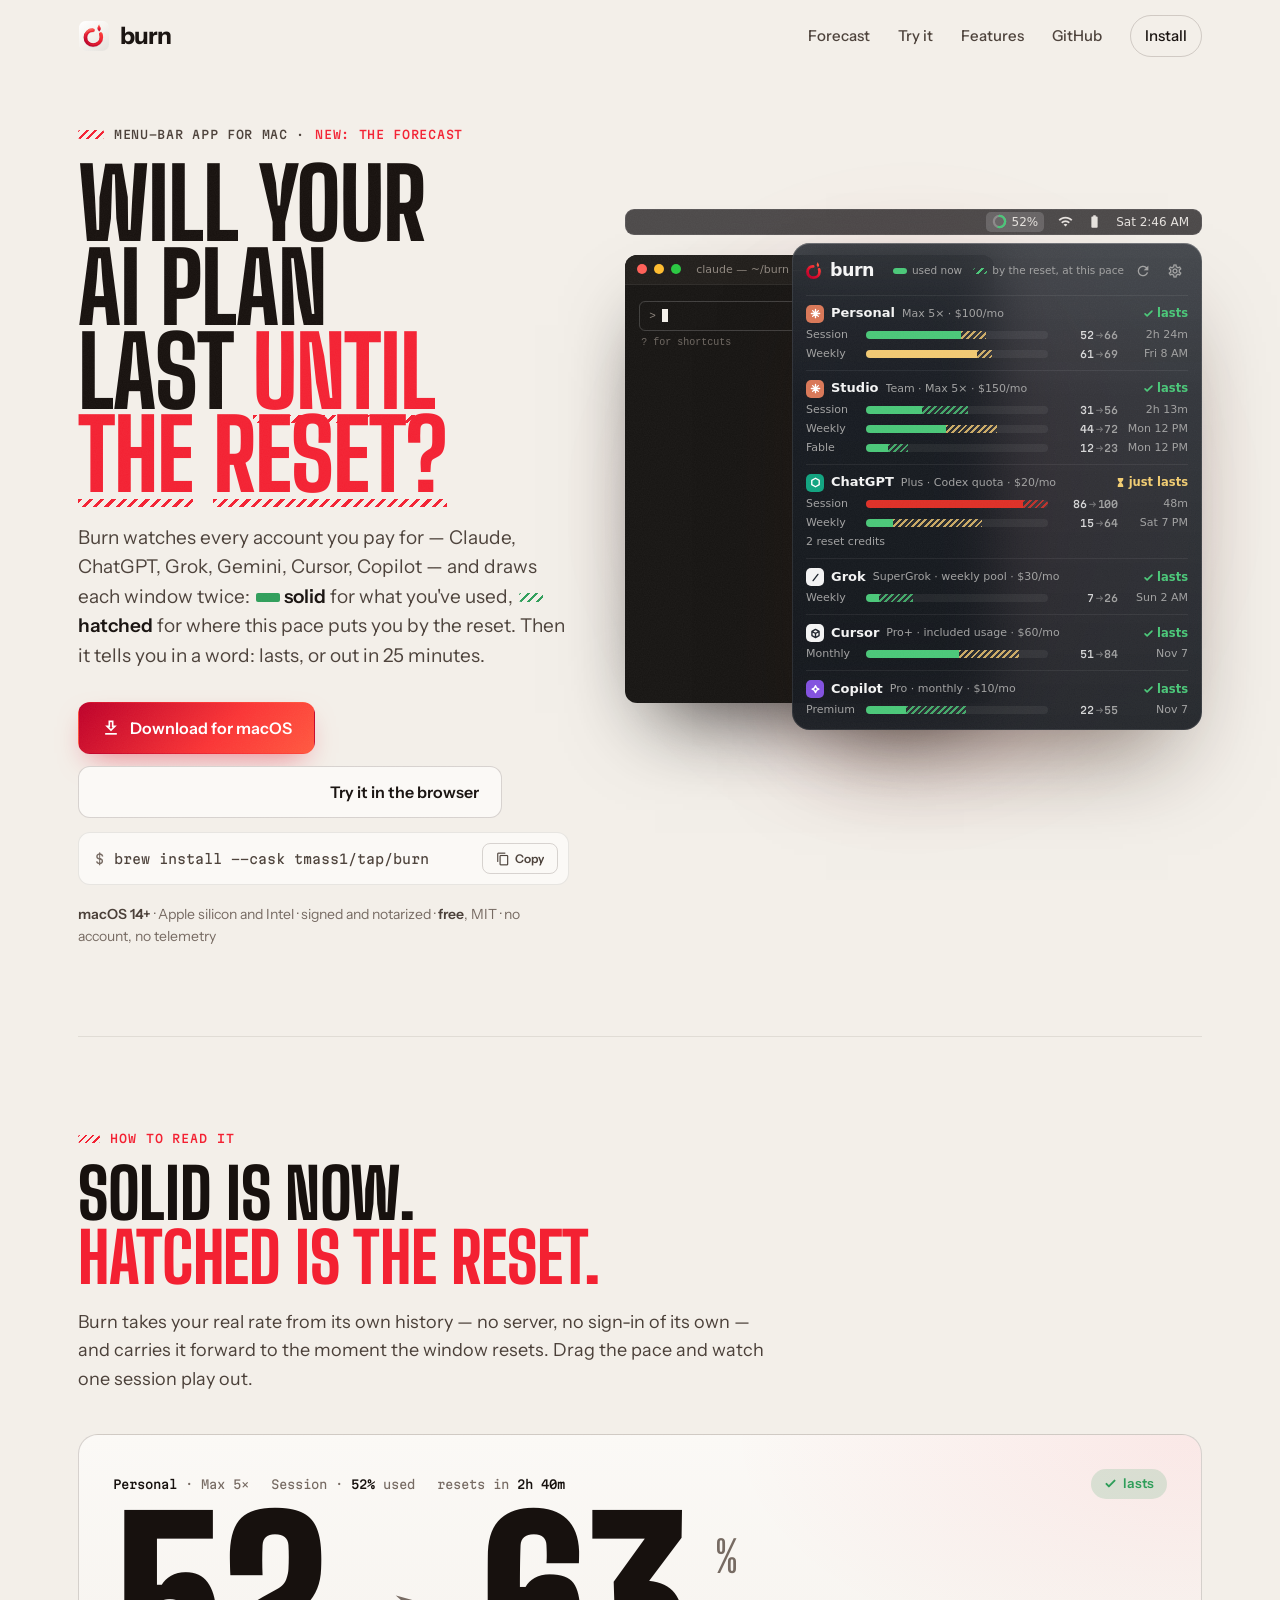
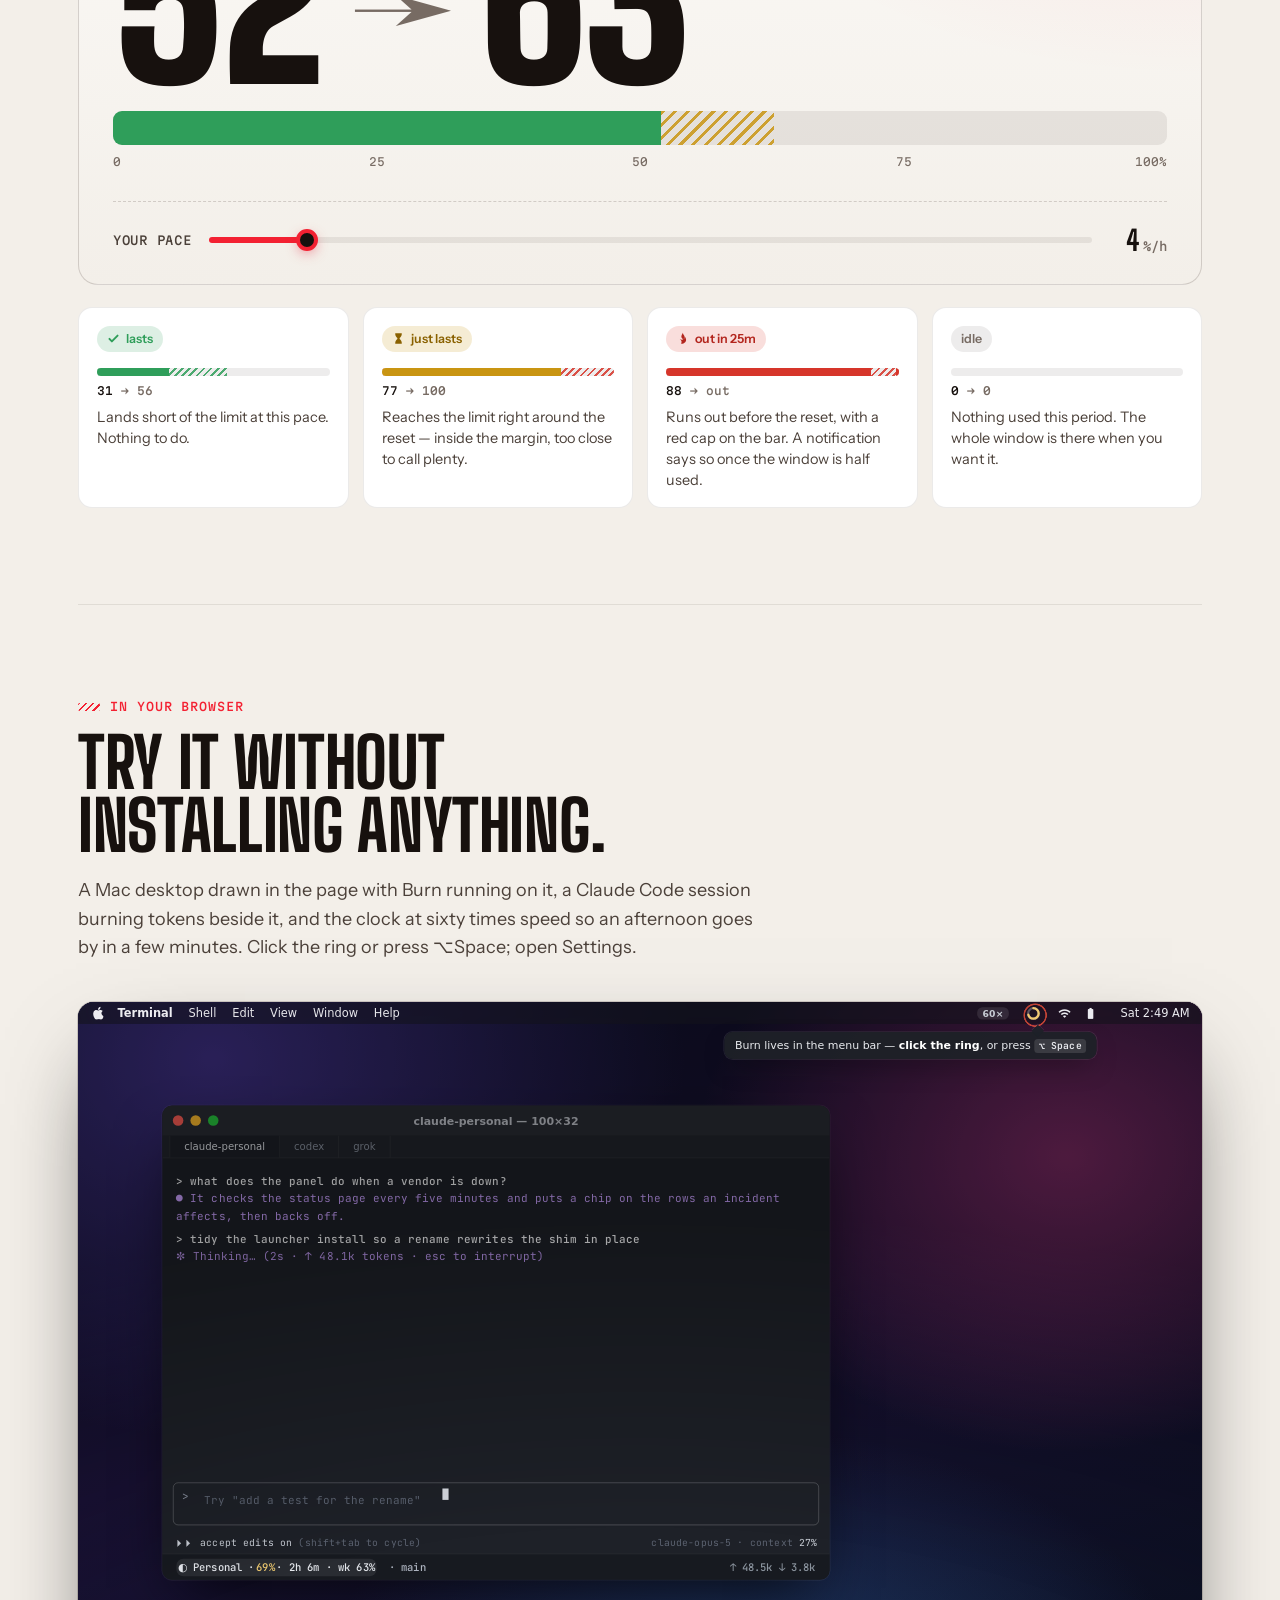
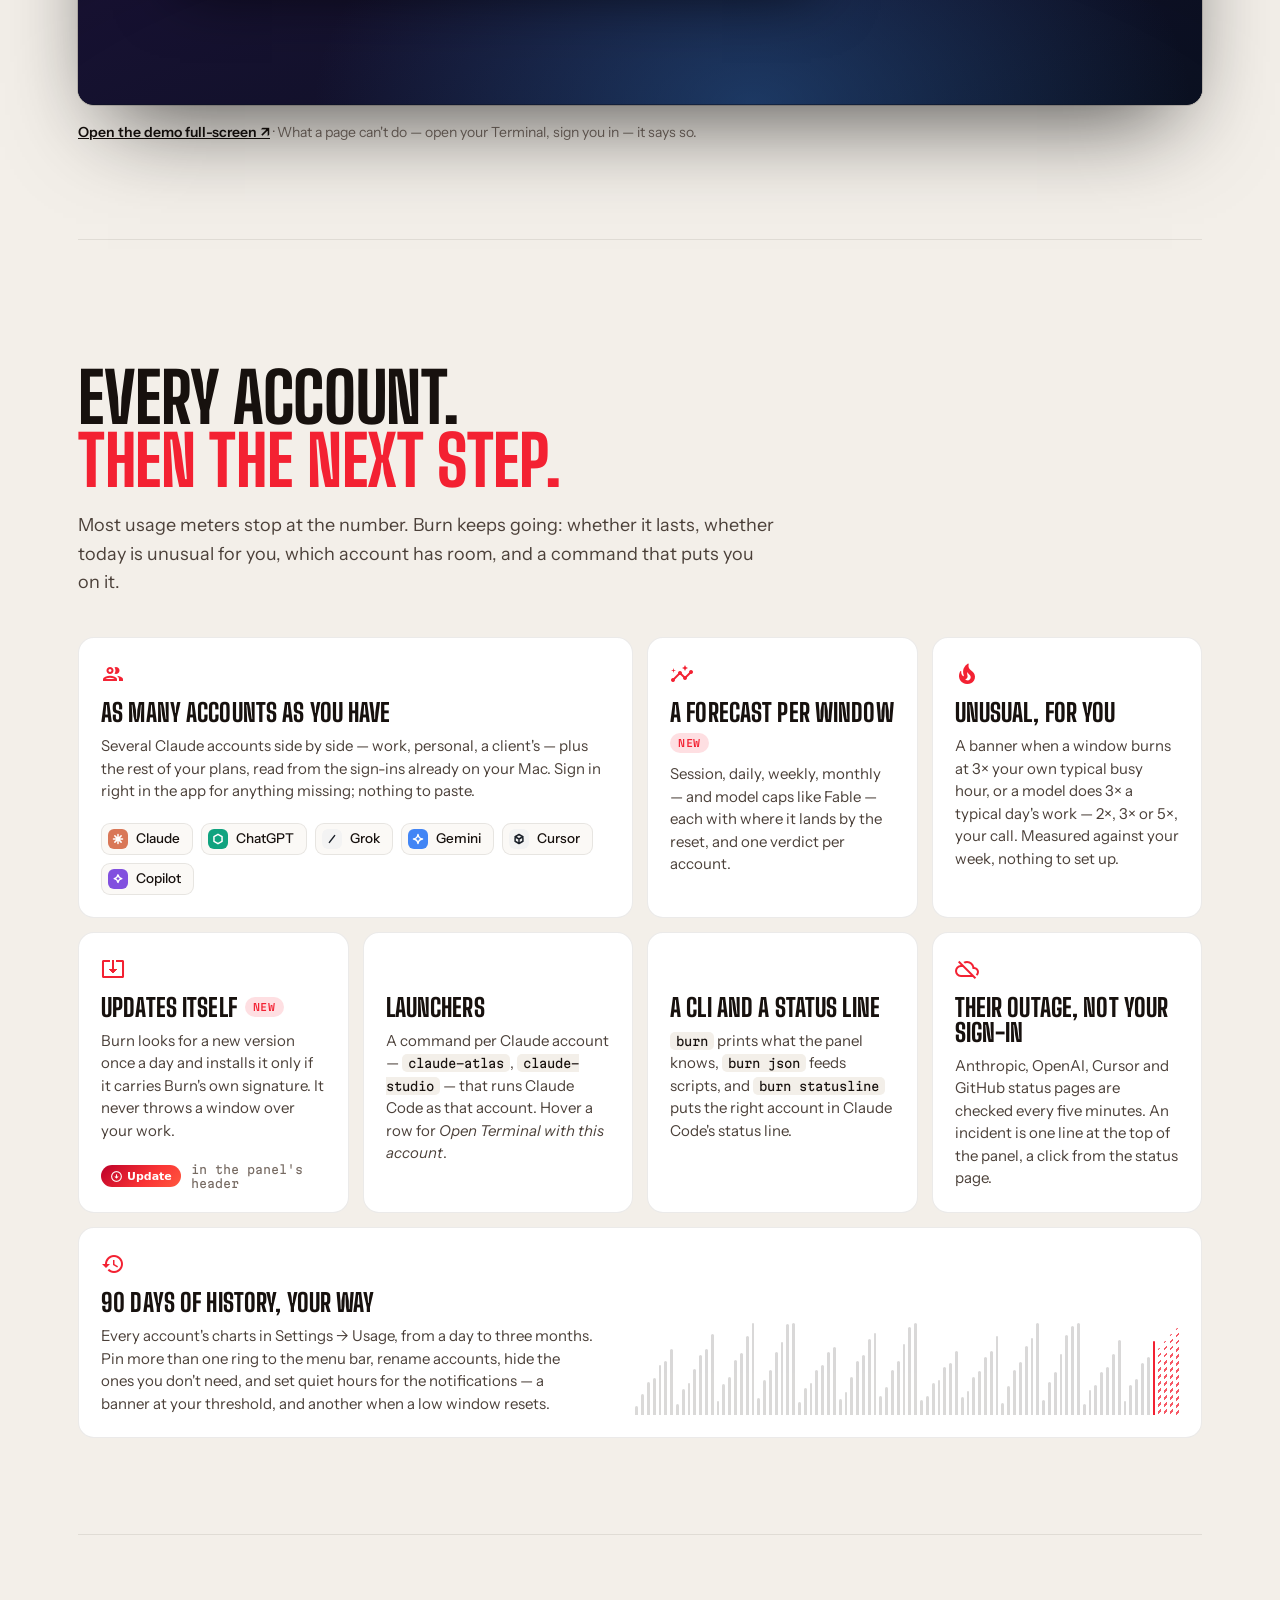
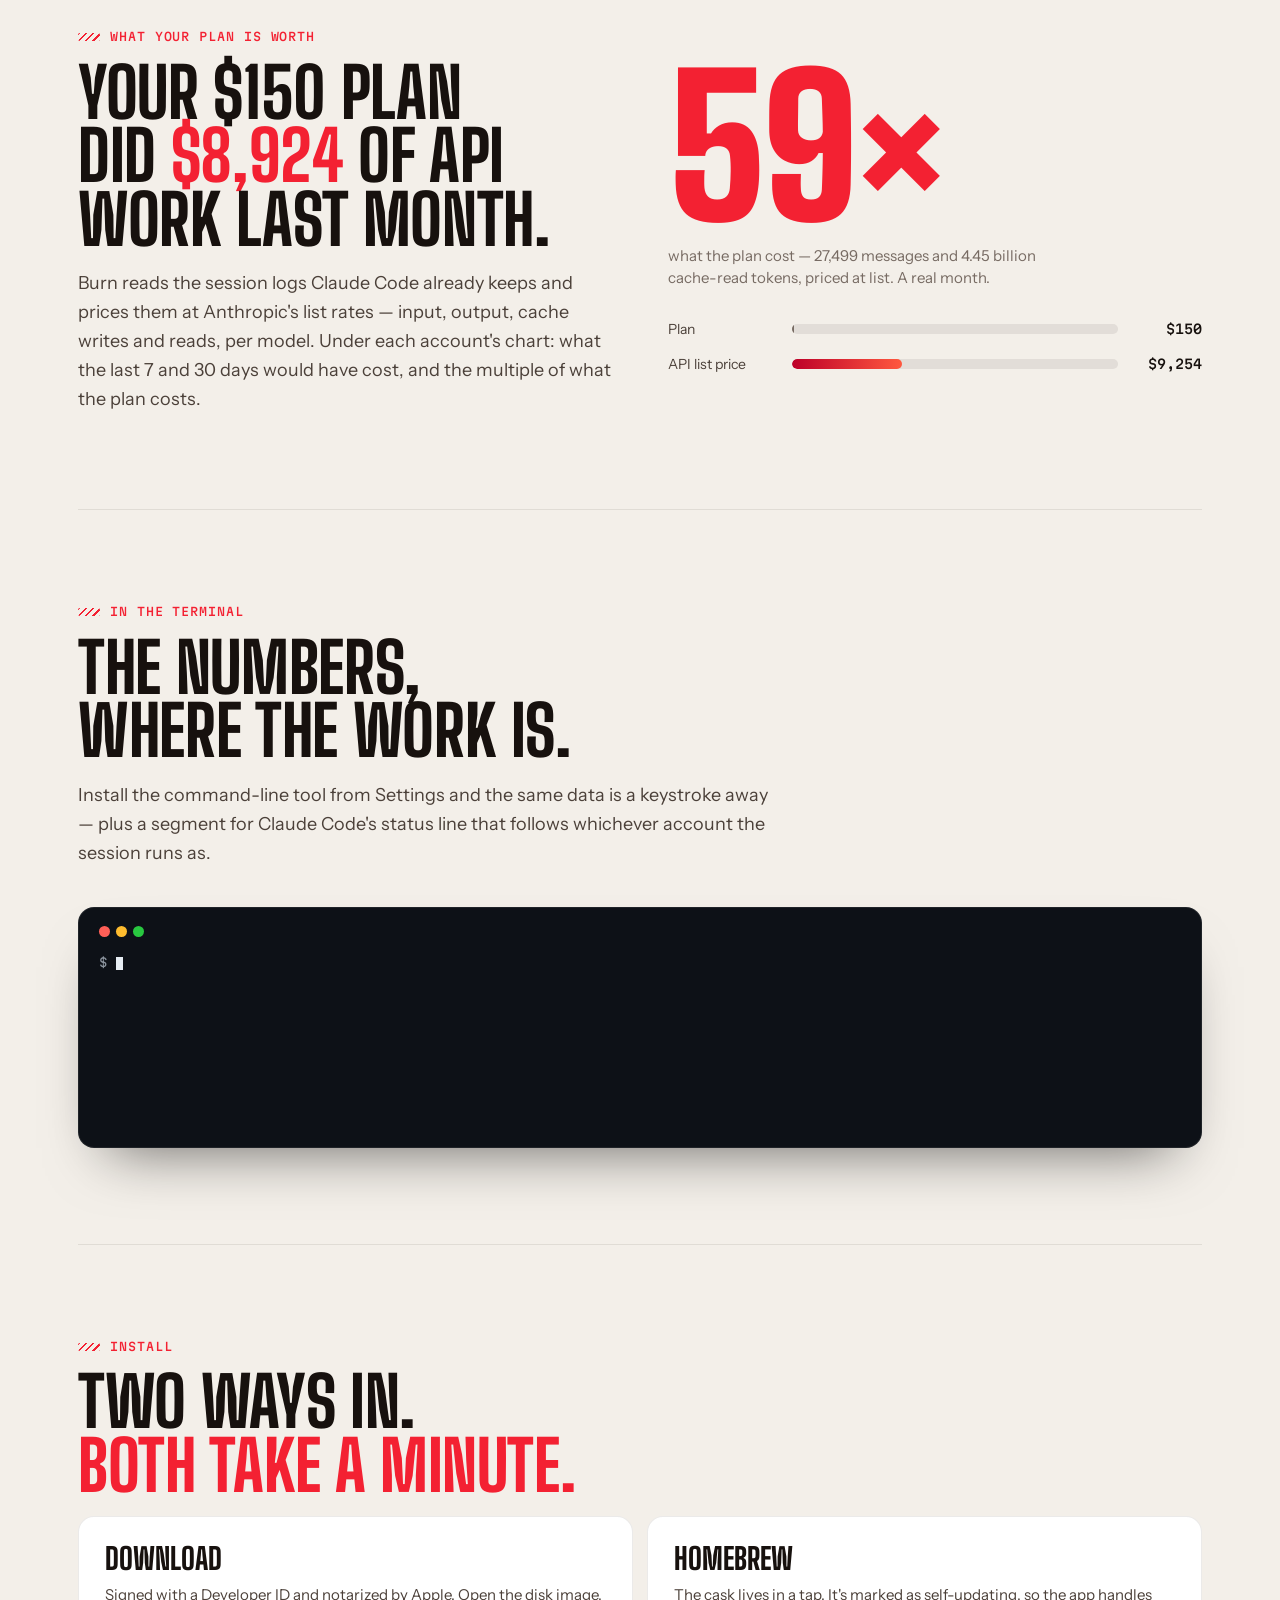
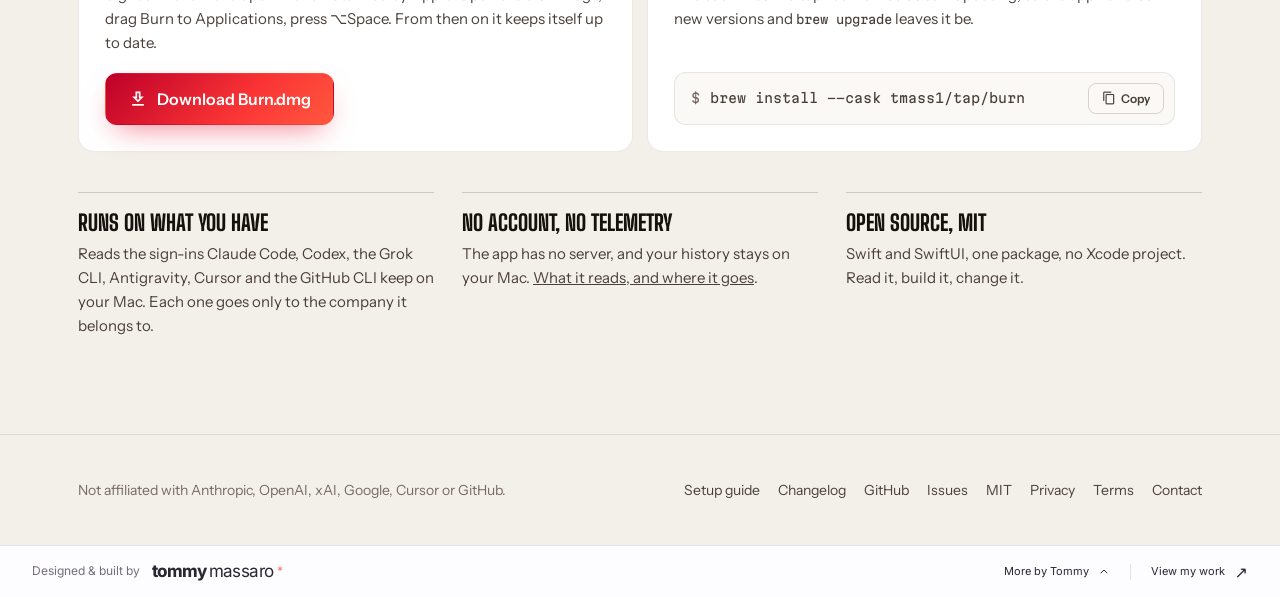
<file: site/index.html>
<!doctype html>
<html lang="en">
<head>
<meta charset="utf-8">
<meta name="viewport" content="width=device-width, initial-scale=1">
<title>Burn — will your AI plan last until the reset?</title>
<meta name="description" content="A menu-bar app for the Mac that forecasts every AI plan you pay for — Claude, ChatGPT, Grok, Gemini, Cursor, Copilot. Solid for what you've used, hatched for where this pace puts you by the reset. Free and open source.">
<meta property="og:title" content="Burn — will your AI plan last until the reset?">
<meta property="og:description" content="Every AI plan you pay for, forecast in your menu bar: what you've used, and where this pace puts you by the reset.">
<meta property="og:image" content="https://burn.tommymassaro.com/assets/og.png">
<meta property="og:url" content="https://burn.tommymassaro.com/">
<link rel="canonical" href="https://burn.tommymassaro.com/">
<meta name="theme-color" content="#0E0C0B" media="(prefers-color-scheme: dark)">
<meta name="theme-color" content="#F3EFE9" media="(prefers-color-scheme: light)">
<link rel="icon" href="assets/burn-midnight.svg" type="image/svg+xml">
<link rel="preconnect" href="https://fonts.googleapis.com">
<link rel="preconnect" href="https://fonts.gstatic.com" crossorigin>
<link rel="stylesheet" href="https://fonts.googleapis.com/css2?family=Big+Shoulders+Display:wght@600;800;900&family=Instrument+Sans:ital,wght@0,400;0,500;0,600;0,700;1,400&family=Martian+Mono:wght@400;500&display=swap">
<link rel="stylesheet" href="https://fonts.googleapis.com/icon?family=Material+Icons+Outlined">
<style>
/* The shared signature bar's Inter (signature/, Tommy's sites' common footer). Chrome ignores @font-face inside a
   shadow root, so it's declared here too; signature.js stays identical to the shared copy. */
@font-face{font-family:SignatureInter;font-weight:100 900;font-display:swap;src:url(signature/assets/inter.woff2) format("woff2")}
:root{
  --bg:#0E0C0B;--bg2:#151211;--card:#1A1615;--line:rgba(255,236,224,.08);--line2:rgba(255,236,224,.16);
  --ink:#F4EEE8;--ink2:#C8BEB5;--mute:#8F857D;
  --e1:#BD0029;--e2:#E20C29;--e3:#FA3435;--e4:#FF583F;--ember:#F32132;
  --fine:#4ac778;--warn:#f2c972;--crit:#ff5a4a;--critText:#ffa49b;--warnText:#f1cc71;
  --lane:rgba(255,236,224,.07);--glow:.5;--grain:.06;
  --display:"Big Shoulders Display",ui-sans-serif,system-ui,sans-serif;
  --body:"Instrument Sans",ui-sans-serif,system-ui,-apple-system,sans-serif;
  --mono:"Martian Mono",ui-monospace,Menlo,monospace;
  --sf:-apple-system,BlinkMacSystemFont,"SF Pro Text","Helvetica Neue",system-ui,sans-serif;
  --ease:cubic-bezier(.2,.7,.2,1);--spring:cubic-bezier(.34,1.4,.64,1);
  color-scheme:dark;
}
@media (prefers-color-scheme:light){
  :root{--bg:#F3EFE9;--bg2:#FBF9F6;--card:#FFFFFF;--line:rgba(36,22,14,.09);--line2:rgba(36,22,14,.17);--ink:#17110E;--ink2:#4B4039;--mute:#776B63;
    --fine:#2f9e5a;--warn:#c99512;--crit:#d6352a;--critText:#b3261e;--warnText:#8a6100;--lane:rgba(36,22,14,.08);--glow:.28;--grain:.045;color-scheme:light}
}
*{box-sizing:border-box}
html{scroll-behavior:smooth;overflow-x:clip}
body{margin:0;background:var(--bg);color:var(--ink);font:400 17px/1.6 var(--body);-webkit-font-smoothing:antialiased;overflow-x:clip}
body::after{content:"";position:fixed;inset:0;z-index:100;pointer-events:none;opacity:var(--grain);background-image:url("data:image/svg+xml;utf8,<svg xmlns='http://www.w3.org/2000/svg' width='160' height='160'><filter id='n'><feTurbulence type='fractalNoise' baseFrequency='.85' numOctaves='2' stitchTiles='stitch'/><feColorMatrix values='0 0 0 0 1  0 0 0 0 1  0 0 0 0 1  0 0 0 .9 0'/></filter><rect width='100%' height='100%' filter='url(%23n)'/></svg>")}
a{color:inherit}
.mi{font-family:"Material Icons Outlined";font-size:20px;line-height:1;display:inline-block;vertical-align:middle;font-feature-settings:"liga";font-style:normal;font-weight:normal}
.wrap{max-width:1180px;margin:0 auto;padding:0 28px}
.dark-only{display:inline}.light-only{display:none}
@media (prefers-color-scheme:light){.dark-only{display:none}.light-only{display:inline}}
.hatch{background:repeating-linear-gradient(135deg,currentColor 0 2px,transparent 2px 6px)}
:focus-visible{outline:2px solid var(--ember);outline-offset:3px;border-radius:4px}

/* ── reveal ─────────────────────────────────────────────── */
[data-reveal]{opacity:0;transform:translateY(24px)}
[data-reveal].in{opacity:1;transform:none;transition:opacity .9s var(--ease),transform .9s var(--ease);transition-delay:calc(var(--i,0)*90ms)}

/* ── nav ────────────────────────────────────────────────── */
#prog{position:fixed;left:0;top:0;height:3px;width:100%;color:var(--ember);transform-origin:0 50%;transform:scaleX(0);z-index:60;pointer-events:none}
.top{position:sticky;top:0;z-index:50;transition:background .35s,border-color .35s}
.top.stuck{background:color-mix(in srgb,var(--bg) 78%,transparent);-webkit-backdrop-filter:blur(16px) saturate(1.3);backdrop-filter:blur(16px) saturate(1.3);border-bottom:1px solid var(--line)}
nav{display:flex;align-items:center;justify-content:space-between;gap:20px;height:72px}
.wordmark{display:inline-flex;align-items:center;gap:10px;text-decoration:none}
.wordmark img{width:32px;height:32px;transition:transform .5s var(--spring)}
.wordmark:hover img{transform:rotate(-10deg) scale(1.06)}
.wordmark b{font:700 24px/1 var(--body);letter-spacing:-.04em}
nav .links{display:flex;align-items:center;gap:28px;font-weight:500;font-size:15px}
nav .links a{position:relative;text-decoration:none;color:var(--ink2);padding:6px 0;transition:color .2s}
nav .links a::after{content:"";position:absolute;left:0;right:0;bottom:0;height:3px;color:var(--ember);transform:scaleX(0);transform-origin:0 50%;transition:transform .35s var(--ease)}
nav .links a:hover{color:var(--ink)}
nav .links a:hover::after{transform:scaleX(1)}
nav .links a.pill{padding:8px 14px;border-radius:999px;border:1px solid var(--line2);color:var(--ink)}
nav .links a.pill::after{display:none}
nav .links a.pill:hover{border-color:var(--ember);color:var(--ember)}

/* ── hero ───────────────────────────────────────────────── */
.hero{display:grid;grid-template-columns:minmax(0,.92fr) minmax(0,1.08fr);gap:56px;align-items:center;padding:48px 0 88px;position:relative}
.eyebrow{display:inline-flex;align-items:center;gap:10px;margin:0 0 22px;font:500 11.5px/1 var(--mono);letter-spacing:.06em;text-transform:uppercase;color:var(--ink2)}
.eyebrow i{display:inline-block;width:26px;height:9px;border-radius:2px;color:var(--ember)}
.eyebrow b{color:var(--ember);font-weight:500}
h1{font:800 clamp(56px,7.6vw,102px)/.86 var(--display);letter-spacing:-.01em;text-transform:uppercase;margin:0 0 26px;text-wrap:balance}
h1[data-reveal]{opacity:1;transform:none}
h1 .w{display:inline-block;overflow:hidden;vertical-align:top;padding:.04em .02em .1em;margin:-.04em -.02em -.1em}
h1 .w>span{display:inline-block;transform:translateY(105%);transition:transform 1s var(--ease) calc(var(--i)*60ms + 60ms)}
h1.in .w>span{transform:none}
h1 em{font-style:normal;color:var(--ember);position:relative}
h1 em::after{content:"";position:absolute;left:0;right:0;bottom:.02em;height:.13em;color:var(--ember);background:repeating-linear-gradient(135deg,currentColor 0 3px,transparent 3px 8px);transform:scaleX(0);transform-origin:0 50%;transition:transform 1.1s var(--ease) .9s}
h1.in em::after{transform:scaleX(1)}
.lede{font-size:19px;line-height:1.55;color:var(--ink2);margin:0 0 32px;max-width:50ch;text-wrap:pretty}
.lede b{color:var(--ink);font-weight:600}
.lede .solid,.lede .ghost{display:inline-block;width:24px;height:9px;border-radius:2px;vertical-align:1px;margin:0 4px 0 2px}
.lede .solid{background:var(--fine)}
.lede .ghost{color:var(--fine)}
.cta{display:flex;flex-wrap:wrap;gap:12px;align-items:center}
.btn{position:relative;display:inline-flex;align-items:center;gap:9px;padding:15px 22px;border-radius:12px;font:600 16px/1 var(--body);text-decoration:none;border:1px solid transparent;transition:transform .25s var(--spring),box-shadow .25s,border-color .2s,color .2s;cursor:pointer;overflow:hidden;isolation:isolate}
.btn .mi{transition:transform .35s var(--spring)}
.btn.primary{color:#fff;background:linear-gradient(135deg,var(--e1),var(--e3) 60%,var(--e4));box-shadow:0 12px 30px -12px rgba(226,12,41,.6)}
.btn.primary::after{content:"";position:absolute;inset:0;z-index:-1;color:rgba(255,255,255,.16);background:repeating-linear-gradient(135deg,currentColor 0 2px,transparent 2px 7px);transform:translateX(-101%);transition:transform .7s var(--ease)}
.btn.primary:hover{transform:translateY(-2px);box-shadow:0 20px 40px -14px rgba(226,12,41,.75)}
.btn.primary:hover::after{transform:none}
.btn.primary:hover .mi{transform:translateY(2px)}
.btn.ghost{color:var(--ink);border-color:var(--line2);background:var(--bg2)}
.btn.ghost:hover{border-color:var(--ink2);transform:translateY(-2px)}
.brew{display:flex;align-items:center;gap:10px;margin-top:14px;padding:10px 10px 10px 16px;border:1px solid var(--line);border-radius:12px;background:var(--bg2);font:400 13px var(--mono);color:var(--ink2);max-width:100%;overflow:hidden;transition:border-color .3s,box-shadow .3s}
.brew.flash{border-color:var(--ember);box-shadow:0 0 0 4px rgba(243,33,50,.14)}
.brew span{white-space:nowrap;overflow:hidden;text-overflow:ellipsis}
.brew .dollar{color:var(--mute)}
.brew button{margin-left:auto;flex:none;border:1px solid var(--line2);background:transparent;color:var(--ink2);border-radius:8px;padding:7px 9px;cursor:pointer;font:600 12px var(--body);display:inline-flex;align-items:center;gap:5px;min-width:76px;justify-content:center;transition:color .2s,border-color .2s,background .2s}
.brew button:hover{color:var(--ink);border-color:var(--ink2)}
.brew button.ok{color:#fff;background:var(--ember);border-color:var(--ember)}
.req{margin:18px 0 0;font-size:14px;color:var(--mute)}
.req b{color:var(--ink2);font-weight:600}
.req .ver{color:var(--ink);font-weight:600}

/* the product, alive */
.shot{position:relative;min-height:650px}
.shot[data-reveal]{transform:translateY(30px) scale(.97)}
.shot[data-reveal].in{transition-duration:1.1s}
.glow{position:absolute;left:50%;top:46%;width:620px;height:620px;margin:-310px 0 0 -310px;border-radius:50%;background:radial-gradient(circle,rgba(250,52,53,var(--glow)) 0%,rgba(226,12,41,calc(var(--glow)*.35)) 40%,transparent 70%);filter:blur(40px);animation:breathe 8s ease-in-out infinite alternate;pointer-events:none}
@keyframes breathe{from{transform:scale(.92);opacity:.75}to{transform:scale(1.08);opacity:1}}
@media (min-width:1300px){.stage{margin-right:-60px}}
.stage{position:relative;height:650px}
.stage .menubar{position:absolute;left:0;right:0;top:0;margin:0;z-index:2}
.stage .app{position:absolute;right:0;top:34px;width:410px;z-index:2}
/* Claude Code, burning tokens in the window behind */
.cc{position:absolute;left:0;top:46px;width:64%;max-width:440px;height:448px;display:flex;flex-direction:column;border-radius:12px;background:#171513;box-shadow:0 40px 80px -30px rgba(0,0,0,.75),0 0 0 1px rgba(255,255,255,.08);overflow:hidden;font:400 11px/1.65 ui-monospace,"SF Mono",Menlo,monospace;color:#d8d3cd;z-index:1}
.cc-bar{display:flex;align-items:center;gap:7px;flex:none;height:30px;padding:0 12px;background:#211e1b;border-bottom:1px solid rgba(255,255,255,.06);color:#8f877f;font:500 11px var(--sf);white-space:nowrap}
.cc-bar i{flex:none;width:10px;height:10px;border-radius:50%}
.cc-bar span{margin-left:8px}
.cc-body{flex:1;min-height:0;padding:10px 14px 12px;overflow:hidden}
.cc-log{transition:opacity .5s}
.cc-l{white-space:pre;animation:ccIn .35s var(--ease) both}
@keyframes ccIn{from{opacity:0;transform:translateY(4px)}}
.cc-dim,.cc-sub{color:#8f877f}
.cc-dot{color:#5ad17b}.cc-add{color:#5ad17b}.cc-del{color:#ff7b72}
.cc-spin{margin-top:8px;color:#d77757;white-space:pre}
.cc-spin:empty{display:none}
.cc-spin .word{background:linear-gradient(90deg,#d77757 0%,#ffd2b5 50%,#d77757 100%);background-size:200% 100%;-webkit-background-clip:text;background-clip:text;color:transparent;animation:ccShine 1.8s linear infinite}
.cc-spin .meta{color:#8f877f}
@keyframes ccShine{to{background-position:-200% 0}}
.cc-in{margin-top:6px;padding:5px 9px;border:1px solid rgba(255,255,255,.18);border-radius:6px;color:#f3efe9;white-space:pre;overflow:hidden}
.cc-in .caret{display:inline-block;width:6px;height:1.15em;vertical-align:-3px;background:#f3efe9;animation:blink 1s steps(2) infinite}
.cc-hint{margin-top:4px;padding-left:2px;color:#6f6862;font-size:10px}
/* the notification Burn posts when a window won't last */
.toast{position:absolute;right:0;bottom:16px;z-index:4;display:grid;grid-template-columns:32px minmax(0,1fr) auto;gap:10px;align-items:start;width:330px;padding:10px 12px;border-radius:16px;background:rgba(40,38,40,.84);-webkit-backdrop-filter:blur(20px) saturate(1.6);backdrop-filter:blur(20px) saturate(1.6);box-shadow:0 22px 50px -16px rgba(0,0,0,.65),0 0 0 1px rgba(255,255,255,.1);color:#f3f3f3;font:400 12px/1.35 var(--sf);opacity:0;transform:translateY(16px) scale(.98);transition:opacity .4s,transform .6s var(--spring);pointer-events:none}
.toast.on{opacity:1;transform:none}
.toast img{width:32px;height:32px;border-radius:7px}
.toast b{display:block;font-weight:700;font-size:12.5px}
.toast span{display:block}
.toast .t2{color:#b9b4ae}
.toast .when{color:#9a948e;font-size:11px}
.menubar{display:flex;justify-content:flex-end;align-items:center;gap:14px;height:26px;padding:0 12px;background:rgba(18,16,18,.74);color:#e7e3df;font:500 12px var(--sf);border-radius:9px;border:1px solid rgba(255,255,255,.08);-webkit-backdrop-filter:blur(12px);backdrop-filter:blur(12px)}
.menubar .mi{font-size:15px;color:#e7e3df}
.menubar .ring{display:inline-flex;align-items:center;gap:5px;height:20px;padding:0 6px;border-radius:5px;background:rgba(255,255,255,.16);font-variant-numeric:tabular-nums}
.menubar .ring svg{width:15px;height:15px;transform:rotate(-90deg)}
.menubar .trk{fill:none;stroke:rgba(255,255,255,.24);stroke-width:2.4}
.menubar .arc{fill:none;stroke:#4ac778;transition:stroke .4s;stroke-width:2.4;stroke-linecap:round;stroke-dasharray:37.7;stroke-dashoffset:37.7}

/* the app's own panel: Forecast on frosted glass */
.app{position:relative;width:100%;border-radius:18px;padding:10px 14px 4px;color:#f3f3f3;font:500 13px/1.3 var(--sf);
  background:linear-gradient(180deg,rgba(255,255,255,.06),transparent 32%),linear-gradient(180deg,rgba(26,31,39,.64),rgba(19,23,29,.76));
  -webkit-backdrop-filter:blur(26px) saturate(1.7);backdrop-filter:blur(26px) saturate(1.7);
  box-shadow:inset 0 1px 0 rgba(255,255,255,.16),inset 0 0 0 1px rgba(255,255,255,.09),0 60px 110px -36px rgba(0,0,0,.85)}
@media (prefers-color-scheme:light){.app{background:linear-gradient(180deg,rgba(255,255,255,.06),transparent 32%),linear-gradient(180deg,rgba(26,31,39,.86),rgba(19,23,29,.92));box-shadow:inset 0 1px 0 rgba(255,255,255,.16),inset 0 0 0 1px rgba(255,255,255,.09),0 50px 90px -34px rgba(40,20,10,.55)}}
.app .ph{display:flex;align-items:center;gap:6px;height:36px;margin-bottom:6px}
.app .ph .mark{width:15px;height:17px}
.app .ph .wm{font:800 17.5px/1 ui-rounded,"SF Pro Rounded",var(--sf);letter-spacing:-.03em;color:#f5f5f5;margin-left:3px;margin-right:auto}
.app .lg{display:flex;align-items:center;gap:5px;font-size:10.5px;color:#a1a1a1;white-space:nowrap}
.app .lg i{display:inline-block;width:14px;height:6px;border-radius:3px}
.app .lg i.s{background:#4ac778}.app .lg i.g{margin-left:6px;color:#4ac778}
.app .hb{display:grid;place-items:center;width:26px;height:26px;border-radius:6px;color:#a1a1a1}
.app .hb .mi{font-size:16px}
.app .r{padding:9px 0;border-top:1px solid rgba(255,255,255,.065)}
.app .rh{display:flex;align-items:center;gap:7px;min-height:18px;margin-bottom:5px;min-width:0}
.app .tile{display:grid;place-items:center;flex:none;width:18px;height:18px;border-radius:5px;opacity:0;transform:scale(.5);transition:transform .55s var(--spring),opacity .3s;transition-delay:calc(var(--i)*90ms + 100ms)}
.app.live .tile{opacity:1;transform:none}
.app .tile svg{width:11px;height:11px;fill:none;stroke:#fff;stroke-width:2;stroke-linecap:round;stroke-linejoin:round}
.app .t-claude{background:#D97757}.app .t-codex{background:#10A37F}.app .t-grok,.app .t-cursor{background:#f3f3f3}.app .t-copilot{background:#8250df}
.app .t-grok svg,.app .t-cursor svg{stroke:#1b212a}
.app .nm{font-weight:700;font-size:13px;white-space:nowrap}
.app .pl{font-size:11px;color:#a1a1a1;white-space:nowrap;overflow:hidden;text-overflow:ellipsis;min-width:0}
.app .surge{display:inline-flex;align-items:center;gap:3px;flex:none;height:18px;padding:0 7px;border-radius:9px;background:rgba(242,201,114,.15);color:#f1cc71;font-size:11px;font-weight:700;white-space:nowrap;opacity:0;transform:scale(.85);transition:opacity .35s,transform .5s var(--spring)}
.app .surge.on{opacity:1;transform:none}
.app .surge svg{width:8px;height:10px;fill:#f2c972}
.app .v{margin-left:auto;display:inline-flex;align-items:center;gap:3px;flex:none;font-size:11.5px;font-weight:700;white-space:nowrap;opacity:0;transform:translateX(6px);transition:opacity .4s,transform .5s var(--ease)}
.app .v.on{opacity:1;transform:none}
.app .v svg{width:11px;height:11px;fill:none;stroke:currentColor;stroke-width:2.4;stroke-linecap:round;stroke-linejoin:round}
.app .v.ok{color:#4ac778}.app .v.crit{color:#ffa49b}.app .v.warn{color:#f1cc71}.app .v.idle{color:#a1a1a1;font-weight:600}
.app .v.crit svg,.app .v.warn svg{fill:currentColor;stroke:none}
.app .bl{display:grid;grid-template-columns:52px minmax(0,1fr) 62px 62px;gap:8px;align-items:center;height:14px;margin-top:5px;font-size:11px}
.app .lb{color:#a1a1a1;font-weight:500}
.app .tk{position:relative;height:8px;border-radius:4px;background:rgba(255,255,255,.06);overflow:hidden}
.app .tk .now,.app .tk .gh{position:absolute;top:0;bottom:0;left:0;width:0}
.app .tk .gh{color:var(--c);opacity:.8;background:repeating-linear-gradient(135deg,currentColor 0 2px,transparent 2px 4.5px)}
.app .tk .cap{position:absolute;right:0;top:0;bottom:0;width:3px;background:#de2f26;opacity:0;transition:opacity .3s}
.app .tk .cap.on{opacity:1}
.app .nv{font:500 11px var(--mono);font-size:10px;letter-spacing:-.02em;color:rgba(243,243,243,.85);text-align:right;white-space:nowrap;font-variant-numeric:tabular-nums}
.app .nv em{font-style:normal;color:rgba(161,161,161,.55);margin:0 2px}
.app .nv i{font-style:normal}
.app .nv span{color:#a1a1a1}.app .nv span.x{color:#ffa49b;font-weight:600}
.app .rs{color:#a1a1a1;text-align:right;white-space:nowrap;font-variant-numeric:tabular-nums}
.app .note{font-size:11px;color:#a1a1a1;margin-top:5px}

/* ── sections ───────────────────────────────────────────── */
.section{padding:96px 0;border-top:1px solid var(--line);scroll-margin-top:72px;position:relative}
.kicker{display:flex;align-items:center;gap:10px;font:500 11.5px/1 var(--mono);letter-spacing:.08em;text-transform:uppercase;color:var(--ember);margin:0 0 18px}
.kicker::before{content:"";width:22px;height:8px;border-radius:2px;color:var(--ember);background:repeating-linear-gradient(135deg,currentColor 0 2px,transparent 2px 5px)}
h2{font:800 clamp(40px,5.4vw,72px)/.92 var(--display);text-transform:uppercase;letter-spacing:-.005em;margin:0 0 18px;text-wrap:balance}
h2 em{font-style:normal;color:var(--ember)}
.sub{font-size:18px;color:var(--ink2);max-width:58ch;margin:0 0 40px;text-wrap:pretty}
.new{display:inline-flex;align-items:center;height:20px;padding:0 8px;border-radius:999px;background:rgba(243,33,50,.14);color:var(--ember);font:500 10px/1 var(--mono);letter-spacing:.06em;text-transform:uppercase;vertical-align:middle}

/* the forecast board */
.board{position:relative;padding:34px 34px 30px;border:1px solid var(--line2);border-radius:20px;background:linear-gradient(180deg,var(--bg2),var(--bg));overflow:hidden}
.board::before{content:"";position:absolute;inset:0;pointer-events:none;background:radial-gradient(70% 90% at 100% 0%,rgba(243,33,50,.08),transparent 60%)}
.bmeta{display:flex;flex-wrap:wrap;align-items:center;gap:8px 22px;font:400 12px var(--mono);color:var(--mute);margin-bottom:8px;position:relative}
.bmeta b{color:var(--ink);font-weight:500}
.bmeta .verdict{margin-left:auto}
.figs{display:flex;align-items:baseline;gap:.12em;font:900 clamp(92px,17vw,220px)/.8 var(--display);letter-spacing:-.02em;font-variant-numeric:tabular-nums;margin:14px 0 24px;position:relative}
.figs .arrow{font-weight:600;color:var(--mute);font-size:.55em;transform:translateY(-.18em)}
.figs .land{transition:color .3s}
.figs .unit{font:600 .2em/1 var(--display);color:var(--mute);align-self:flex-start;margin-top:.5em}
.lane{position:relative;height:34px;border-radius:9px;background:var(--lane);overflow:hidden}
.lane .now,.lane .gh{position:absolute;top:0;bottom:0;left:0}
.lane .now{background:var(--fine);transition:background .3s}
.lane .gh{color:var(--fine);opacity:.85;background:repeating-linear-gradient(135deg,currentColor 0 3px,transparent 3px 9px)}
.lane .cap{position:absolute;right:0;top:0;bottom:0;width:6px;background:var(--crit);transform:scaleY(0);transition:transform .35s var(--spring)}
.lane .cap.on{transform:none}
.scale{position:relative;height:16px;margin-top:10px;font:400 11px var(--mono);color:var(--mute)}
.scale span{position:absolute;top:0;transform:translateX(-50%)}
.scale span:first-child{transform:none}.scale span:last-child{transform:translateX(-100%)}
.pace{display:grid;grid-template-columns:auto minmax(0,1fr) auto;gap:18px;align-items:center;margin-top:30px;padding-top:24px;border-top:1px dashed var(--line2);position:relative}
.pace label{font:500 12px var(--mono);text-transform:uppercase;letter-spacing:.06em;color:var(--ink2)}
.pace output{font:800 28px/1 var(--display);font-variant-numeric:tabular-nums;min-width:4.4ch;text-align:right}
.pace output small{font:500 12px var(--mono);color:var(--mute);margin-left:4px}
input[type=range]{-webkit-appearance:none;appearance:none;width:100%;height:28px;background:transparent;cursor:pointer;margin:0}
input[type=range]::-webkit-slider-runnable-track{height:6px;border-radius:3px;background:linear-gradient(90deg,var(--ember) var(--p,40%),var(--lane) var(--p,40%))}
input[type=range]::-moz-range-track{height:6px;border-radius:3px;background:var(--lane)}
input[type=range]::-moz-range-progress{height:6px;border-radius:3px;background:var(--ember)}
input[type=range]::-webkit-slider-thumb{-webkit-appearance:none;width:22px;height:22px;margin-top:-8px;border-radius:50%;background:var(--ink);border:4px solid var(--ember);box-shadow:0 4px 14px -4px rgba(226,12,41,.7);transition:transform .2s var(--spring)}
input[type=range]::-moz-range-thumb{width:14px;height:14px;border-radius:50%;background:var(--ink);border:4px solid var(--ember)}
input[type=range]:active::-webkit-slider-thumb{transform:scale(1.15)}
.verdict{display:inline-flex;align-items:center;gap:6px;height:30px;padding:0 13px;border-radius:999px;font:600 13.5px/1 var(--body);white-space:nowrap;transition:background .3s,color .3s}
.verdict svg{width:13px;height:13px;fill:currentColor}
.verdict.ok svg{fill:none;stroke:currentColor;stroke-width:2.4;stroke-linecap:round;stroke-linejoin:round}
.verdict.ok{background:color-mix(in srgb,var(--fine) 16%,transparent);color:var(--fine)}
.verdict.warn{background:color-mix(in srgb,var(--warn) 18%,transparent);color:var(--warnText)}
.verdict.crit{background:color-mix(in srgb,var(--crit) 16%,transparent);color:var(--critText)}
.verdict.idle{background:var(--lane);color:var(--mute)}
.legend{display:grid;grid-template-columns:repeat(4,minmax(0,1fr));gap:14px;margin-top:22px}
.leg{padding:18px 18px 16px;border-radius:14px;border:1px solid var(--line);background:var(--card);transition:transform .3s var(--spring),border-color .3s}
.leg:hover{transform:translateY(-3px);border-color:var(--line2)}
.leg .verdict{display:flex;width:max-content;height:26px;font-size:12.5px;padding:0 10px}
.leg .mini{position:relative;height:8px;border-radius:4px;background:var(--lane);overflow:hidden;margin:16px 0 8px}
.leg .mini i{position:absolute;top:0;bottom:0;left:0}
.leg .mini i.g{opacity:.85;background:repeating-linear-gradient(135deg,currentColor 0 2px,transparent 2px 5px)}
.leg .nums{font:500 11px var(--mono);color:var(--mute);margin-bottom:10px}
.leg .nums b{color:var(--ink);font-weight:500}
.leg p{margin:0;font-size:14.5px;line-height:1.45;color:var(--ink2)}

/* demo */
.demo-frame{position:relative;aspect-ratio:1280/800;border-radius:16px;overflow:hidden;background:#0d1226;box-shadow:0 40px 90px -30px rgba(0,0,0,.7),0 0 0 1px var(--line2)}
.demo-frame iframe{position:absolute;inset:0;width:100%;height:100%;border:0;display:block}
.demo-note{margin:16px 0 0;font-size:14px;color:var(--mute)}
.demo-note a{color:var(--ink);font-weight:600}
@media (max-width:640px){.demo-frame{display:none}.demo-note{margin-top:0}}

/* features */
.bento{display:grid;grid-template-columns:repeat(4,minmax(0,1fr));gap:14px}
.feat{position:relative;display:flex;flex-direction:column;background:var(--card);border:1px solid var(--line);border-radius:16px;padding:24px 22px 22px;overflow:hidden;transition:transform .3s var(--spring),border-color .3s,box-shadow .3s}
.feat::before{content:"";position:absolute;inset:0;pointer-events:none;color:rgba(243,33,50,.1);background:repeating-linear-gradient(135deg,currentColor 0 2px,transparent 2px 9px);-webkit-mask:radial-gradient(220px circle at var(--mx,50%) var(--my,0%),#000,transparent 70%);mask:radial-gradient(220px circle at var(--mx,50%) var(--my,0%),#000,transparent 70%);opacity:0;transition:opacity .35s}
.feat:hover{transform:translateY(-4px);border-color:rgba(243,33,50,.38);box-shadow:0 26px 50px -32px rgba(0,0,0,.55)}
.feat:hover::before{opacity:1}
.feat.wide{grid-column:span 2}
.feat.full{grid-column:1/-1;display:grid;grid-template-columns:minmax(0,1fr) minmax(0,1.1fr);gap:10px 40px;align-items:end}
.feat.full .txt{display:flex;flex-direction:column}
.days{display:flex;align-items:flex-end;gap:3px;height:96px}
.days i{flex:1;min-width:0;height:var(--h);border-radius:2px 2px 0 0;background:color-mix(in srgb,var(--ink) 16%,transparent);transform-origin:50% 100%;transform:scaleY(0);transition:transform .8s var(--ease) calc(var(--d)*12ms)}
.days i.hot{background:var(--ember)}
.days i.fc{color:var(--ember);background:repeating-linear-gradient(135deg,currentColor 0 2px,transparent 2px 5px);opacity:.75}
.feat.in .days i,.feat:not([data-reveal]) .days i{transform:none}
.feat .mi{color:var(--ember);font-size:24px;margin-bottom:14px;transition:transform .4s var(--spring)}
.feat:hover .mi{transform:translateY(-2px) scale(1.12)}
.feat h3{display:flex;flex-wrap:wrap;align-items:center;gap:8px;font:800 25px/1 var(--display);text-transform:uppercase;letter-spacing:.005em;margin:0 0 10px;position:relative}
.feat p{margin:0;font-size:15px;color:var(--ink2);line-height:1.5;position:relative}
.feat code{font:400 12px var(--mono);background:var(--bg);padding:2px 6px;border-radius:5px;color:var(--ink)}
.tiles{display:flex;flex-wrap:wrap;gap:8px;margin-top:auto;padding-top:20px}
.tiles span{display:inline-flex;align-items:center;gap:8px;height:32px;padding:0 12px 0 6px;border-radius:9px;border:1px solid var(--line);background:var(--bg2);font-size:13.5px;font-weight:500}
.tiles i{display:grid;place-items:center;width:20px;height:20px;border-radius:6px}
.tiles svg{width:12px;height:12px;fill:none;stroke:#fff;stroke-width:2;stroke-linecap:round;stroke-linejoin:round}
.upd{margin-top:auto;padding-top:20px;display:flex;align-items:center;gap:10px;font:400 11.5px var(--mono);color:var(--mute)}
.upd .pillu{display:inline-flex;align-items:center;gap:4px;height:22px;padding:0 9px;border-radius:999px;color:#fff;background:linear-gradient(135deg,var(--e1),var(--e3) 60%,var(--e4));font:700 11px/1 var(--sf)}
.upd .pillu .mi{font-size:13px;color:#fff;margin:0}

/* worth */
.stat{display:grid;grid-template-columns:minmax(0,1fr) minmax(0,1fr);gap:56px;align-items:center}
.big{font:900 clamp(110px,15vw,200px)/.82 var(--display);letter-spacing:-.02em;color:var(--ember);font-variant-numeric:tabular-nums}
.big small{display:block;font:400 15px/1.45 var(--body);letter-spacing:0;color:var(--mute);margin-top:18px;max-width:40ch}
.cmp{display:grid;gap:12px;margin-top:30px;font-size:14px;color:var(--ink2)}
.cmp div{display:grid;grid-template-columns:110px 1fr 70px;gap:14px;align-items:center}
.cmp b{text-align:right;color:var(--ink);font:500 13px var(--mono)}
.cmp .bar{height:10px;border-radius:5px;background:var(--lane);overflow:hidden}
.cmp .bar i{display:block;height:100%;width:0;border-radius:5px;background:var(--mute);transition:width 1.6s var(--ease) .2s}
.cmp .bar i.hot{background:linear-gradient(90deg,var(--e1),var(--e4));transition-delay:.5s}
.in .cmp .bar i{width:var(--w)}

/* terminal */
.term{background:#0d1117;color:#e6edf3;border-radius:16px;padding:18px 20px;font:400 12px/1.85 var(--mono);border:1px solid rgba(255,255,255,.08);overflow-x:auto;box-shadow:0 30px 60px -30px rgba(0,0,0,.6)}
.term .bar3{display:flex;gap:6px;margin-bottom:14px}
.term .bar3 i{width:11px;height:11px;border-radius:50%;background:#2c313a}
.term .bar3 i:first-child{background:#ff5f57}.term .bar3 i:nth-child(2){background:#febc2e}.term .bar3 i:nth-child(3){background:#28c840}
.term .tl{white-space:pre;min-height:1.85em}
.term .out{opacity:0;transform:translateX(-6px);transition:opacity .3s,transform .3s var(--ease)}
.term .out.on{opacity:1;transform:none}
.term .p2{display:none}.term .p2.on{display:block}
.term .c{color:#8b949e}.term .g{color:#5ad17b}.term .y{color:#f2c972}.term .r{color:#ff7b72}
.term .cur{display:none;width:7px;height:1.1em;background:#e6edf3;vertical-align:-3px;margin-left:1px;animation:blink 1s steps(2) infinite}
.term .cur.on{display:inline-block}
@keyframes blink{to{opacity:0}}

/* install */
.install{display:grid;grid-template-columns:minmax(0,1fr) minmax(0,1fr);gap:14px}
.card{display:flex;flex-direction:column;background:var(--card);border:1px solid var(--line);border-radius:16px;padding:26px;transition:transform .3s var(--spring),border-color .3s}
.card:hover{transform:translateY(-3px);border-color:var(--line2)}
.card h3{font:800 30px/1 var(--display);text-transform:uppercase;margin:0 0 10px}
.card p{margin:0 0 18px;color:var(--ink2);font-size:15px}
.card .btn{align-self:flex-start;margin-top:auto}
.card .brew{margin-top:auto}
.priv{display:grid;grid-template-columns:repeat(3,minmax(0,1fr));gap:28px;margin-top:40px}
.priv div{font-size:15px;color:var(--ink2);padding-top:18px;border-top:1px solid var(--line2)}
.priv b{display:block;color:var(--ink);font:800 22px/1.05 var(--display);text-transform:uppercase;margin-bottom:8px}
.priv code{font:400 12px var(--mono)}

footer{padding:44px 0;border-top:1px solid var(--line);color:var(--mute);font-size:14px}
footer .row2{display:flex;flex-wrap:wrap;gap:18px;align-items:center;justify-content:space-between}
footer a{color:var(--ink2);text-decoration:none;transition:color .2s}
footer a:hover{color:var(--ink)}

@media (max-width:960px){
  .hero,.stat,.install{grid-template-columns:minmax(0,1fr)}
  .hero{padding-top:20px;gap:24px}
  .shot{min-height:0;padding:20px 0 10px}
  .bento{grid-template-columns:repeat(2,minmax(0,1fr))}
  .legend{grid-template-columns:repeat(2,minmax(0,1fr))}
  nav .links a:not(.pill){display:none}
}
@media (max-width:620px){
  .wrap{padding:0 16px}
  .section{padding:72px 0}
  .bento,.legend,.priv{grid-template-columns:minmax(0,1fr)}
  .feat.wide{grid-column:auto}
  .board{padding:22px 18px 20px}
  .eyebrow{font-size:9.5px;gap:8px}
  .pace{grid-template-columns:minmax(0,1fr) auto}
  .pace label{grid-column:1/-1}
  .bmeta .verdict{margin-left:0}
  .app{padding:8px 11px 3px}
  .app .bl{grid-template-columns:46px minmax(0,1fr) 54px 54px;gap:6px}
  .app .pl{display:none}
  .app .lg{display:none}
  .cc{display:none}
  .stage{height:auto}
  .stage .menubar,.stage .app{position:relative;top:auto;right:auto}
  .stage .app{width:100%;margin-top:8px}
  .toast{bottom:8px;right:6px;width:min(330px,calc(100% - 12px))}
  .cmp div{grid-template-columns:90px 1fr 60px}
}
@media (prefers-reduced-motion:reduce){
  *,*::before,*::after{animation-duration:.001ms!important;animation-iteration-count:1!important;transition-duration:.001ms!important;transition-delay:0ms!important;scroll-behavior:auto!important}
  [data-reveal]{opacity:1;transform:none}
  h1 .w>span{transform:none}
}
</style>
    <!--
      PostHog, shared with every tommymassaro.com site and read back at
      stats.tommymassaro.com. The canonical copy of this tag, with the
      reasoning behind each line, is snippets/subdomain-analytics.html in
      tmass1/portfolio - change it there and copy, rather than editing one
      site's version into something subtly different from the others.

      Reports nothing from localhost by design, so it cannot be verified in
      dev; load the deployed page with ?__posthog_debug=true instead. Visit
      any page once with ?analytics=off to keep your own visits out.
    -->
    <script>
      (function () {
        /* ── 1. Which site this is ───────────────────────────────────────────
           Set it per deployment, or leave it empty and it is taken from the
           hostname — `mark.tommymassaro.com` becomes "mark". Set it by hand when
           two hostnames are really one product and should read as one site. */
        var SITE = "";

        var KEY = "phc_uaWkjgzs42jdt5M9k7JX8CHZdMBbzteeJjDJqNhHGf8s";
        /* The portfolio's relay, which passes everything on to PostHog. The
           reasoning is in worker/relay.ts there, and not here: this comment is
           served to every reader. */
        var HOST = "https://tommymassaro.com/api/relay";

        var host = location.hostname;

        if (!SITE) {
          SITE =
            host === "tommymassaro.com" || host === "www.tommymassaro.com"
              ? "portfolio"
              : host.split(".")[0];
        }

        /* ── 2. Nothing from a dev machine ───────────────────────────────────
           A deny-list rather than a list of production hostnames, so a new
           subdomain starts reporting on its own instead of silently going dark
           until somebody remembers this file. The portfolio learned this the
           expensive way: every page of it was clicked through on localhost while
           it was being built, and all of it was counted. */
        var DEV = ["localhost", "127.0.0.1", "[::1]"];
        if (DEV.indexOf(host) !== -1 || /\.(local|localhost)$/.test(host)) return;

        var cookie = function (name) {
          var m = document.cookie.match("(^|; )" + name + "=([^;]*)");
          return m ? decodeURIComponent(m[2]) : null;
        };

        /* Written on the parent domain on purpose: one opt-out then covers every
           subdomain at once. localStorage could not — it is scoped per origin, so
           switching off on the portfolio would leave every app still counting. */
        var setCookie = function (name, value, maxAge) {
          document.cookie =
            name +
            "=" +
            encodeURIComponent(value) +
            ";domain=.tommymassaro.com;path=/;max-age=" +
            maxAge +
            ";samesite=lax;secure";
        };

        /* ── 3. The per-device opt-out ───────────────────────────────────────
           Visit any of these sites once with `?analytics=off` and none of them
           count this browser again; `?analytics=on` undoes it. Deliberately
           guessable — anyone who finds it can opt themselves out too, which is a
           feature. The alternative is a secret, and a secret in client-side
           JavaScript is not one. */
        try {
          var q = new URLSearchParams(location.search).get("analytics");
          if (q === "off") setCookie("tm-analytics-off", "1", 10 * 365 * 86400);
          if (q === "on") setCookie("tm-analytics-off", "", 0);
        } catch (e) {
          /* No URLSearchParams, or a malformed query. Analytics simply stay on. */
        }

        if (cookie("tm-analytics-off") === "1") return;

        /* An explicit refusal always wins. See the consent note at the top: this
           reads an answer that nothing writes yet. */
        if (cookie("tm-consent") === "denied") return;

        /* ── 4. Load and start ───────────────────────────────────────────────
           The same loader the portfolio uses in production: the library from the
           relay with an `onload`, rather than PostHog's minified stub. The
           stub exists only to queue calls made before the library arrives, and
           waiting for onload removes the need for a queue at all. */
        var start = function () {
          window.posthog.init(KEY, {
            api_host: HOST,
            /* Where the app is, which the SDK would otherwise guess from the relay. */
            ui_host: "https://us.posthog.com",
            /* See 5. */
            capture_pageleave: false,
            /* Only build person profiles for people we identify, which on a set
               of demo sites is nobody — anonymous visitors stay anonymous. */
            person_profiles: "identified_only",
            /* Where Burn parts from the shared copy, as Mark, Fritter and Tidy do:
               its privacy page says the site counts page views, Download clicks
               and how long a page is on screen, without cookies, and this keeps
               that true. Nothing is kept between pages, so each page load counts
               as a new visitor. The project's session recording, automatic
               clicks, heatmaps, page-speed measurements and surveys stay off
               here, so a change in PostHog's settings can't quietly make the page
               untrue. */
            persistence: "memory",
            disable_session_recording: true,
            autocapture: false,
            rageclick: false,
            capture_heatmaps: false,
            capture_dead_clicks: false,
            capture_performance: false,
            disable_surveys: true,
            loaded: function (ph) {
              /* A convenience label, not load-bearing. The dashboard groups by
                 `$host`, which PostHog attaches to every event by itself — so if
                 this never runs, or the first pageview goes out before it does,
                 nothing is lost. It exists to make filtering in PostHog's own UI
                 read as "site = tidy-app" rather than as a hostname. */
              ph.register({ site: SITE });
            },
          });
          timeOnPage(window.posthog);
        };

        var el = document.createElement("script");
        el.src = HOST + "/static/array.js";
        el.onload = start;
        document.head.appendChild(el);

        /* ── 5. How long the page was on screen ──────────────────────────────
           One `time_on_page` event each time the page is hidden or closed, and
           every five minutes while it is not, carrying the seconds since the last.
           A visit's time is their sum.

           PostHog's own leave event is off in its place. It counts a tab sitting in
           the background, and one closed after PostHog's thirty-minute timeout
           opens a new session with no pageview in it: a visit nobody made.

           The same arithmetic as src/scripts/time-on-page.ts in the portfolio,
           which has the reasoning. The tests there run this copy too. */
        var timeOnPage = function (ph) {
          var CHECKPOINT = 5 * 60 * 1000;
          var SESSION_GAP = 30 * 60 * 1000;
          var CAP_SECONDS = 30 * 60;
          var since = null;
          var pending = 0;
          var sent = 0;
          var alive = Date.now();

          var collect = function () {
            if (since === null) return;
            var at = Date.now();
            /* A checkpoint is only ever late because the machine slept. */
            pending += Math.min(Math.max(at - since, 0), CHECKPOINT);
            since = at;
          };

          var report = function () {
            if (Date.now() - alive >= SESSION_GAP) {
              pending = 0;
              return;
            }
            var seconds = Math.min(Math.floor(pending / 1000), CAP_SECONDS - sent);
            if (seconds < 1) return;
            pending -= seconds * 1000;
            sent += seconds;
            alive = Date.now();
            try {
              ph.capture(
                "time_on_page",
                { seconds: seconds },
                { transport: "sendBeacon", send_instantly: true },
              );
            } catch (e) {
              /* Never let measurement break a page. */
            }
          };

          var hide = function () {
            collect();
            since = null;
            report();
          };

          var sync = function () {
            if (document.visibilityState !== "visible") hide();
            else if (since === null) since = Date.now();
          };

          sync();
          document.addEventListener("visibilitychange", sync);
          window.addEventListener("pagehide", hide);
          window.addEventListener("pageshow", sync);
          setInterval(function () {
            if (since === null) return;
            collect();
            report();
          }, CHECKPOINT);
        };

        /* ── 6. Download buttons ─────────────────────────────────────────────
           Mark the link and the click is counted:

               <a href="/Mark.dmg" data-track-download="mark" data-platform="macos">
               <a href="https://apps.apple.com/…" data-track-download="tidy" data-platform="ios">

           `data-track-download` rather than the obvious `data-download` because
           the obvious one was already taken: Mark's own site/page.ts selects
           `[data-download]` to point every download link at the current .dmg, and
           a test asserts on it. Sharing the attribute would have coupled a
           measurement concern to a functional one in a way neither side declares,
           and this snippet goes on sites it cannot see. The ugly name is the
           whole point — nothing else will have claimed it.

           `sendBeacon` with `send_instantly` because a download link may or may
           not unload the page and the markup does not say which: a same-origin
           file leaves the page alone, an App Store link navigates away and can
           kill an ordinary in-flight request. A beacon is handed to the browser
           to deliver regardless, so both cases are covered without the snippet
           needing to know which it is looking at.

           Listening on the capture phase so this runs before any handler on the
           link itself, including one that calls preventDefault and navigates by
           hand. */
        var track = function (app, extra) {
          if (!window.posthog || !window.posthog.capture) return;
          var props = { app: app, site: SITE };
          for (var k in extra) {
            if (extra[k]) props[k] = extra[k];
          }
          try {
            window.posthog.capture("app_downloaded", props, {
              transport: "sendBeacon",
              send_instantly: true,
            });
          } catch (e) {
            /* Never let measurement break a download. */
          }
        };

        document.addEventListener(
          "click",
          function (event) {
            var el =
              event.target &&
              event.target.closest &&
              event.target.closest("[data-track-download]");
            if (!el) return;
            track(el.getAttribute("data-track-download"), {
              platform: el.getAttribute("data-platform"),
              href: el.getAttribute("href"),
            });
          },
          true,
        );

        /* For a download that is not a link — a button that builds the file, or
           one behind a framework's own handler — call it directly:
               window.tmTrackDownload("fritter", { platform: "macos" }) */
        window.tmTrackDownload = track;
      })();
    </script>
  </head>
<body>
<div id="prog" class="hatch" aria-hidden="true"></div>
<header class="top" id="top">
  <div class="wrap">
    <nav>
      <a class="wordmark" href="#" aria-label="Burn, home">
        <img class="dark-only" src="assets/burn-midnight.svg" alt="">
        <img class="light-only" src="assets/burn-porcelain.svg" alt="">
        <b>burn</b>
      </a>
      <div class="links">
        <a href="#forecast">Forecast</a>
        <a href="#try">Try it</a>
        <a href="#features">Features</a>
        <a href="https://github.com/tmass1/burn">GitHub</a>
        <a class="pill" href="#install">Install</a>
      </div>
    </nav>
  </div>
</header>

<main class="wrap">
  <section class="hero">
    <div>
      <p class="eyebrow" data-reveal><i class="hatch" aria-hidden="true"></i>Menu-bar app for Mac · <b>New: the forecast</b></p>
      <h1 data-reveal aria-label="Will your AI plan last until the reset?">
        <span class="w" style="--i:0"><span>Will</span></span>
        <span class="w" style="--i:1"><span>your</span></span>
        <span class="w" style="--i:2"><span>AI</span></span>
        <span class="w" style="--i:3"><span>plan</span></span>
        <span class="w" style="--i:4"><span>last</span></span>
        <span class="w" style="--i:5"><span><em>until</em></span></span>
        <span class="w" style="--i:6"><span><em>the</em></span></span>
        <span class="w" style="--i:7"><span><em>reset?</em></span></span>
      </h1>
      <p class="lede" data-reveal style="--i:4">Burn watches every account you pay for — Claude, ChatGPT, Grok, Gemini, Cursor, Copilot — and draws each window twice: <span class="solid" aria-hidden="true"></span><b>solid</b> for what you've used, <span class="ghost hatch" aria-hidden="true"></span><b>hatched</b> for where this pace puts you by the reset. Then it tells you in a word: lasts, or out in 25 minutes.</p>
      <div class="cta" data-reveal style="--i:5">
        <a class="btn primary" href="https://github.com/tmass1/burn/releases/latest/download/Burn.dmg" data-track-download="burn" data-platform="macos"><span class="mi" aria-hidden="true">download</span>Download for macOS</a>
        <a class="btn ghost" href="#try"><span class="mi" aria-hidden="true">play_circle</span>Try it in the browser</a>
      </div>
      <div class="brew" data-reveal style="--i:6"><span class="dollar">$</span><span>brew install --cask tmass1/tap/burn</span><button type="button" data-copy="brew install --cask tmass1/tap/burn"><span class="mi" style="font-size:14px" aria-hidden="true">content_copy</span><span>Copy</span></button></div>
      <p class="req" data-reveal style="--i:7"><span id="ver"></span><b>macOS 14+</b> · Apple silicon and Intel · signed and notarized · <b>free</b>, MIT · no account, no telemetry</p>
    </div>

    <div class="shot" id="shot" data-reveal style="--i:2">
      <div class="glow" aria-hidden="true"></div>
      <div class="stage" role="img" aria-label="Burn in use: a Claude Code session burns through the Personal account's session. Burn's forecast for it goes from lasts to just lasts to out in 26 minutes, marks it 4.7 times the usual pace, and posts a notification.">
        <div class="menubar" aria-hidden="true">
          <span class="ring"><svg viewBox="0 0 16 16"><circle class="trk" cx="8" cy="8" r="6"/><circle class="arc" id="mbring" cx="8" cy="8" r="6"/></svg><span id="mbpct">0%</span></span>
          <span class="mi">wifi</span>
          <span class="mi">battery_full</span>
          <span id="clock">Thu 3:41 PM</span>
        </div>
        <div class="cc" aria-hidden="true">
          <div class="cc-bar"><i style="background:#ff5f57"></i><i style="background:#febc2e"></i><i style="background:#28c840"></i><span>claude — ~/burn — Personal</span></div>
          <div class="cc-body" id="ccBody">
            <div class="cc-log" id="ccLog"></div>
            <div class="cc-spin" id="ccSpin"></div>
            <div class="cc-in"><span class="cc-dim">&gt; </span><span id="ccType"></span><span class="caret"></span></div>
            <div class="cc-hint">? for shortcuts</div>
          </div>
        </div>
        <div class="app" id="app" aria-hidden="true">
          <div class="ph">
            <svg class="mark" viewBox="180 139 624 719"><defs><linearGradient id="pm" x1="317" y1="766" x2="703" y2="245" gradientUnits="userSpaceOnUse"><stop stop-color="#BD0029"/><stop offset=".38" stop-color="#E20C29"/><stop offset=".76" stop-color="#FA3435"/><stop offset="1" stop-color="#FF583F"/></linearGradient></defs><path d="M 480,326 C 350,319 242,416 238,550 C 233,694 344,800 483,800 C 632,800 746,692 746,551 C 746,512 740,479 729,449" stroke="url(#pm)" stroke-width="116" stroke-linecap="round" fill="none"/><path d="M 679,139 C 669,191 720,216 727,261 C 735,303 705,337 674,367 C 668,331 628,319 624,279 C 618,232 654,188 679,139 Z" fill="url(#pm)"/></svg>
            <span class="wm">burn</span>
            <span class="lg"><i class="s"></i>used now<i class="g hatch"></i>by the reset, at this pace</span>
            <span class="hb"><span class="mi">refresh</span></span>
            <span class="hb"><span class="mi">settings</span></span>
          </div>
          <div id="rows"></div>
        </div>
        <div class="toast" id="toast" aria-hidden="true"><img src="assets/burn-midnight.svg" alt=""><div><b>Burn</b><span>Personal session runs out before it resets</span><span class="t2" id="toastBody"></span></div><span class="when">now</span></div>
      </div>
    </div>
  </section>

  <section class="section" id="forecast">
    <p class="kicker" data-reveal>How to read it</p>
    <h2 data-reveal style="--i:1">Solid is now.<br><em>Hatched is the reset.</em></h2>
    <p class="sub" data-reveal style="--i:2">Burn takes your real rate from its own history — no server, no sign-in of its own — and carries it forward to the moment the window resets. Drag the pace and watch one session play out.</p>

    <div class="board" data-reveal style="--i:3">
      <div class="bmeta">
        <span><b>Personal</b> · Max 5×</span>
        <span>Session · <b>52%</b> used</span>
        <span>resets in <b>2h 40m</b></span>
        <span class="verdict ok" id="fv" role="status" aria-live="polite"></span>
      </div>
      <div class="figs" aria-hidden="true"><span>52</span><span class="arrow">→</span><span class="land" id="fland">71</span><span class="unit" id="funit">%</span></div>
      <div class="lane" aria-hidden="true"><i class="gh" id="fgh"></i><i class="now" id="fnow" style="width:52%"></i><i class="cap" id="fcap"></i></div>
      <div class="scale" aria-hidden="true"><span style="left:0">0</span><span style="left:25%">25</span><span style="left:50%">50</span><span style="left:75%">75</span><span style="left:100%">100%</span></div>
      <div class="pace">
        <label for="rate">Your pace</label>
        <input type="range" id="rate" min="0" max="40" step="0.5" value="7" aria-describedby="fv">
        <output for="rate" id="rateOut">7<small>%/h</small></output>
      </div>
    </div>

    <div class="legend">
      <div class="leg" data-reveal style="--i:0">
        <span class="verdict ok"><svg viewBox="0 0 16 16" fill="none" stroke="currentColor" stroke-width="2.4" stroke-linecap="round" stroke-linejoin="round" aria-hidden="true"><path d="M3 8.5l3 3 7-7"/></svg>lasts</span>
        <div class="mini" style="color:var(--fine)" aria-hidden="true"><i class="g" style="width:56%"></i><i style="width:31%;background:var(--fine)"></i></div>
        <div class="nums"><b>31</b> → 56</div>
        <p>Lands short of the limit at this pace. Nothing to do.</p>
      </div>
      <div class="leg" data-reveal style="--i:1">
        <span class="verdict warn"><svg viewBox="0 0 16 16" aria-hidden="true"><path fill="currentColor" d="M4 1.5h8v1.4c0 1.9-1.1 3.4-2.6 4.6v1c1.5 1.2 2.6 2.7 2.6 4.6v1.4H4v-1.4c0-1.9 1.1-3.4 2.6-4.6v-1C5.1 6.3 4 4.8 4 2.9z"/></svg>just lasts</span>
        <div class="mini" style="color:var(--crit)" aria-hidden="true"><i class="g" style="width:100%"></i><i style="width:77%;background:var(--warn)"></i></div>
        <div class="nums"><b>77</b> → 100</div>
        <p>Reaches the limit right around the reset — inside the margin, too close to call plenty.</p>
      </div>
      <div class="leg" data-reveal style="--i:2">
        <span class="verdict crit"><svg viewBox="0 0 16 16" aria-hidden="true"><path fill="currentColor" d="M8.6 1c-.3 1.9 1.6 2.8 1.9 4.4.3 1.6-.9 2.9-2 4-.2-1.3-1.7-1.8-1.9-3.2C6.4 4.4 7.7 2.8 8.6 1zM4.3 8.1c.4 1.1 1.6 1.6 2.2 2.6.7 1.1.4 2.6-.5 3.6 3.6.5 6.6-1.9 6.4-5.2-.1-1.4-.8-2.4-1.5-3.3-.1 1.8-1.4 3.2-3 3.6-1.5.4-2.9-.2-3.6-1.3z"/></svg>out in 25m</span>
        <div class="mini" style="color:var(--crit)" aria-hidden="true"><i class="g" style="width:100%"></i><i style="width:88%;background:var(--crit)"></i><i style="left:auto;right:0;width:3px;background:var(--crit)"></i></div>
        <div class="nums"><b>88</b> → out</div>
        <p>Runs out before the reset, with a red cap on the bar. A notification says so once the window is half used.</p>
      </div>
      <div class="leg" data-reveal style="--i:3">
        <span class="verdict idle">idle</span>
        <div class="mini" aria-hidden="true"></div>
        <div class="nums"><b>0</b> → 0</div>
        <p>Nothing used this period. The whole window is there when you want it.</p>
      </div>
    </div>
  </section>

  <section class="section" id="try">
    <p class="kicker" data-reveal>In your browser</p>
    <h2 data-reveal style="--i:1">Try it without<br>installing anything.</h2>
    <p class="sub" data-reveal style="--i:2">A Mac desktop drawn in the page with Burn running on it, a Claude Code session burning tokens beside it, and the clock at sixty times speed so an afternoon goes by in a few minutes. Click the ring or press ⌥Space; open Settings.</p>
    <div class="demo-frame" data-reveal style="--i:3">
      <iframe src="demo/?embed" title="Burn web demo" loading="lazy" allow="clipboard-write"></iframe>
    </div>
    <p class="demo-note" data-reveal style="--i:4"><a href="demo/">Open the demo full-screen ↗</a> · What a page can't do — open your Terminal, sign you in — it says so.</p>
  </section>

  <section class="section" id="features">
    <p class="kicker" data-reveal>What it does</p>
    <h2 data-reveal style="--i:1">Every account.<br><em>Then the next step.</em></h2>
    <p class="sub" data-reveal style="--i:2">Most usage meters stop at the number. Burn keeps going: whether it lasts, whether today is unusual for you, which account has room, and a command that puts you on it.</p>
    <div class="bento">
      <div class="feat wide" data-reveal style="--i:0">
        <span class="mi" aria-hidden="true">group</span>
        <h3>As many accounts as you have</h3>
        <p>Several Claude accounts side by side — work, personal, a client's — plus the rest of your plans, read from the sign-ins already on your Mac. Sign in right in the app for anything missing; nothing to paste.</p>
        <div class="tiles" aria-label="Supported: Claude, ChatGPT via Codex, Grok, Gemini, Cursor, Copilot">
          <span><i style="background:#D97757"><svg viewBox="0 0 16 16" aria-hidden="true"><path d="M8 2v12M2 8h12M3.8 3.8l8.4 8.4M12.2 3.8l-8.4 8.4"/></svg></i>Claude</span>
          <span><i style="background:#10A37F"><svg viewBox="0 0 16 16" aria-hidden="true"><path d="M8 1.8l5.4 3.1v6.2L8 14.2l-5.4-3.1V4.9z"/></svg></i>ChatGPT</span>
          <span><i style="background:#f3f3f3"><svg viewBox="0 0 16 16" aria-hidden="true" style="stroke:#1b212a"><path d="M11.5 3.5l-7 9"/></svg></i>Grok</span>
          <span><i style="background:#4285F5"><svg viewBox="0 0 16 16" aria-hidden="true"><path d="M8 2c.5 3.3 2.7 5.5 6 6-3.3.5-5.5 2.7-6 6-.5-3.3-2.7-5.5-6-6 3.3-.5 5.5-2.7 6-6z"/></svg></i>Gemini</span>
          <span><i style="background:#f3f3f3"><svg viewBox="0 0 16 16" aria-hidden="true" style="stroke:#1b212a"><path d="M8 2l5.2 3v6L8 14l-5.2-3V5z M8 8l5.2-3M8 8v6M8 8L2.8 5"/></svg></i>Cursor</span>
          <span><i style="background:#8250df"><svg viewBox="0 0 16 16" aria-hidden="true"><path d="M8 2.5c.6 2.8 2.2 4.4 5 5-2.8.6-4.4 2.2-5 5-.6-2.8-2.2-4.4-5-5 2.8-.6 4.4-2.2 5-5z"/></svg></i>Copilot</span>
        </div>
      </div>
      <div class="feat" data-reveal style="--i:1"><span class="mi" aria-hidden="true">insights</span><h3>A forecast per window <span class="new">New</span></h3><p>Session, daily, weekly, monthly — and model caps like Fable — each with where it lands by the reset, and one verdict per account.</p></div>
      <div class="feat" data-reveal style="--i:2"><span class="mi" aria-hidden="true">local_fire_department</span><h3>Unusual, for you</h3><p>A banner when a window burns at 3× your own typical busy hour, or a model does 3× a typical day's work — 2×, 3× or 5×, your call. Measured against your week, nothing to set up.</p></div>
      <div class="feat" data-reveal style="--i:3">
        <span class="mi" aria-hidden="true">system_update_alt</span>
        <h3>Updates itself <span class="new">New</span></h3>
        <p>Burn looks for a new version once a day and installs it only if it carries Burn's own signature. It never throws a window over your work.</p>
        <div class="upd" aria-hidden="true"><span class="pillu"><span class="mi">arrow_circle_down</span>Update</span>in the panel's header</div>
      </div>
      <div class="feat" data-reveal style="--i:4"><span class="mi" aria-hidden="true">terminal</span><h3>Launchers</h3><p>A command per Claude account — <code>claude-atlas</code>, <code>claude-studio</code> — that runs Claude Code as that account. Hover a row for <em>Open Terminal with this account</em>.</p></div>
      <div class="feat" data-reveal style="--i:5"><span class="mi" aria-hidden="true">data_object</span><h3>A CLI and a status line</h3><p><code>burn</code> prints what the panel knows, <code>burn json</code> feeds scripts, and <code>burn statusline</code> puts the right account in Claude Code's status line.</p></div>
      <div class="feat" data-reveal style="--i:6"><span class="mi" aria-hidden="true">cloud_off</span><h3>Their outage, not your sign-in</h3><p>Anthropic, OpenAI, Cursor and GitHub status pages are checked every five minutes. An incident is one line at the top of the panel, a click from the status page.</p></div>
      <div class="feat full" data-reveal style="--i:7">
        <div class="txt"><span class="mi" aria-hidden="true">history</span><h3>90 days of history, your way</h3><p>Every account's charts in Settings → Usage, from a day to three months. Pin more than one ring to the menu bar, rename accounts, hide the ones you don't need, and set quiet hours for the notifications — a banner at your threshold, and another when a low window resets.</p></div>
        <div class="days" id="days" aria-hidden="true"></div>
      </div>
    </div>
  </section>

  <section class="section" id="worth">
    <div class="stat">
      <div>
        <p class="kicker" data-reveal>What your plan is worth</p>
        <h2 data-reveal style="--i:1">Your $150 plan did <em><span data-count="9254" data-prefix="$">$9,254</span></em> of API work last month.</h2>
        <p class="sub" style="margin-bottom:0" data-reveal>Burn reads the session logs Claude Code already keeps and prices them at Anthropic's list rates — input, output, cache writes and reads, per model. Under each account's chart: what the last 7 and 30 days would have cost, and the multiple of what the plan costs.</p>
      </div>
      <div data-reveal style="--i:2">
        <div class="big"><span data-count="61" data-suffix="×">61×</span><small>what the plan cost — 27,499 messages and 4.45 billion cache-read tokens, priced at list. A real month.</small></div>
        <div class="cmp" aria-hidden="true">
          <div><span>Plan</span><div class="bar"><i style="--w:1.6%"></i></div><b>$150</b></div>
          <div><span>API list price</span><div class="bar"><i class="hot" style="--w:100%"></i></div><b>$9,254</b></div>
        </div>
      </div>
    </div>
  </section>

  <section class="section" id="cli">
    <p class="kicker" data-reveal>In the terminal</p>
    <h2 data-reveal style="--i:1">The numbers,<br>where the work is.</h2>
    <p class="sub" data-reveal style="--i:2">Install the command-line tool from Settings and the same data is a keystroke away — plus a segment for Claude Code's status line that follows whichever account the session runs as.</p>
    <div class="term" id="term" data-reveal style="--i:3" aria-label="Terminal session showing burn and burn statusline">
      <div class="bar3" aria-hidden="true"><i></i><i></i><i></i></div>
      <div class="tl"><span class="c">$ </span><span id="cmd1"></span><span class="cur on" id="cur1"></span></div>
      <div class="tl out">Personal   session <span class="r">88%</span> · resets in 2h 9m · <span class="y">runs out in 25m</span> · <span class="y">4.7× usual</span>  weekly <span class="y">63%</span> · resets Fri 8 AM</div>
      <div class="tl out">Studio     session <span class="g">31%</span> · resets in 2h 13m                               weekly <span class="g">44%</span> · resets Mon 12 PM</div>
      <div class="tl out">ChatGPT    session <span class="r">86%</span> · resets in 48m                                  weekly <span class="g">15%</span> · resets Sat 7 PM</div>
      <div class="tl out">Grok       weekly <span class="g">7%</span> · resets Sun 2 AM</div>
      <div class="tl out">Cursor     monthly <span class="g">51%</span> · resets Nov 7</div>
      <div class="tl out">Copilot    premium <span class="g">22%</span> · resets Nov 7</div>
      <div class="tl p2" id="p2"><span class="c">$ </span><span id="cmd2"></span><span class="cur" id="cur2"></span></div>
      <div class="tl out" id="o2">◐ Studio · <span class="g">31%</span> · 2h 13m · wk <span class="g">44%</span><span class="cur" id="cur3"></span></div>
    </div>
  </section>

  <section class="section" id="install">
    <p class="kicker" data-reveal>Install</p>
    <h2 data-reveal style="--i:1">Two ways in.<br><em>Both take a minute.</em></h2>
    <div class="install">
      <div class="card" data-reveal style="--i:2">
        <h3>Download</h3>
        <p>Signed with a Developer ID and notarized by Apple. Open the disk image, drag Burn to Applications, press ⌥Space. From then on it keeps itself up to date.</p>
        <a class="btn primary" href="https://github.com/tmass1/burn/releases/latest/download/Burn.dmg" data-track-download="burn" data-platform="macos"><span class="mi" aria-hidden="true">download</span>Download Burn.dmg</a>
      </div>
      <div class="card" data-reveal style="--i:3">
        <h3>Homebrew</h3>
        <p>The cask lives in a tap. It's marked as self-updating, so the app handles new versions and <code style="font:400 12px var(--mono)">brew upgrade</code> leaves it be.</p>
        <div class="brew"><span class="dollar">$</span><span>brew install --cask tmass1/tap/burn</span><button type="button" data-copy="brew install --cask tmass1/tap/burn"><span class="mi" style="font-size:14px" aria-hidden="true">content_copy</span><span>Copy</span></button></div>
      </div>
    </div>
    <div class="priv">
      <div data-reveal style="--i:0"><b>Runs on what you have</b>Reads the sign-ins Claude Code, Codex, the Grok CLI, Antigravity, Cursor and the GitHub CLI keep on your Mac. Each one goes only to the company it belongs to.</div>
      <div data-reveal style="--i:1"><b>No account, no telemetry</b>The app has no server, and your history stays on your Mac. <a href="./privacy/">What it reads, and where it goes</a>.</div>
      <div data-reveal style="--i:2"><b>Open source, MIT</b>Swift and SwiftUI, one package, no Xcode project. Read it, build it, change it.</div>
    </div>
  </section>
</main>

<footer>
  <div class="wrap row2">
    <span>Not affiliated with Anthropic, OpenAI, xAI, Google, Cursor or GitHub.</span>
    <span style="display:flex;flex-wrap:wrap;gap:18px"><a href="./setup/">Setup guide</a><a href="https://github.com/tmass1/burn/releases">Changelog</a><a href="https://github.com/tmass1/burn">GitHub</a><a href="https://github.com/tmass1/burn/issues">Issues</a><a href="https://github.com/tmass1/burn/blob/main/LICENSE">MIT</a><a href="./privacy/">Privacy</a><a href="./terms/">Terms</a><a href="mailto:hey@tommymassaro.com">Contact</a></span>
  </div>
</footer>

<script>
(() => {
  const reduce = matchMedia('(prefers-reduced-motion: reduce)').matches;
  const $ = (s, r = document) => r.querySelector(s);
  const $$ = (s, r = document) => [...r.querySelectorAll(s)];
  const clamp01 = v => Math.max(0, Math.min(1, v));
  const ease = { out: t => 1 - Math.pow(1 - t, 3), outExpo: t => t >= 1 ? 1 : 1 - Math.pow(2, -10 * t), inOut: t => t < .5 ? 4 * t * t * t : 1 - Math.pow(-2 * t + 2, 3) / 2 };
  const wait = ms => new Promise(r => setTimeout(r, ms));
  const tween = (dur, fn, delay = 0) => new Promise(res => {
    if (reduce) { fn(1); return res(); }
    const t0 = performance.now() + delay;
    const step = now => { const p = clamp01((now - t0) / dur); if (now >= t0) fn(p); p < 1 ? requestAnimationFrame(step) : res(); };
    requestAnimationFrame(step);
  });

  // ── nav glass, and a hatched line that burns across the top as you scroll
  const top = $('#top'), prog = $('#prog');
  let ticking = false;
  const onScroll = () => {
    if (ticking) return; ticking = true;
    requestAnimationFrame(() => {
      const y = scrollY, h = document.documentElement.scrollHeight - innerHeight;
      top.classList.toggle('stuck', y > 8);
      prog.style.transform = `scaleX(${h > 0 ? y / h : 0})`;
      ticking = false;
    });
  };
  addEventListener('scroll', onScroll, { passive: true }); onScroll();

  // ── reveal on scroll
  const io = new IntersectionObserver(entries => entries.forEach(e => {
    if (!e.isIntersecting) return;
    const el = e.target; el.classList.add('in'); io.unobserve(el);
    const i = parseFloat(getComputedStyle(el).getPropertyValue('--i')) || 0;
    setTimeout(() => el.removeAttribute('data-reveal'), 1200 + i * 90);
    if (el.id === 'shot') setTimeout(livePanel, reduce ? 0 : 500);
    if (el.id === 'term') playTerminal();
  }), { threshold: .12, rootMargin: '0px 0px -6% 0px' });
  $$('[data-reveal]').forEach(el => io.observe(el));

  // ── menu bar clock
  const clock = $('#clock');
  const tick = () => { const d = new Date(); clock.textContent = d.toLocaleDateString('en-US', { weekday: 'short' }) + ' ' + d.toLocaleTimeString('en-US', { hour: 'numeric', minute: '2-digit' }); };
  tick(); setInterval(tick, 15000);

  // ── the hero panel: the app's Forecast rows, from the same rules — tone by where a bar is, hatching by where it lands
  const TONE = u => u >= 85 ? '#de2f26' : u >= 60 ? '#f2c972' : '#4ac778';
  const GLYPH = {
    claude: '<path d="M8 2v12M2 8h12M3.8 3.8l8.4 8.4M12.2 3.8l-8.4 8.4"/>',
    codex: '<path d="M8 1.8l5.4 3.1v6.2L8 14.2l-5.4-3.1V4.9z"/>',
    grok: '<path d="M11.5 3.5l-7 9"/>',
    cursor: '<path d="M8 2l5.2 3v6L8 14l-5.2-3V5z M8 8l5.2-3M8 8v6M8 8L2.8 5"/>',
    copilot: '<path d="M8 2.5c.6 2.8 2.2 4.4 5 5-2.8.6-4.4 2.2-5 5-.6-2.8-2.2-4.4-5-5 2.8-.6 4.4-2.2 5-5z"/>',
  };
  const ICON = {
    ok: '<svg viewBox="0 0 16 16" aria-hidden="true"><path d="M3 8.5l3 3 7-7"/></svg>',
    crit: '<svg viewBox="0 0 16 16" aria-hidden="true"><path d="M8.6 1c-.3 1.9 1.6 2.8 1.9 4.4.3 1.6-.9 2.9-2 4-.2-1.3-1.7-1.8-1.9-3.2C6.4 4.4 7.7 2.8 8.6 1zM4.3 8.1c.4 1.1 1.6 1.6 2.2 2.6.7 1.1.4 2.6-.5 3.6 3.6.5 6.6-1.9 6.4-5.2-.1-1.4-.8-2.4-1.5-3.3-.1 1.8-1.4 3.2-3 3.6-1.5.4-2.9-.2-3.6-1.3z"/></svg>',
    warn: '<svg viewBox="0 0 16 16" aria-hidden="true"><path d="M4 1.5h8v1.4c0 1.9-1.1 3.4-2.6 4.6v1c1.5 1.2 2.6 2.7 2.6 4.6v1.4H4v-1.4c0-1.9 1.1-3.4 2.6-4.6v-1C5.1 6.3 4 4.8 4 2.9z"/></svg>',
  };
  const ACCOUNTS = [
    { id: 'p', v: 'claude', name: 'Personal', plan: 'Max 5× · $100/mo', surge: '1.0× usual', verdict: ['ok', 'lasts'],
      w: [['Session', 52, 66, '2h 24m'], ['Weekly', 61, 69, 'Fri 8 AM']] },
    { v: 'claude', name: 'Studio', plan: 'Team · Max 5× · $150/mo', verdict: ['ok', 'lasts'],
      w: [['Session', 31, 56, '2h 13m'], ['Weekly', 44, 72, 'Mon 12 PM'], ['Fable', 12, 23, 'Mon 12 PM']] },
    { v: 'codex', name: 'ChatGPT', plan: 'Plus · Codex quota · $20/mo', verdict: ['warn', 'just lasts'], note: '2 reset credits',
      w: [['Session', 86, 100, '48m'], ['Weekly', 15, 64, 'Sat 7 PM']] },
    { v: 'grok', name: 'Grok', plan: 'SuperGrok · weekly pool · $30/mo', verdict: ['ok', 'lasts'], w: [['Weekly', 7, 26, 'Sun 2 AM']] },
    { v: 'cursor', name: 'Cursor', plan: 'Pro+ · included usage · $60/mo', verdict: ['ok', 'lasts'], w: [['Monthly', 51, 84, 'Nov 7']] },
    { v: 'copilot', name: 'Copilot', plan: 'Pro · monthly · $10/mo', verdict: ['ok', 'lasts'], w: [['Premium', 22, 55, 'Nov 7']] },
  ];
  const at = (a, part) => a.id ? ` id="${a.id}${part}"` : '';
  $('#rows').innerHTML = ACCOUNTS.map((a, i) => `
    <div class="r">
      <div class="rh">
        <span class="tile t-${a.v}" style="--i:${i}"><svg viewBox="0 0 16 16">${GLYPH[a.v]}</svg></span>
        <span class="nm">${a.name}</span><span class="pl">${a.plan}</span>
        ${a.surge ? `<span class="surge"${at(a, 'Surge')}><svg viewBox="0 0 8 10"><path d="M4.3 0c-.2 1.2.9 1.8 1.1 2.8.2 1-.5 1.8-1.2 2.5-.1-.8-1-1.1-1.1-2C3 2.6 3.8 1.5 4.3 0zM1.6 4.7c.3.7 1 1 1.4 1.6.4.7.2 1.6-.3 2.2 2.2.3 4.1-1.2 4-3.2-.1-.9-.5-1.5-.9-2-.1 1.1-.9 2-1.9 2.2-.9.3-1.8-.1-2.3-.8z"/></svg>${a.surge}</span>` : ''}
        <span class="v ${a.verdict[0]}"${at(a, 'V')}>${ICON[a.verdict[0]] || ''}${a.verdict[1]}</span>
      </div>
      ${a.w.map(([t, u, f, reset], j) => {
        const over = f > 100, land = Math.min(100, f);
        return `<div class="bl"><span class="lb">${t}</span><span class="tk"><i class="gh"${at(a, j + 'g')} data-from="${u}" data-to="${land}" style="--c:${over ? '#de2f26' : TONE(land)}"></i><i class="now"${at(a, j + 'n')} data-to="${u}" style="background:${TONE(u)}"></i><b class="cap${over ? ' over' : ''}"${at(a, j + 'c')}></b></span><span class="nv"><i${at(a, j + 'u')}>${u}</i><em>→</em><span${at(a, j + 'l')} class="${over ? 'x' : ''}">${over ? 'out' : land}</span></span><span class="rs"${at(a, j + 'r')}>${reset}</span></div>`;
      }).join('')}
      ${a.note ? `<div class="note">${a.note}</div>` : ''}
    </div>`).join('');

  let panelLive = false;
  async function livePanel() {
    if (panelLive) return; panelLive = true;
    const app = $('#app'); app.classList.add('live');
    const ring = $('#mbring'), mbpct = $('#mbpct'), C = 37.7;
    const rows = $$('.r', app);
    rows.forEach((row, i) => {
      const nows = $$('.now', row), ghs = $$('.gh', row), delay = i * 120;
      // solid first, then the hatching runs on to where the pace lands
      tween(900, p => nows.forEach(n => n.style.width = ease.out(p) * +n.dataset.to + '%'), 150 + delay);
      tween(900, p => ghs.forEach(g => { const from = +g.dataset.from, to = +g.dataset.to; g.style.left = from + '%'; g.style.width = Math.max(0, to - from) * ease.inOut(p) + '%'; }), 700 + delay)
        .then(() => { $$('.cap.over', row).forEach(c => c.classList.add('on')); $('.v', row)?.classList.add('on'); if (!$('#pSurge', row)) $('.surge', row)?.classList.add('on'); });
    });
    tween(1100, p => { const u = ease.out(p) * 52; ring.style.strokeDashoffset = C * (1 - u / 100); mbpct.textContent = Math.round(u) + '%'; }, 150);
    setTimeout(burnScene, reduce ? 0 : 2300);
  }

  // ── the scene: Claude Code takes a prompt and starts burning; Burn's forecast for that session follows it, by the
  //    app's own rules — tone by where a bar is, hatching by where this pace lands, "out" once it runs out first
  function burnScene() {
    const g = id => document.getElementById(id);
    const S = { n0: g('p0n'), g0: g('p0g'), c0: g('p0c'), u0: g('p0u'), l0: g('p0l'), r0: g('p0r'), n1: g('p1n'), g1: g('p1g'), u1: g('p1u'), l1: g('p1l'),
      v: g('pV'), surge: g('pSurge'), ring: g('mbring'), pct: g('mbpct'), log: g('ccLog'), body: g('ccBody'), spin: g('ccSpin'), type: g('ccType'), toast: g('toast'), toastBody: g('toastBody') };
    const C = 37.7, T = 18, BURN0 = 3, BURN1 = 12.5, USUAL = 6;
    const PROMPT = 'rewrite the forecast engine';
    const tool = (name, arg) => `<span class="cc-dot">⏺</span> ${name}(${arg})`;
    const out = html => `<span class="cc-sub">  ⎿  </span>${html}`;
    const diff = (a, d) => out(`<span class="cc-add">+${a}</span> <span class="cc-del">−${d}</span>`);
    const HEAD = ['<span class="cc-dim">✻ Welcome to Claude Code</span>', '<span class="cc-dim">  cwd: ~/burn</span>', ' '];
    const LOG = [
      [BURN0, `<span class="cc-dim">&gt; ${PROMPT}</span>`], [3.7, tool('Read', 'Store/Pace.swift')], [4.2, out('<span class="cc-sub">Read 121 lines</span>')],
      [5.1, tool('Update', 'Store/Pace.swift')], [5.6, diff(42, 7)], [6.7, tool('Bash', 'swift test')], [7.9, out('<span class="cc-sub">39 tests passed</span>')],
      [8.8, tool('Update', 'UI/AccountCard.swift')], [9.4, diff(118, 64)], [10.6, tool('Read', 'UI/Theme.swift')], [11.6, tool('Update', 'UI/Theme.swift')],
      [12.3, diff(31, 12)], [13.6, tool('Bash', 'swift build')], [14.6, out('<span class="cc-sub">Build complete</span>')],
    ];
    const SPIN = ['·', '✢', '✳', '✶', '✻', '✽'];
    const ringColor = u => u >= 85 ? '#ff4d3d' : u >= 60 ? '#f2c972' : '#4ac778';
    const hm = h => `${Math.floor(h)}h ${Math.round((h % 1) * 60)}m`;
    const mins = m => m < 60 ? `${Math.max(1, Math.round(m))}m` : `${Math.floor(m / 60)}h ${Math.round(m % 60)}m`;
    const dur = sec => sec >= 60 ? `${Math.floor(sec / 60)}m ${Math.floor(sec % 60)}s` : `${Math.floor(sec)}s`;
    let shown = 0, lastVerdict = '', toastOn = false;
    const clear = () => { S.log.innerHTML = HEAD.map(h => `<div class="cc-l">${h}</div>`).join(''); S.log.style.opacity = 1; S.body.scrollTop = 0; shown = 0; };

    const frame = s => {
      S.type.textContent = s < BURN0 ? PROMPT.slice(0, s < .8 ? 0 : Math.floor((s - .8) / .075)) : '';
      while (shown < LOG.length && LOG[shown][0] <= s) S.log.insertAdjacentHTML('beforeend', `<div class="cc-l">${LOG[shown++][1]}</div>`);
      const p = clamp01((s - BURN0) / (BURN1 - BURN0));
      const back = s > 16.3 ? ease.inOut(clamp01((s - 16.3) / 1.5)) : 0;   // the last moment eases back to the quiet start
      const u = 52 + 36 * Math.pow(p, 1.5) * (1 - back);
      const r = USUAL + 22 * ease.inOut(clamp01((s - BURN0) / 5)) * (1 - back);
      const resetH = 2.4 - .25 * p * (1 - back);
      const runOut = (100 - u) / r, fast = resetH - runOut > .5;
      const land = fast ? 100 : Math.min(u + r * resetH, 100);
      S.n0.style.width = u + '%'; S.n0.style.background = TONE(u);
      S.g0.style.left = u + '%'; S.g0.style.width = (land - u) + '%'; S.g0.style.setProperty('--c', fast ? '#de2f26' : TONE(land));
      S.c0.classList.toggle('on', fast);
      S.u0.textContent = Math.round(u);
      S.l0.textContent = fast ? 'out' : Math.round(land); S.l0.className = fast ? 'x' : '';
      S.r0.textContent = hm(resetH);
      const w = 61 + 2 * p * (1 - back), wl = 69 + 2 * p * (1 - back);
      S.n1.style.width = w + '%'; S.n1.style.background = TONE(w);
      S.g1.style.left = w + '%'; S.g1.style.width = (wl - w) + '%'; S.g1.style.setProperty('--c', TONE(wl));
      S.u1.textContent = Math.round(w); S.l1.textContent = Math.round(wl);
      const [cls, text] = fast ? ['crit', `out in ${mins(runOut * 60)}`] : land >= 95 ? ['warn', 'just lasts'] : ['ok', 'lasts'];
      if (cls + text !== lastVerdict) { S.v.className = `v on ${cls}`; S.v.innerHTML = ICON[cls] + text; lastVerdict = cls + text; }
      const multiple = r / USUAL;
      S.surge.classList.toggle('on', multiple >= 3);
      S.surge.lastChild.nodeValue = `${multiple.toFixed(1)}× usual`;
      S.ring.style.strokeDashoffset = C * (1 - u / 100); S.ring.style.stroke = ringColor(u); S.pct.textContent = Math.round(u) + '%';
      if (s >= BURN0 && s < 15.2) {
        const tokens = 48.2 * Math.min(1, (u - 52) / 36) + 3.1 * clamp01((s - BURN1) / 2.7);
        S.spin.innerHTML = `${SPIN[Math.floor(s * 7) % 6]} <span class="word">Burning…</span>\n<span class="meta">  ${dur((s - BURN0) * 7.6)} · ↓ ${tokens.toFixed(1)}k tokens · esc to interrupt</span>`;
      } else S.spin.textContent = '';
      const wantToast = s >= 12.6 && s < 15.8;
      if (wantToast && !toastOn) S.toastBody.textContent = `${Math.round(r)} %/h · out in ${mins(runOut * 60)} · resets in ${hm(resetH)}`;
      if (wantToast !== toastOn) { S.toast.classList.toggle('on', wantToast); toastOn = wantToast; }
      S.log.style.opacity = 1 - back;
      S.body.scrollTop = S.body.scrollHeight;   // a terminal fills from the top, then scrolls
    };

    clear();
    if (reduce) { frame(BURN1); return; }
    let s = 0, last = null, raf = null, visible = true;
    const loop = now => {
      const dt = last == null ? 0 : Math.min(.1, (now - last) / 1000);
      last = now; s += dt;
      if (s >= T) { s -= T; clear(); }
      frame(s);
      raf = requestAnimationFrame(loop);
    };
    const play = () => { if (!raf && visible) { last = null; raf = requestAnimationFrame(loop); } };
    const pause = () => { if (raf) cancelAnimationFrame(raf); raf = null; };
    new IntersectionObserver(([e]) => { visible = e.isIntersecting; visible ? play() : pause(); }, { threshold: .15 }).observe($('#shot'));
    play();
  }

  // ── the forecast board: drag the pace, watch the session play out by the app's own rules
  (() => {
    const used = 52, resetMin = 160, marginMin = 30;
    const input = $('#rate'), out = $('#rateOut'), land = $('#fland'), unit = $('#funit'), gh = $('#fgh'), now = $('#fnow'), cap = $('#fcap'), verdict = $('#fv');
    const css = n => getComputedStyle(document.documentElement).getPropertyValue(n).trim();
    const tone = u => u >= 85 ? 'var(--crit)' : u >= 60 ? 'var(--warn)' : 'var(--fine)';
    const fmt = mins => { const h = Math.floor(mins / 60), m = Math.round(mins % 60); return h ? (m ? `${h}h ${m}m` : `${h}h`) : `${Math.max(1, m)}m`; };
    let last = '';
    const render = rate => {
      input.value = rate; input.style.setProperty('--p', (rate / 40 * 100) + '%');
      out.firstChild.nodeValue = (rate % 1 ? rate.toFixed(1) : rate);
      const landing = used + rate * resetMin / 60;
      const runOut = rate > 0 ? (100 - used) / rate * 60 : Infinity;
      const fast = resetMin - runOut > marginMin;
      const shown = fast ? 100 : Math.min(landing, 100);
      now.style.width = used + '%';
      now.style.background = tone(used);
      gh.style.left = used + '%'; gh.style.width = (shown - used) + '%';
      gh.style.color = fast ? 'var(--crit)' : tone(shown);
      cap.classList.toggle('on', fast);
      land.textContent = fast ? 'OUT' : Math.round(shown);
      land.style.color = fast ? 'var(--critText)' : shown >= 95 ? 'var(--warnText)' : '';
      unit.style.visibility = fast ? 'hidden' : 'visible';
      let cls, html;
      if (rate === 0) { cls = 'ok'; html = `${ICON.ok}lasts · nothing used lately`; }
      else if (fast) { cls = 'crit'; html = `${ICON.crit}out in ${fmt(runOut)}`; }
      else if (shown >= 95) { cls = 'warn'; html = `${ICON.warn}just lasts`; }
      else { cls = 'ok'; html = `${ICON.ok}lasts`; }
      if (html !== last) { verdict.className = 'verdict ' + cls; verdict.innerHTML = html; last = html; }
    };
    let auto = !reduce, raf = null, t0 = null;
    const stop = () => { auto = false; if (raf) cancelAnimationFrame(raf); raf = null; };
    input.addEventListener('input', () => { stop(); render(+input.value); });
    input.addEventListener('pointerdown', stop);
    input.addEventListener('keydown', stop);
    render(reduce ? 26 : 7);
    // until you touch it, the pace breathes: a calm session, a busy one, back again
    const loop = ts => {
      if (!auto) return;
      if (t0 == null) t0 = ts;
      const s = ((ts - t0) / 1000) % 12;
      const p = s < 6 ? ease.inOut(s / 6) : ease.inOut(1 - (s - 6) / 6);
      render(Math.round((4 + p * 28) * 2) / 2);
      raf = requestAnimationFrame(loop);
    };
    new IntersectionObserver(([e]) => {
      if (!auto) return;
      if (e.isIntersecting) { if (!raf) { t0 = null; raf = requestAnimationFrame(loop); } }
      else if (raf) { cancelAnimationFrame(raf); raf = null; }
    }, { threshold: .4 }).observe($('.board'));
  })();

  // ── numbers count up when they arrive
  $$('[data-count]').forEach(el => {
    const to = +el.dataset.count, pre = el.dataset.prefix || '', suf = el.dataset.suffix || '';
    const fmt = v => pre + Math.round(v).toLocaleString('en-US') + suf;
    if (reduce) { el.textContent = fmt(to); return; }
    el.textContent = fmt(0);
    new IntersectionObserver(([e], obs) => {
      if (!e.isIntersecting) return; obs.disconnect();
      tween(1900, p => el.textContent = fmt(ease.outExpo(p) * to));
    }, { threshold: .6 }).observe(el);
  });

  // ── terminal: typed, then answered
  let termPlayed = false;
  const typeInto = (el, text, speed = 60) => new Promise(res => {
    let i = 0; el.textContent = '';
    const id = setInterval(() => { el.textContent = text.slice(0, ++i); if (i >= text.length) { clearInterval(id); res(); } }, speed);
  });
  async function playTerminal() {
    if (termPlayed) return; termPlayed = true;
    const term = $('#term'), outs = $$('.out', term).filter(o => o.id !== 'o2');
    if (reduce) { $('#cmd1').textContent = 'burn'; $('#cmd2').textContent = 'burn statusline'; $('#p2').classList.add('on'); $$('.out', term).forEach(o => o.classList.add('on')); $('#cur1').classList.remove('on'); $('#cur3').classList.add('on'); return; }
    await wait(500);
    await typeInto($('#cmd1'), 'burn');
    await wait(320); $('#cur1').classList.remove('on');
    for (const o of outs) { o.classList.add('on'); await wait(110); }
    await wait(900);
    $('#p2').classList.add('on'); $('#cur2').classList.add('on');
    await wait(400);
    await typeInto($('#cmd2'), 'burn statusline');
    await wait(320); $('#cur2').classList.remove('on');
    $('#o2').classList.add('on'); $('#cur3').classList.add('on');
  }

  // ── ninety days of a weekly window: the sawtooth of resets, today in ember, the rest of this week hatched
  const days = $('#days');
  if (days) {
    let html = '';
    for (let d = 0; d < 90; d++) {
      const inWeek = d % 7, week = Math.floor(d / 7);
      const level = Math.min(96, (inWeek + 1) * (9 + (week * 37 % 7)) + (d * 13 % 9));
      html += `<i style="--h:${Math.max(6, level)}%;--d:${d}"${d === 89 ? ' class="hot"' : ''}></i>`;
    }
    for (let d = 0; d < 4; d++) html += `<i class="fc" style="--h:${70 + d * 7}%;--d:${90 + d}"></i>`;
    days.innerHTML = html;
  }

  // ── feature cards: hatching follows the pointer
  $$('.feat').forEach(c => c.addEventListener('pointermove', e => {
    const r = c.getBoundingClientRect();
    c.style.setProperty('--mx', (e.clientX - r.left) + 'px'); c.style.setProperty('--my', (e.clientY - r.top) + 'px');
  }));

  // ── the current release, under the download button (quietly nothing until there is one)
  fetch('https://api.github.com/repos/tmass1/burn/releases/latest', { headers: { Accept: 'application/vnd.github+json' } })
    .then(r => r.ok ? r.json() : null)
    .then(rel => {
      if (!rel || !rel.tag_name) return;
      const dmg = (rel.assets || []).find(a => a.name === 'Burn.dmg');
      const when = rel.published_at ? new Date(rel.published_at).toLocaleDateString('en-US', { month: 'short', day: 'numeric', year: 'numeric' }) : '';
      $('#ver').innerHTML = `<span class="ver">Burn ${rel.tag_name.replace(/^v/, '')}</span>${dmg ? ' · ' + (dmg.size / 1048576).toFixed(1) + ' MB' : ''}${when ? ' · ' + when : ''} · `;
    }).catch(() => {});

  // ── copy buttons
  $$('button[data-copy]').forEach(b => b.addEventListener('click', async () => {
    try {
      await navigator.clipboard.writeText(b.dataset.copy);
      const label = b.lastElementChild, icon = b.firstElementChild, box = b.closest('.brew');
      label.textContent = 'Copied'; icon.textContent = 'check'; b.classList.add('ok'); box.classList.add('flash');
      setTimeout(() => { label.textContent = 'Copy'; icon.textContent = 'content_copy'; b.classList.remove('ok'); box.classList.remove('flash'); }, 1600);
    } catch (e) {}
  }));
})();
</script>
<tommy-signature appearance="auto" current-product="burn"></tommy-signature>
<script type="module" src="signature/signature.js"></script>
</body>
</html>
</file>
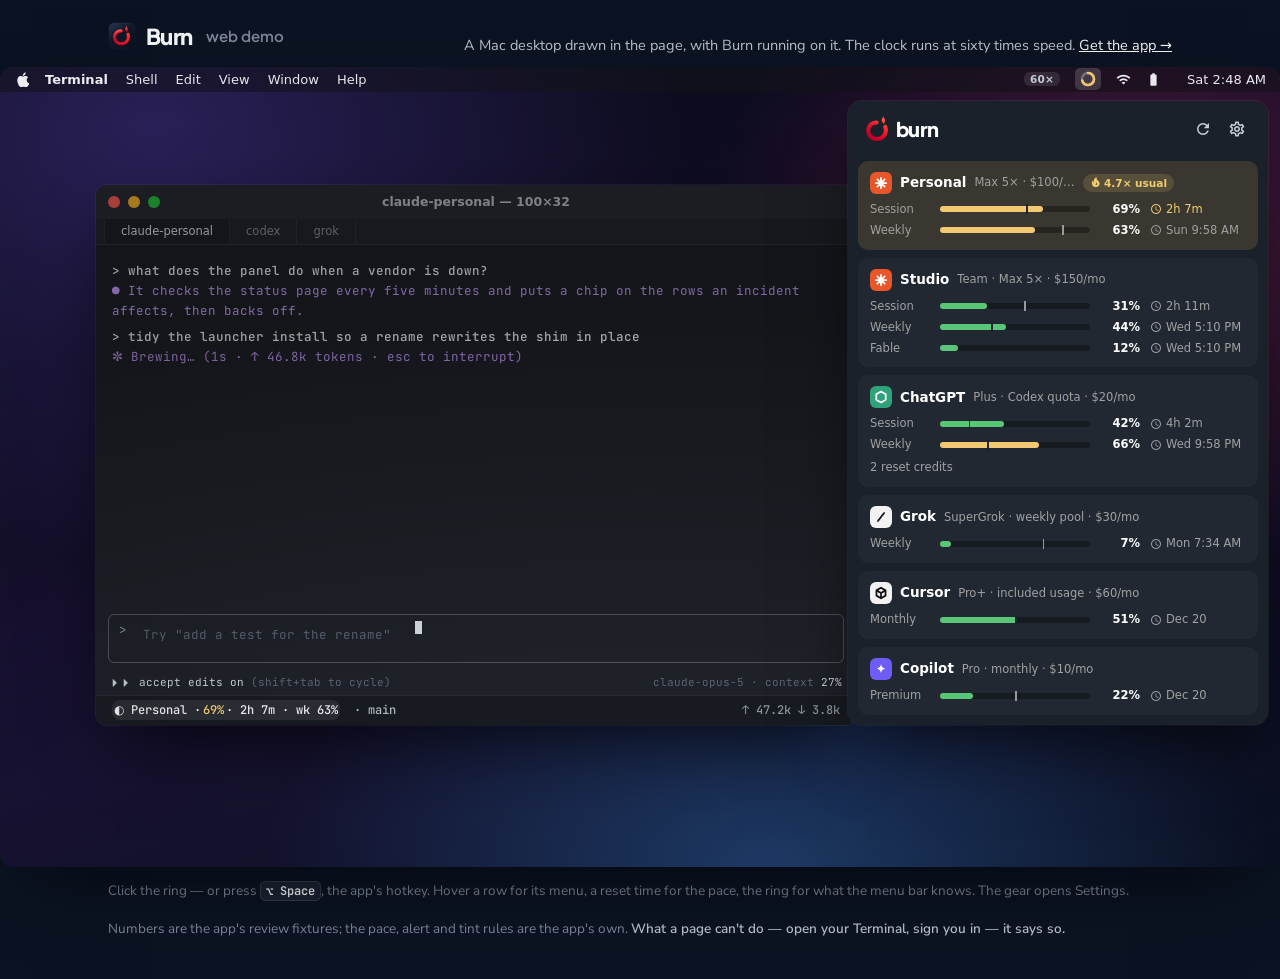
<file: site/demo/index.html>
<!doctype html>
<html lang="en">
<head>
<meta charset="utf-8">
<meta name="viewport" content="width=device-width, initial-scale=1">
<meta name="color-scheme" content="dark">
<title>Burn — web demo</title>
<meta name="description" content="Burn running on a Mac desktop drawn in the page: click the ring, hover a row, open Settings. The clock runs at sixty times speed.">
<meta property="og:title" content="Burn — try it in your browser">
<meta property="og:description" content="A Mac desktop drawn in the page, with Burn running on it. Click the ring, hover a row, open Settings.">
<meta property="og:image" content="https://burn.tommymassaro.com/demo/poster.png">
<link rel="icon" href="../assets/burn-midnight.svg" type="image/svg+xml">
<link rel="preconnect" href="https://fonts.googleapis.com">
<link rel="preconnect" href="https://fonts.gstatic.com" crossorigin>
<link rel="stylesheet" href="https://fonts.googleapis.com/css2?family=Plus+Jakarta+Sans:wght@700;800&family=Nunito+Sans:opsz,wght@6..12,400;6..12,600;6..12,700&family=JetBrains+Mono:wght@400;500&display=swap">
<link rel="stylesheet" href="https://fonts.googleapis.com/icon?family=Material+Icons+Outlined">
<link rel="stylesheet" href="demo.css">
</head>
<body>
<script src="demo.js" defer></script>
</body>
</html>
</file>
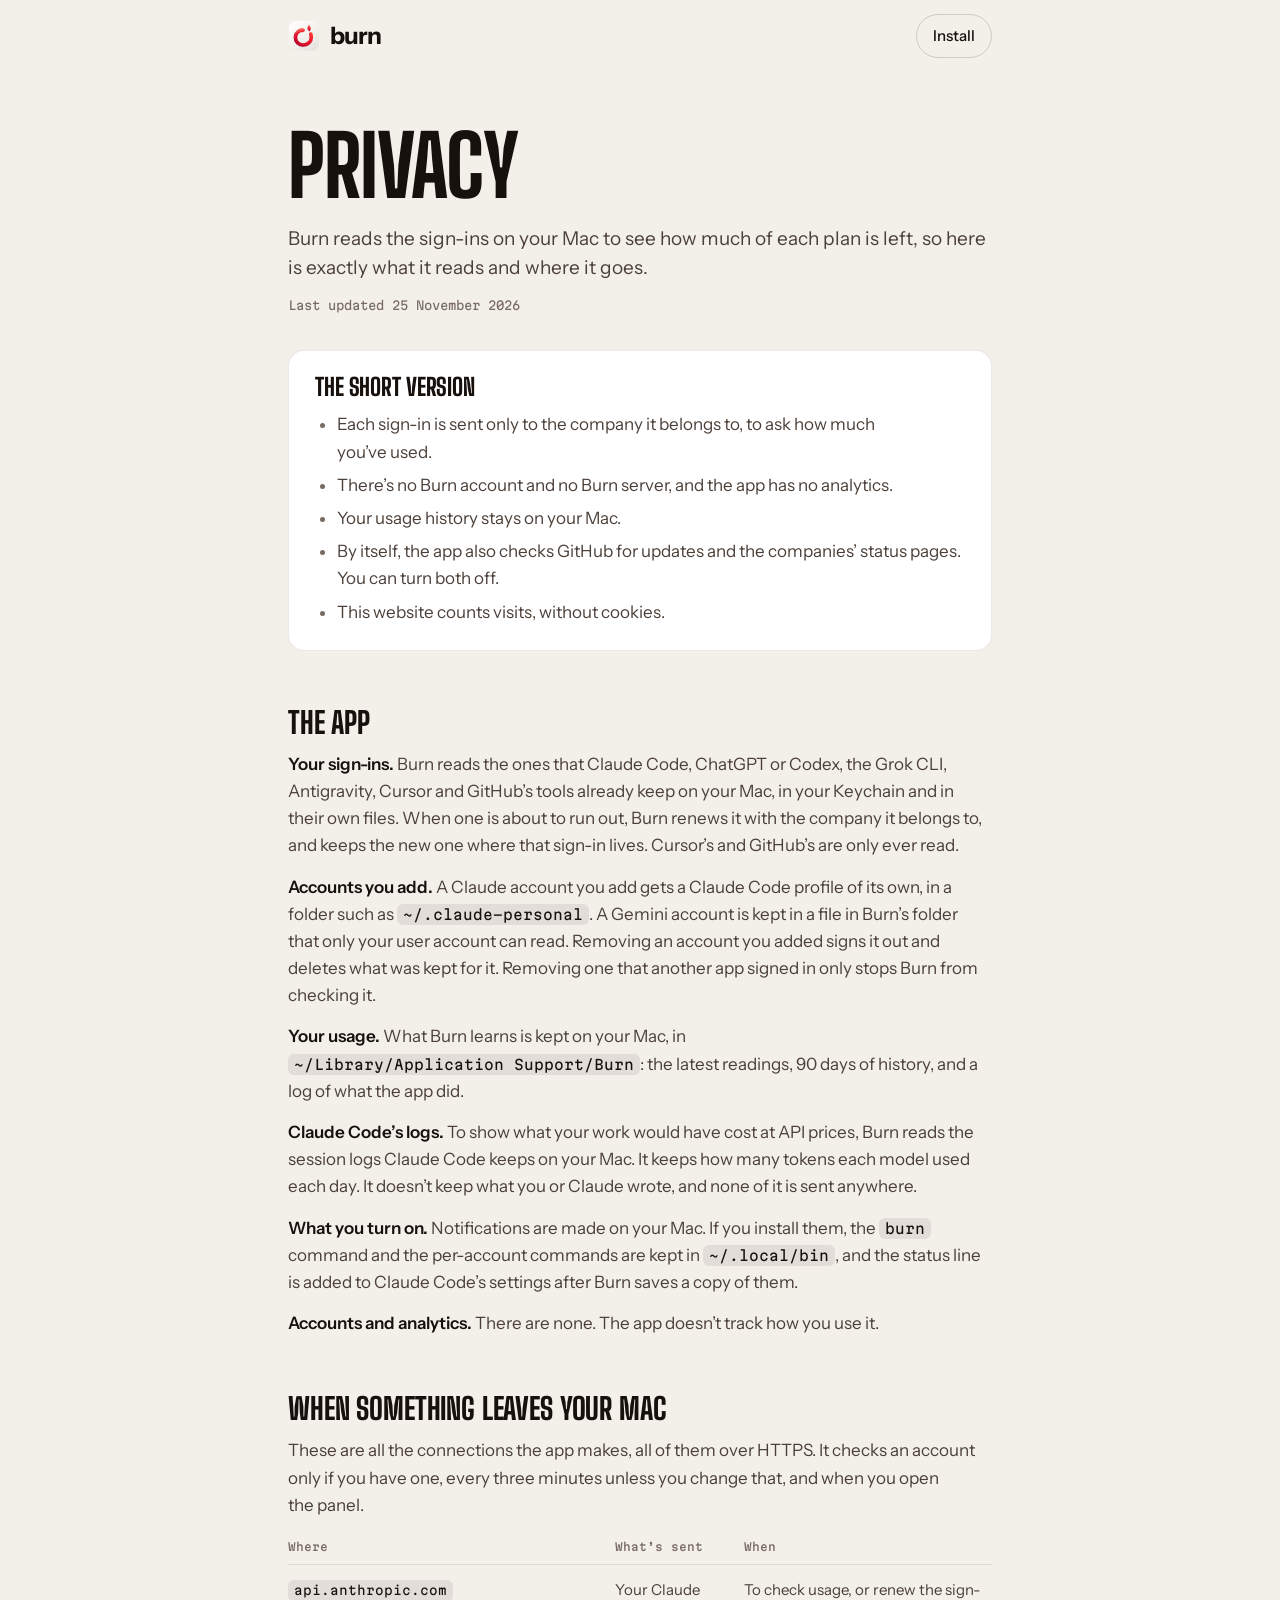
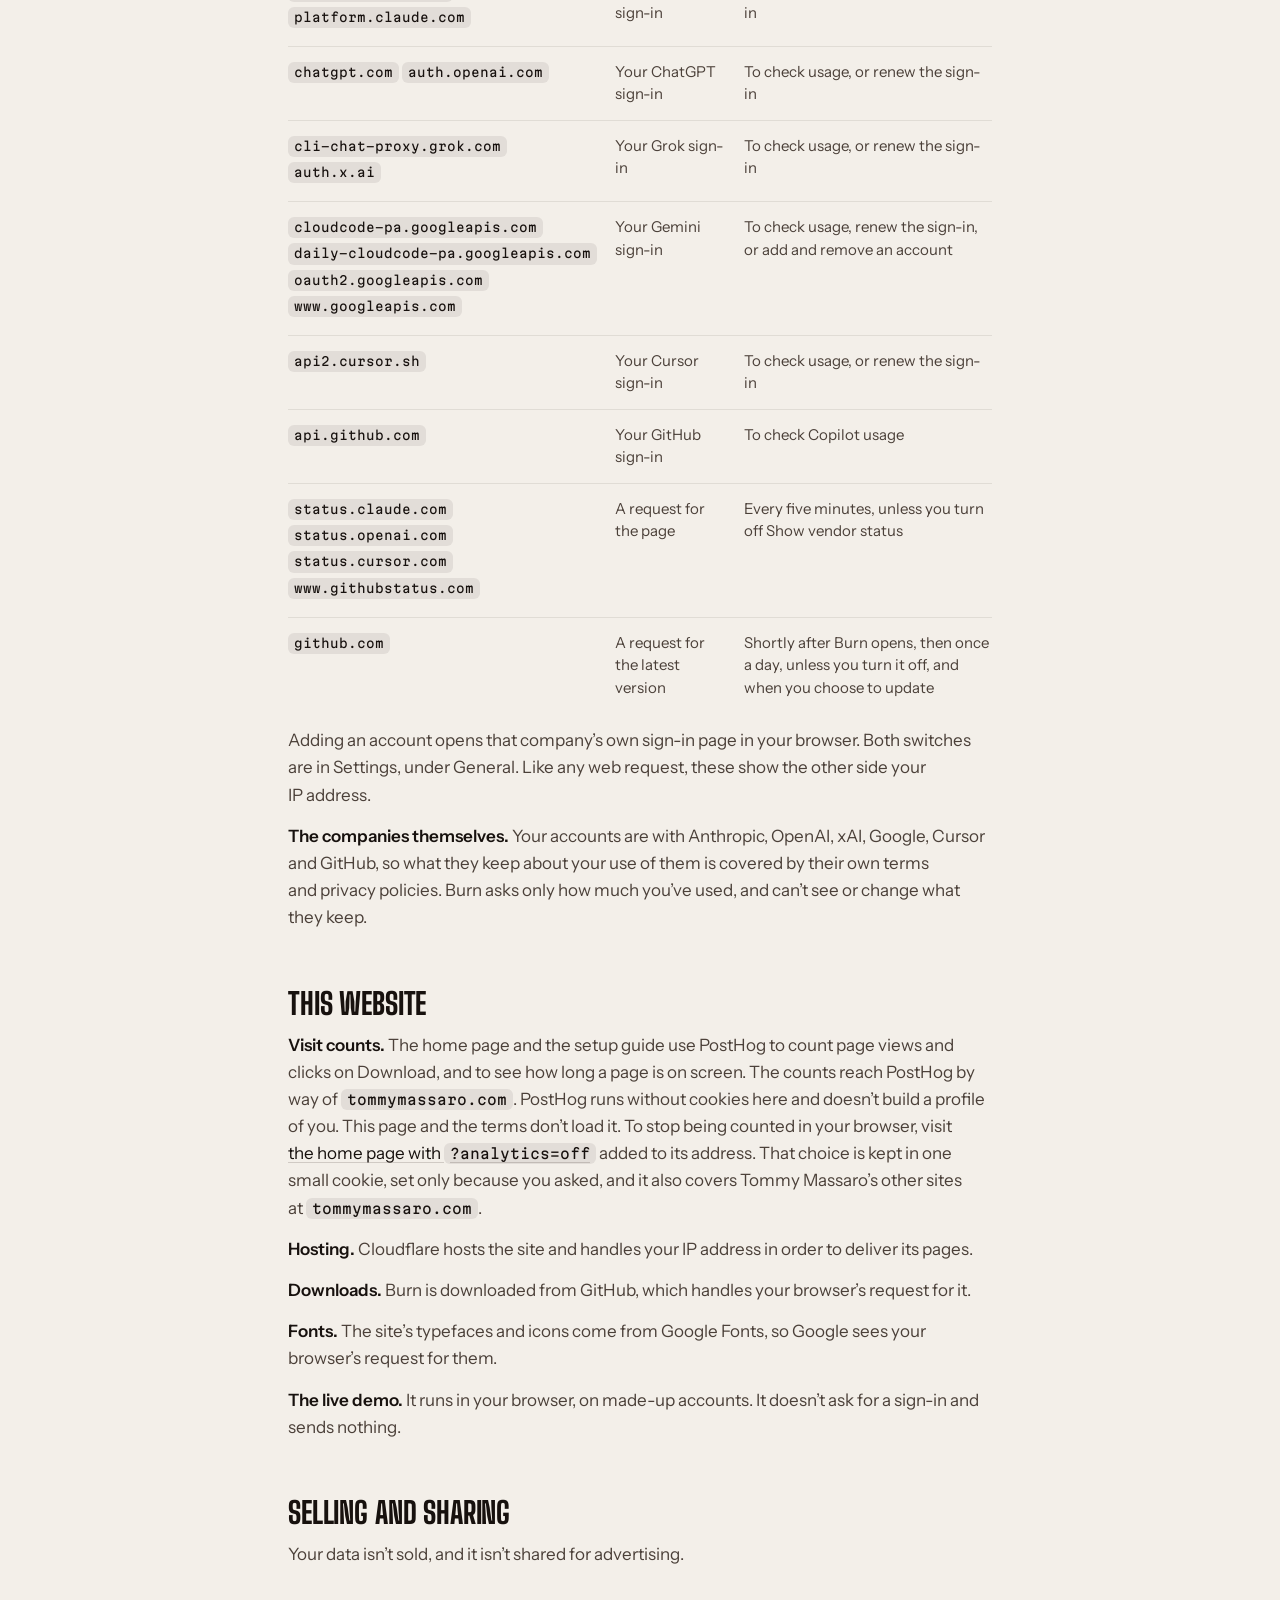
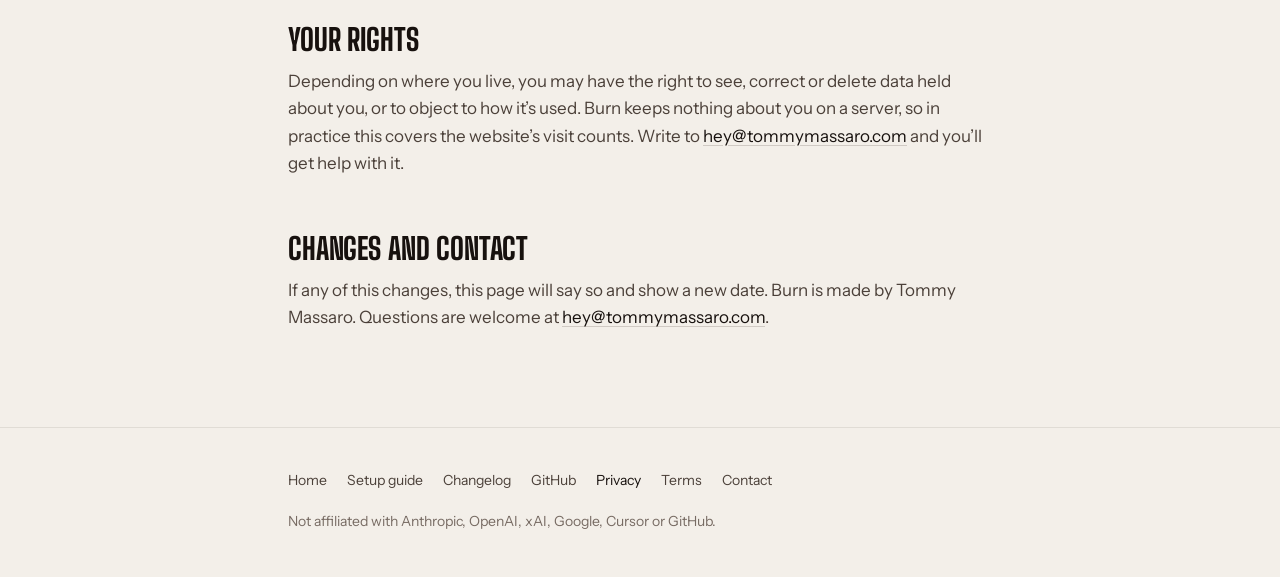
<file: site/privacy/index.html>
<!doctype html>
<html lang="en">
<head>
<meta charset="utf-8">
<meta name="viewport" content="width=device-width, initial-scale=1">
<title>Privacy: Burn for Mac</title>
<meta name="description" content="What Burn reads on your Mac and where it goes. Each sign-in is sent only to the company it belongs to, the app has no account or analytics, and this site counts visits without cookies.">
<meta property="og:title" content="Privacy: Burn for Mac">
<meta property="og:image" content="https://burn.tommymassaro.com/assets/og.png">
<meta property="og:url" content="https://burn.tommymassaro.com/privacy/">
<link rel="canonical" href="https://burn.tommymassaro.com/privacy/">
<meta name="theme-color" content="#0E0C0B" media="(prefers-color-scheme: dark)">
<meta name="theme-color" content="#F3EFE9" media="(prefers-color-scheme: light)">
<link rel="icon" href="../assets/burn-midnight.svg" type="image/svg+xml">
<link rel="preconnect" href="https://fonts.googleapis.com">
<link rel="preconnect" href="https://fonts.gstatic.com" crossorigin>
<link rel="stylesheet" href="https://fonts.googleapis.com/css2?family=Big+Shoulders+Display:wght@800&family=Instrument+Sans:wght@400;500;600;700&family=Martian+Mono:wght@400;500&display=swap">
<link rel="stylesheet" href="../page.css">
</head>
<body>
<header class="wrap top">
  <a class="wordmark" href="../" aria-label="Burn, home">
    <img class="dark-only" src="../assets/burn-midnight.svg" alt="">
    <img class="light-only" src="../assets/burn-porcelain.svg" alt="">
    <b>burn</b>
  </a>
  <a class="pill" href="../#install">Install</a>
</header>

<main class="wrap">
  <h1>Privacy</h1>
  <p class="lede">Burn reads the sign-ins on your Mac to see how much of each plan is left, so here is exactly what it reads and where it goes.</p>
  <p class="date">Last updated 25 November 2026</p>

  <section class="short" aria-labelledby="short">
    <h2 id="short">The short version</h2>
    <ul>
      <li>Each sign-in is sent only to the company it belongs to, to ask how much you’ve used.</li>
      <li>There’s no Burn account and no Burn server, and the app has no analytics.</li>
      <li>Your usage history stays on your Mac.</li>
      <li>By itself, the app also checks GitHub for updates and the companies’ status pages. You can turn both off.</li>
      <li>This website counts visits, without cookies.</li>
    </ul>
  </section>

  <h2>The app</h2>
  <p><strong>Your sign-ins.</strong> Burn reads the ones that Claude Code, ChatGPT or Codex, the Grok CLI, Antigravity, Cursor and GitHub’s tools already keep on your Mac, in your Keychain and in their own files. When one is about to run out, Burn renews it with the company it belongs to, and keeps the new one where that sign-in lives. Cursor’s and GitHub’s are only ever read.</p>
  <p><strong>Accounts you add.</strong> A Claude account you add gets a Claude Code profile of its own, in a folder such as <code>~/.claude-personal</code>. A Gemini account is kept in a file in Burn’s folder that only your user account can read. Removing an account you added signs it out and deletes what was kept for it. Removing one that another app signed in only stops Burn from checking it.</p>
  <p><strong>Your usage.</strong> What Burn learns is kept on your Mac, in <code>~/Library/Application Support/Burn</code>: the latest readings, 90 days of history, and a log of what the app did.</p>
  <p><strong>Claude Code’s logs.</strong> To show what your work would have cost at API prices, Burn reads the session logs Claude Code keeps on your Mac. It keeps how many tokens each model used each day. It doesn’t keep what you or Claude wrote, and none of it is sent anywhere.</p>
  <p><strong>What you turn on.</strong> Notifications are made on your Mac. If you install them, the <code>burn</code> command and the per-account commands are kept in <code>~/.local/bin</code>, and the status line is added to Claude Code’s settings after Burn saves a copy of them.</p>
  <p><strong>Accounts and analytics.</strong> There are none. The app doesn’t track how you use it.</p>

  <h2>When something leaves your Mac</h2>
  <p>These are all the connections the app makes, all of them over HTTPS. It checks an account only if you have one, every three minutes unless you change that, and when you open the panel.</p>
  <table class="hosts">
    <thead><tr><th scope="col">Where</th><th scope="col">What’s sent</th><th scope="col">When</th></tr></thead>
    <tbody>
      <tr><td><code>api.anthropic.com</code> <code>platform.claude.com</code></td><td data-th="Sent">Your Claude sign-in</td><td data-th="When">To check usage, or renew the sign-in</td></tr>
      <tr><td><code>chatgpt.com</code> <code>auth.openai.com</code></td><td data-th="Sent">Your ChatGPT sign-in</td><td data-th="When">To check usage, or renew the sign-in</td></tr>
      <tr><td><code>cli-chat-proxy.grok.com</code> <code>auth.x.ai</code></td><td data-th="Sent">Your Grok sign-in</td><td data-th="When">To check usage, or renew the sign-in</td></tr>
      <tr><td><code>cloudcode-pa.googleapis.com</code> <code>daily-cloudcode-pa.googleapis.com</code> <code>oauth2.googleapis.com</code> <code>www.googleapis.com</code></td><td data-th="Sent">Your Gemini sign-in</td><td data-th="When">To check usage, renew the sign-in, or add and remove an account</td></tr>
      <tr><td><code>api2.cursor.sh</code></td><td data-th="Sent">Your Cursor sign-in</td><td data-th="When">To check usage, or renew the sign-in</td></tr>
      <tr><td><code>api.github.com</code></td><td data-th="Sent">Your GitHub sign-in</td><td data-th="When">To check Copilot usage</td></tr>
      <tr><td><code>status.claude.com</code> <code>status.openai.com</code> <code>status.cursor.com</code> <code>www.githubstatus.com</code></td><td data-th="Sent">A request for the page</td><td data-th="When">Every five minutes, unless you turn off Show vendor status</td></tr>
      <tr><td><code>github.com</code></td><td data-th="Sent">A request for the latest version</td><td data-th="When">Shortly after Burn opens, then once a day, unless you turn it off, and when you choose to update</td></tr>
    </tbody>
  </table>
  <p>Adding an account opens that company’s own sign-in page in your browser. Both switches are in Settings, under General. Like any web request, these show the other side your IP address.</p>
  <p><strong>The companies themselves.</strong> Your accounts are with Anthropic, OpenAI, xAI, Google, Cursor and GitHub, so what they keep about your use of them is covered by their own terms and privacy policies. Burn asks only how much you’ve used, and can’t see or change what they keep.</p>

  <h2>This website</h2>
  <p><strong>Visit counts.</strong> The home page and the setup guide use PostHog to count page views and clicks on Download, and to see how long a page is on screen. The counts reach PostHog by way of <code>tommymassaro.com</code>. PostHog runs without cookies here and doesn’t build a profile of you. This page and the terms don’t load it. To stop being counted in your browser, visit <a href="https://burn.tommymassaro.com/?analytics=off">the home page with <code>?analytics=off</code></a> added to its address. That choice is kept in one small cookie, set only because you asked, and it also covers Tommy Massaro’s other sites at <code>tommymassaro.com</code>.</p>
  <p><strong>Hosting.</strong> Cloudflare hosts the site and handles your IP address in order to deliver its pages.</p>
  <p><strong>Downloads.</strong> Burn is downloaded from GitHub, which handles your browser’s request for it.</p>
  <p><strong>Fonts.</strong> The site’s typefaces and icons come from Google Fonts, so Google sees your browser’s request for them.</p>
  <p><strong>The live demo.</strong> It runs in your browser, on made-up accounts. It doesn’t ask for a sign-in and sends nothing.</p>

  <h2>Selling and sharing</h2>
  <p>Your data isn’t sold, and it isn’t shared for advertising.</p>

  <h2>Your rights</h2>
  <p>Depending on where you live, you may have the right to see, correct or delete data held about you, or to object to how it’s used. Burn keeps nothing about you on a server, so in practice this covers the website’s visit counts. Write to <a href="mailto:hey@tommymassaro.com">hey@tommymassaro.com</a> and you’ll get help with it.</p>

  <h2>Changes and contact</h2>
  <p>If any of this changes, this page will say so and show a new date. Burn is made by Tommy Massaro. Questions are welcome at <a href="mailto:hey@tommymassaro.com">hey@tommymassaro.com</a>.</p>
</main>

<footer>
  <div class="wrap">
    <nav aria-label="More"><a href="../">Home</a><a href="../setup/">Setup guide</a><a href="https://github.com/tmass1/burn/releases">Changelog</a><a href="https://github.com/tmass1/burn">GitHub</a><a href="../privacy/" aria-current="page">Privacy</a><a href="../terms/">Terms</a><a href="mailto:hey@tommymassaro.com">Contact</a></nav>
    <p>Not affiliated with Anthropic, OpenAI, xAI, Google, Cursor or GitHub.</p>
  </div>
</footer>
</body>
</html>
</file>
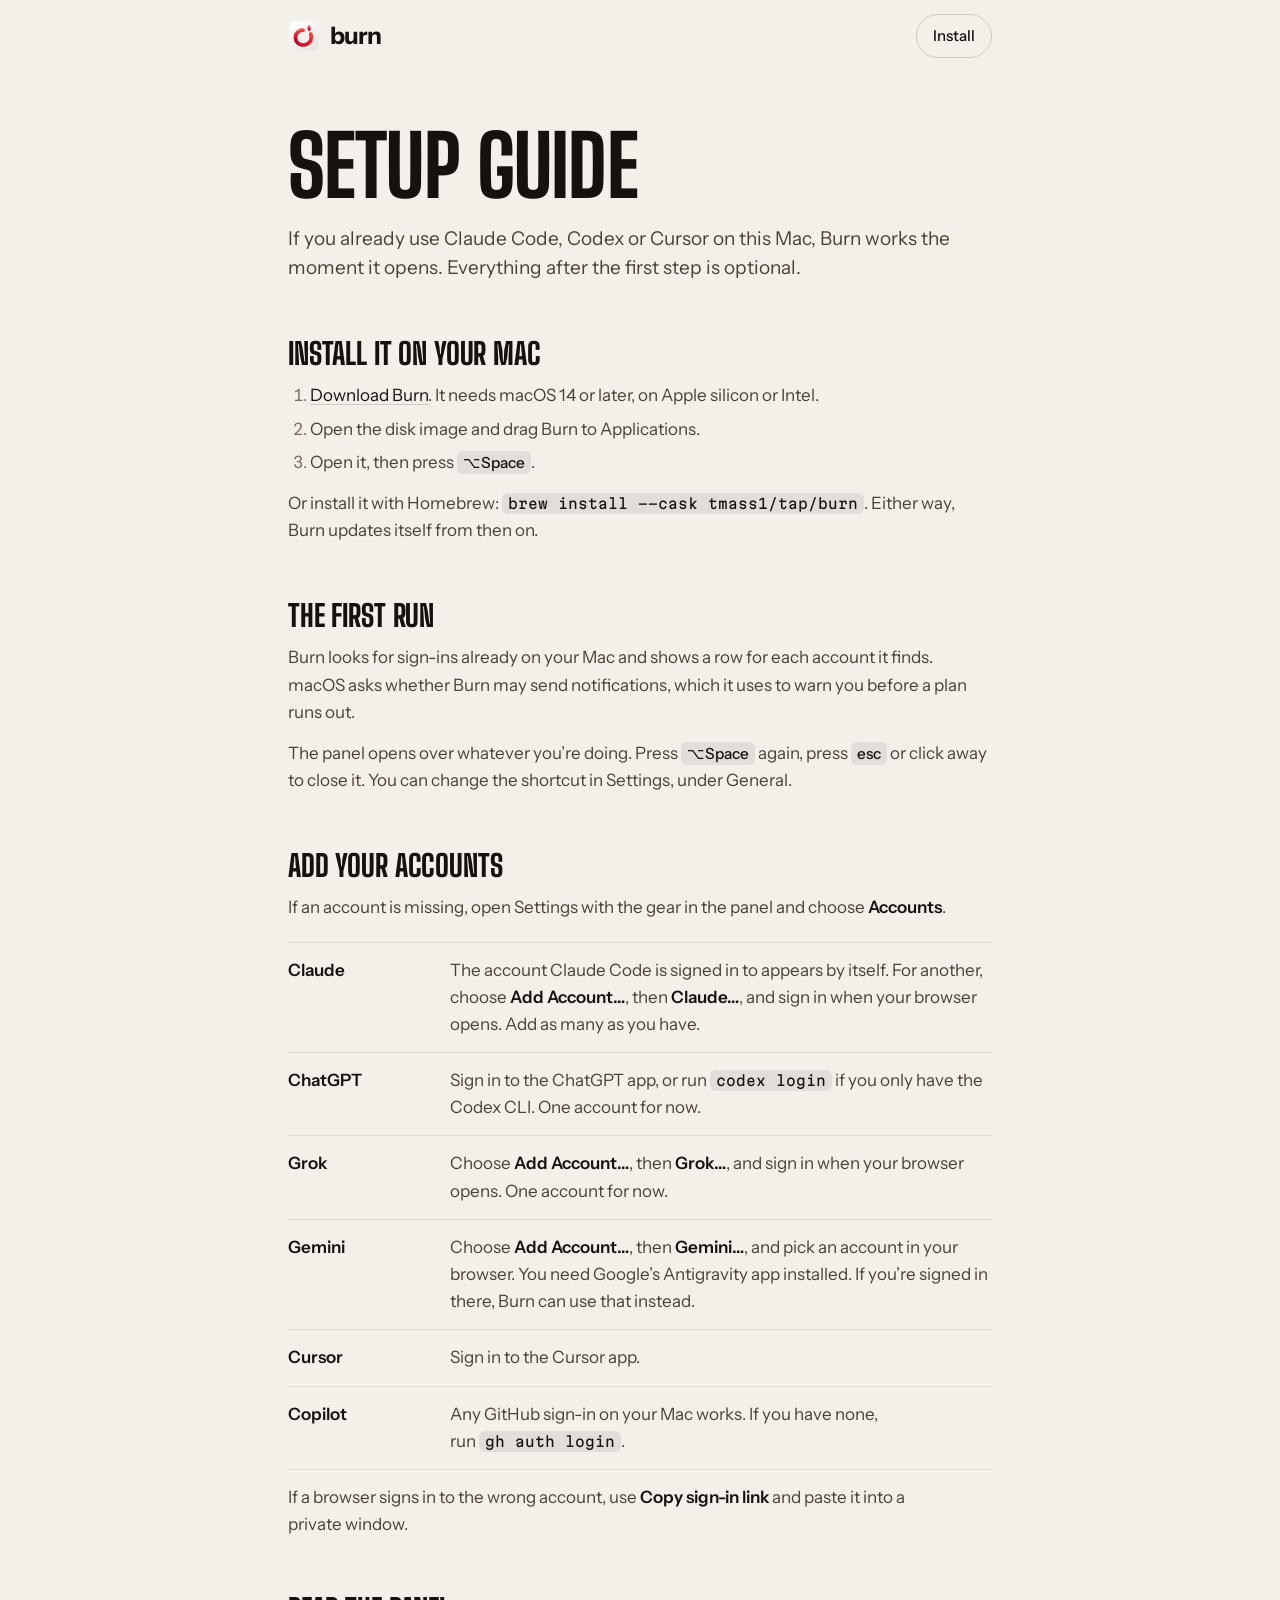
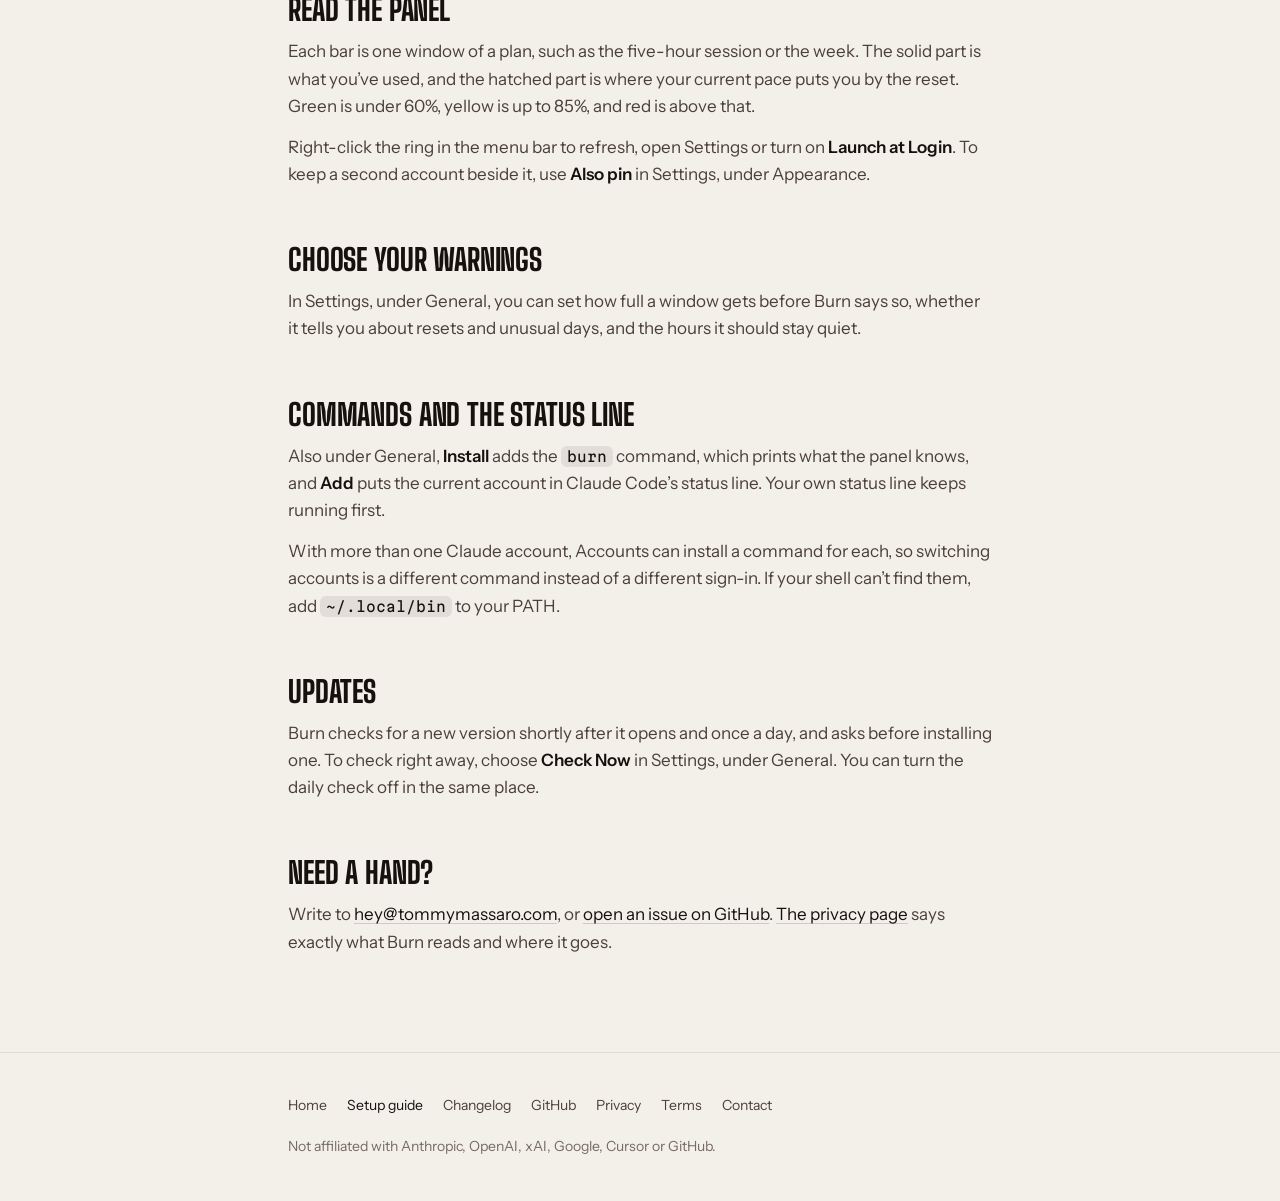
<file: site/setup/index.html>
<!doctype html>
<html lang="en">
<head>
<meta charset="utf-8">
<meta name="viewport" content="width=device-width, initial-scale=1">
<title>Setup guide: Burn for Mac</title>
<meta name="description" content="Install Burn, add your Claude, ChatGPT, Grok, Gemini, Cursor and Copilot accounts, and choose when it warns you.">
<meta property="og:title" content="Setup guide: Burn for Mac">
<meta property="og:image" content="https://burn.tommymassaro.com/assets/og.png">
<meta property="og:url" content="https://burn.tommymassaro.com/setup/">
<link rel="canonical" href="https://burn.tommymassaro.com/setup/">
<meta name="theme-color" content="#0E0C0B" media="(prefers-color-scheme: dark)">
<meta name="theme-color" content="#F3EFE9" media="(prefers-color-scheme: light)">
<link rel="icon" href="../assets/burn-midnight.svg" type="image/svg+xml">
<link rel="preconnect" href="https://fonts.googleapis.com">
<link rel="preconnect" href="https://fonts.gstatic.com" crossorigin>
<link rel="stylesheet" href="https://fonts.googleapis.com/css2?family=Big+Shoulders+Display:wght@800&family=Instrument+Sans:wght@400;500;600;700&family=Martian+Mono:wght@400;500&display=swap">
<link rel="stylesheet" href="../page.css">
    <!--
      PostHog, shared with every tommymassaro.com site and read back at
      stats.tommymassaro.com. The canonical copy of this tag, with the
      reasoning behind each line, is snippets/subdomain-analytics.html in
      tmass1/portfolio - change it there and copy, rather than editing one
      site's version into something subtly different from the others.

      Reports nothing from localhost by design, so it cannot be verified in
      dev; load the deployed page with ?__posthog_debug=true instead. Visit
      any page once with ?analytics=off to keep your own visits out.
    -->
    <script>
      (function () {
        /* ── 1. Which site this is ───────────────────────────────────────────
           Set it per deployment, or leave it empty and it is taken from the
           hostname — `mark.tommymassaro.com` becomes "mark". Set it by hand when
           two hostnames are really one product and should read as one site. */
        var SITE = "";

        var KEY = "phc_uaWkjgzs42jdt5M9k7JX8CHZdMBbzteeJjDJqNhHGf8s";
        /* The portfolio's relay, which passes everything on to PostHog. The
           reasoning is in worker/relay.ts there, and not here: this comment is
           served to every reader. */
        var HOST = "https://tommymassaro.com/api/relay";

        var host = location.hostname;

        if (!SITE) {
          SITE =
            host === "tommymassaro.com" || host === "www.tommymassaro.com"
              ? "portfolio"
              : host.split(".")[0];
        }

        /* ── 2. Nothing from a dev machine ───────────────────────────────────
           A deny-list rather than a list of production hostnames, so a new
           subdomain starts reporting on its own instead of silently going dark
           until somebody remembers this file. The portfolio learned this the
           expensive way: every page of it was clicked through on localhost while
           it was being built, and all of it was counted. */
        var DEV = ["localhost", "127.0.0.1", "[::1]"];
        if (DEV.indexOf(host) !== -1 || /\.(local|localhost)$/.test(host)) return;

        var cookie = function (name) {
          var m = document.cookie.match("(^|; )" + name + "=([^;]*)");
          return m ? decodeURIComponent(m[2]) : null;
        };

        /* Written on the parent domain on purpose: one opt-out then covers every
           subdomain at once. localStorage could not — it is scoped per origin, so
           switching off on the portfolio would leave every app still counting. */
        var setCookie = function (name, value, maxAge) {
          document.cookie =
            name +
            "=" +
            encodeURIComponent(value) +
            ";domain=.tommymassaro.com;path=/;max-age=" +
            maxAge +
            ";samesite=lax;secure";
        };

        /* ── 3. The per-device opt-out ───────────────────────────────────────
           Visit any of these sites once with `?analytics=off` and none of them
           count this browser again; `?analytics=on` undoes it. Deliberately
           guessable — anyone who finds it can opt themselves out too, which is a
           feature. The alternative is a secret, and a secret in client-side
           JavaScript is not one. */
        try {
          var q = new URLSearchParams(location.search).get("analytics");
          if (q === "off") setCookie("tm-analytics-off", "1", 10 * 365 * 86400);
          if (q === "on") setCookie("tm-analytics-off", "", 0);
        } catch (e) {
          /* No URLSearchParams, or a malformed query. Analytics simply stay on. */
        }

        if (cookie("tm-analytics-off") === "1") return;

        /* An explicit refusal always wins. See the consent note at the top: this
           reads an answer that nothing writes yet. */
        if (cookie("tm-consent") === "denied") return;

        /* ── 4. Load and start ───────────────────────────────────────────────
           The same loader the portfolio uses in production: the library from the
           relay with an `onload`, rather than PostHog's minified stub. The
           stub exists only to queue calls made before the library arrives, and
           waiting for onload removes the need for a queue at all. */
        var start = function () {
          window.posthog.init(KEY, {
            api_host: HOST,
            /* Where the app is, which the SDK would otherwise guess from the relay. */
            ui_host: "https://us.posthog.com",
            /* See 5. */
            capture_pageleave: false,
            /* Only build person profiles for people we identify, which on a set
               of demo sites is nobody — anonymous visitors stay anonymous. */
            person_profiles: "identified_only",
            /* Where Burn parts from the shared copy, as Mark, Fritter and Tidy do:
               its privacy page says the site counts page views, Download clicks
               and how long a page is on screen, without cookies, and this keeps
               that true. Nothing is kept between pages, so each page load counts
               as a new visitor. The project's session recording, automatic
               clicks, heatmaps, page-speed measurements and surveys stay off
               here, so a change in PostHog's settings can't quietly make the page
               untrue. */
            persistence: "memory",
            disable_session_recording: true,
            autocapture: false,
            rageclick: false,
            capture_heatmaps: false,
            capture_dead_clicks: false,
            capture_performance: false,
            disable_surveys: true,
            loaded: function (ph) {
              /* A convenience label, not load-bearing. The dashboard groups by
                 `$host`, which PostHog attaches to every event by itself — so if
                 this never runs, or the first pageview goes out before it does,
                 nothing is lost. It exists to make filtering in PostHog's own UI
                 read as "site = tidy-app" rather than as a hostname. */
              ph.register({ site: SITE });
            },
          });
          timeOnPage(window.posthog);
        };

        var el = document.createElement("script");
        el.src = HOST + "/static/array.js";
        el.onload = start;
        document.head.appendChild(el);

        /* ── 5. How long the page was on screen ──────────────────────────────
           One `time_on_page` event each time the page is hidden or closed, and
           every five minutes while it is not, carrying the seconds since the last.
           A visit's time is their sum.

           PostHog's own leave event is off in its place. It counts a tab sitting in
           the background, and one closed after PostHog's thirty-minute timeout
           opens a new session with no pageview in it: a visit nobody made.

           The same arithmetic as src/scripts/time-on-page.ts in the portfolio,
           which has the reasoning. The tests there run this copy too. */
        var timeOnPage = function (ph) {
          var CHECKPOINT = 5 * 60 * 1000;
          var SESSION_GAP = 30 * 60 * 1000;
          var CAP_SECONDS = 30 * 60;
          var since = null;
          var pending = 0;
          var sent = 0;
          var alive = Date.now();

          var collect = function () {
            if (since === null) return;
            var at = Date.now();
            /* A checkpoint is only ever late because the machine slept. */
            pending += Math.min(Math.max(at - since, 0), CHECKPOINT);
            since = at;
          };

          var report = function () {
            if (Date.now() - alive >= SESSION_GAP) {
              pending = 0;
              return;
            }
            var seconds = Math.min(Math.floor(pending / 1000), CAP_SECONDS - sent);
            if (seconds < 1) return;
            pending -= seconds * 1000;
            sent += seconds;
            alive = Date.now();
            try {
              ph.capture(
                "time_on_page",
                { seconds: seconds },
                { transport: "sendBeacon", send_instantly: true },
              );
            } catch (e) {
              /* Never let measurement break a page. */
            }
          };

          var hide = function () {
            collect();
            since = null;
            report();
          };

          var sync = function () {
            if (document.visibilityState !== "visible") hide();
            else if (since === null) since = Date.now();
          };

          sync();
          document.addEventListener("visibilitychange", sync);
          window.addEventListener("pagehide", hide);
          window.addEventListener("pageshow", sync);
          setInterval(function () {
            if (since === null) return;
            collect();
            report();
          }, CHECKPOINT);
        };

        /* ── 6. Download buttons ─────────────────────────────────────────────
           Mark the link and the click is counted:

               <a href="/Mark.dmg" data-track-download="mark" data-platform="macos">
               <a href="https://apps.apple.com/…" data-track-download="tidy" data-platform="ios">

           `data-track-download` rather than the obvious `data-download` because
           the obvious one was already taken: Mark's own site/page.ts selects
           `[data-download]` to point every download link at the current .dmg, and
           a test asserts on it. Sharing the attribute would have coupled a
           measurement concern to a functional one in a way neither side declares,
           and this snippet goes on sites it cannot see. The ugly name is the
           whole point — nothing else will have claimed it.

           `sendBeacon` with `send_instantly` because a download link may or may
           not unload the page and the markup does not say which: a same-origin
           file leaves the page alone, an App Store link navigates away and can
           kill an ordinary in-flight request. A beacon is handed to the browser
           to deliver regardless, so both cases are covered without the snippet
           needing to know which it is looking at.

           Listening on the capture phase so this runs before any handler on the
           link itself, including one that calls preventDefault and navigates by
           hand. */
        var track = function (app, extra) {
          if (!window.posthog || !window.posthog.capture) return;
          var props = { app: app, site: SITE };
          for (var k in extra) {
            if (extra[k]) props[k] = extra[k];
          }
          try {
            window.posthog.capture("app_downloaded", props, {
              transport: "sendBeacon",
              send_instantly: true,
            });
          } catch (e) {
            /* Never let measurement break a download. */
          }
        };

        document.addEventListener(
          "click",
          function (event) {
            var el =
              event.target &&
              event.target.closest &&
              event.target.closest("[data-track-download]");
            if (!el) return;
            track(el.getAttribute("data-track-download"), {
              platform: el.getAttribute("data-platform"),
              href: el.getAttribute("href"),
            });
          },
          true,
        );

        /* For a download that is not a link — a button that builds the file, or
           one behind a framework's own handler — call it directly:
               window.tmTrackDownload("fritter", { platform: "macos" }) */
        window.tmTrackDownload = track;
      })();
    </script>
</head>
<body>
<header class="wrap top">
  <a class="wordmark" href="../" aria-label="Burn, home">
    <img class="dark-only" src="../assets/burn-midnight.svg" alt="">
    <img class="light-only" src="../assets/burn-porcelain.svg" alt="">
    <b>burn</b>
  </a>
  <a class="pill" href="../#install">Install</a>
</header>

<main class="wrap">
  <h1>Setup guide</h1>
  <p class="lede">If you already use Claude Code, Codex or Cursor on this Mac, Burn works the moment it opens. Everything after the first step is optional.</p>

  <h2>Install it on your Mac</h2>
  <ol>
    <li><a href="https://github.com/tmass1/burn/releases/latest/download/Burn.dmg" data-track-download="burn" data-platform="macos">Download Burn</a>. It needs macOS 14 or later, on Apple silicon or Intel.</li>
    <li>Open the disk image and drag Burn to Applications.</li>
    <li>Open it, then press <kbd>⌥Space</kbd>.</li>
  </ol>
  <p>Or install it with Homebrew: <code>brew install --cask tmass1/tap/burn</code>. Either way, Burn updates itself from then on.</p>

  <h2>The first run</h2>
  <p>Burn looks for sign-ins already on your Mac and shows a row for each account it finds. macOS asks whether Burn may send notifications, which it uses to warn you before a plan runs out.</p>
  <p>The panel opens over whatever you’re doing. Press <kbd>⌥Space</kbd> again, press <kbd>esc</kbd> or click away to close it. You can change the shortcut in Settings, under General.</p>

  <h2>Add your accounts</h2>
  <p>If an account is missing, open Settings with the gear in the panel and choose <strong>Accounts</strong>.</p>
  <dl class="pairs">
    <dt>Claude</dt>
    <dd>The account Claude Code is signed in to appears by itself. For another, choose <strong>Add Account…</strong>, then <strong>Claude…</strong>, and sign in when your browser opens. Add as many as you have.</dd>
    <dt>ChatGPT</dt>
    <dd>Sign in to the ChatGPT app, or run <code>codex login</code> if you only have the Codex CLI. One account for now.</dd>
    <dt>Grok</dt>
    <dd>Choose <strong>Add Account…</strong>, then <strong>Grok…</strong>, and sign in when your browser opens. One account for now.</dd>
    <dt>Gemini</dt>
    <dd>Choose <strong>Add Account…</strong>, then <strong>Gemini…</strong>, and pick an account in your browser. You need Google’s Antigravity app installed. If you’re signed in there, Burn can use that instead.</dd>
    <dt>Cursor</dt>
    <dd>Sign in to the Cursor app.</dd>
    <dt>Copilot</dt>
    <dd>Any GitHub sign-in on your Mac works. If you have none, run <code>gh auth login</code>.</dd>
  </dl>
  <p>If a browser signs in to the wrong account, use <strong>Copy sign-in link</strong> and paste it into a private window.</p>

  <h2>Read the panel</h2>
  <p>Each bar is one window of a plan, such as the five-hour session or the week. The solid part is what you’ve used, and the hatched part is where your current pace puts you by the reset. Green is under 60%, yellow is up to 85%, and red is above that.</p>
  <p>Right-click the ring in the menu bar to refresh, open Settings or turn on <strong>Launch at Login</strong>. To keep a second account beside it, use <strong>Also pin</strong> in Settings, under Appearance.</p>

  <h2>Choose your warnings</h2>
  <p>In Settings, under General, you can set how full a window gets before Burn says so, whether it tells you about resets and unusual days, and the hours it should stay quiet.</p>

  <h2>Commands and the status line</h2>
  <p>Also under General, <strong>Install</strong> adds the <code>burn</code> command, which prints what the panel knows, and <strong>Add</strong> puts the current account in Claude Code’s status line. Your own status line keeps running first.</p>
  <p>With more than one Claude account, Accounts can install a command for each, so switching accounts is a different command instead of a different sign-in. If your shell can’t find them, add <code>~/.local/bin</code> to your PATH.</p>

  <h2>Updates</h2>
  <p>Burn checks for a new version shortly after it opens and once a day, and asks before installing one. To check right away, choose <strong>Check Now</strong> in Settings, under General. You can turn the daily check off in the same place.</p>

  <h2>Need a hand?</h2>
  <p>Write to <a href="mailto:hey@tommymassaro.com">hey@tommymassaro.com</a>, or <a href="https://github.com/tmass1/burn/issues">open an issue on GitHub</a>. <a href="../privacy/">The privacy page</a> says exactly what Burn reads and where it goes.</p>
</main>

<footer>
  <div class="wrap">
    <nav aria-label="More"><a href="../">Home</a><a href="../setup/" aria-current="page">Setup guide</a><a href="https://github.com/tmass1/burn/releases">Changelog</a><a href="https://github.com/tmass1/burn">GitHub</a><a href="../privacy/">Privacy</a><a href="../terms/">Terms</a><a href="mailto:hey@tommymassaro.com">Contact</a></nav>
    <p>Not affiliated with Anthropic, OpenAI, xAI, Google, Cursor or GitHub.</p>
  </div>
</footer>
</body>
</html>
</file>
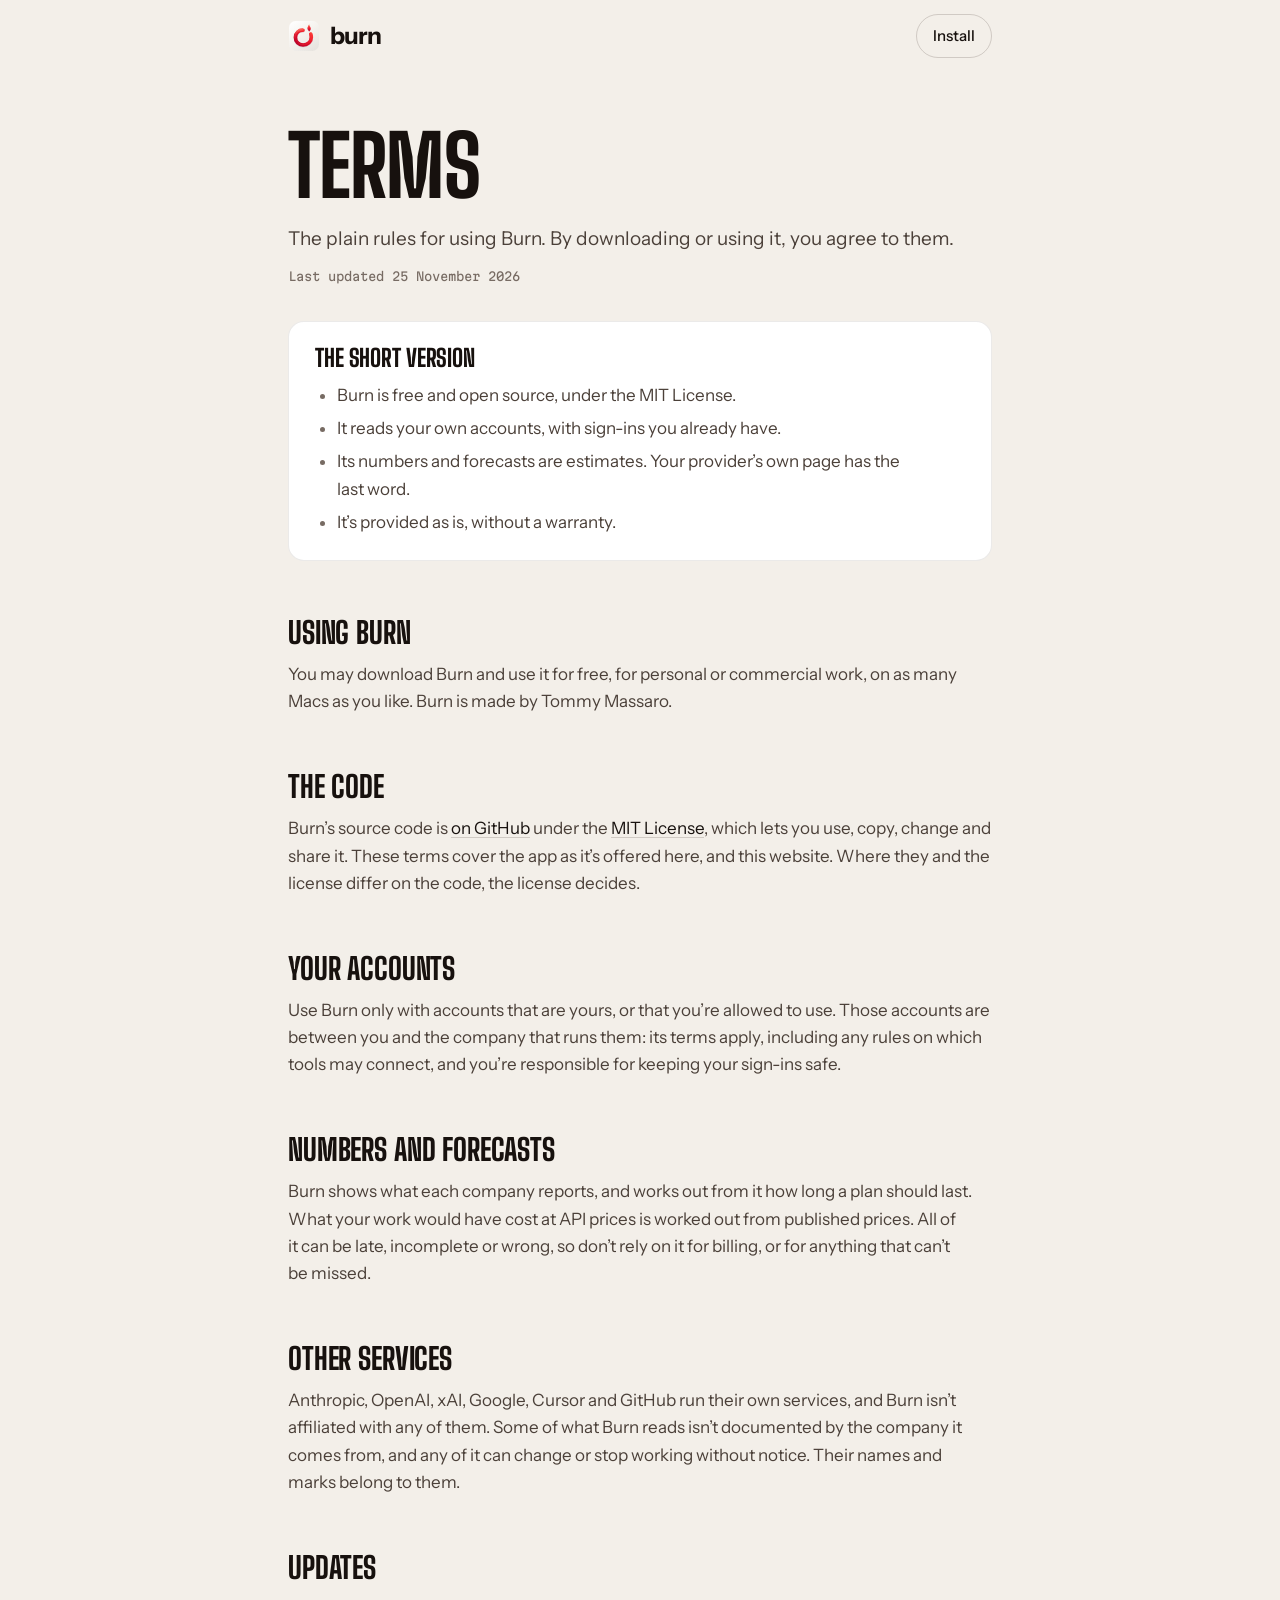
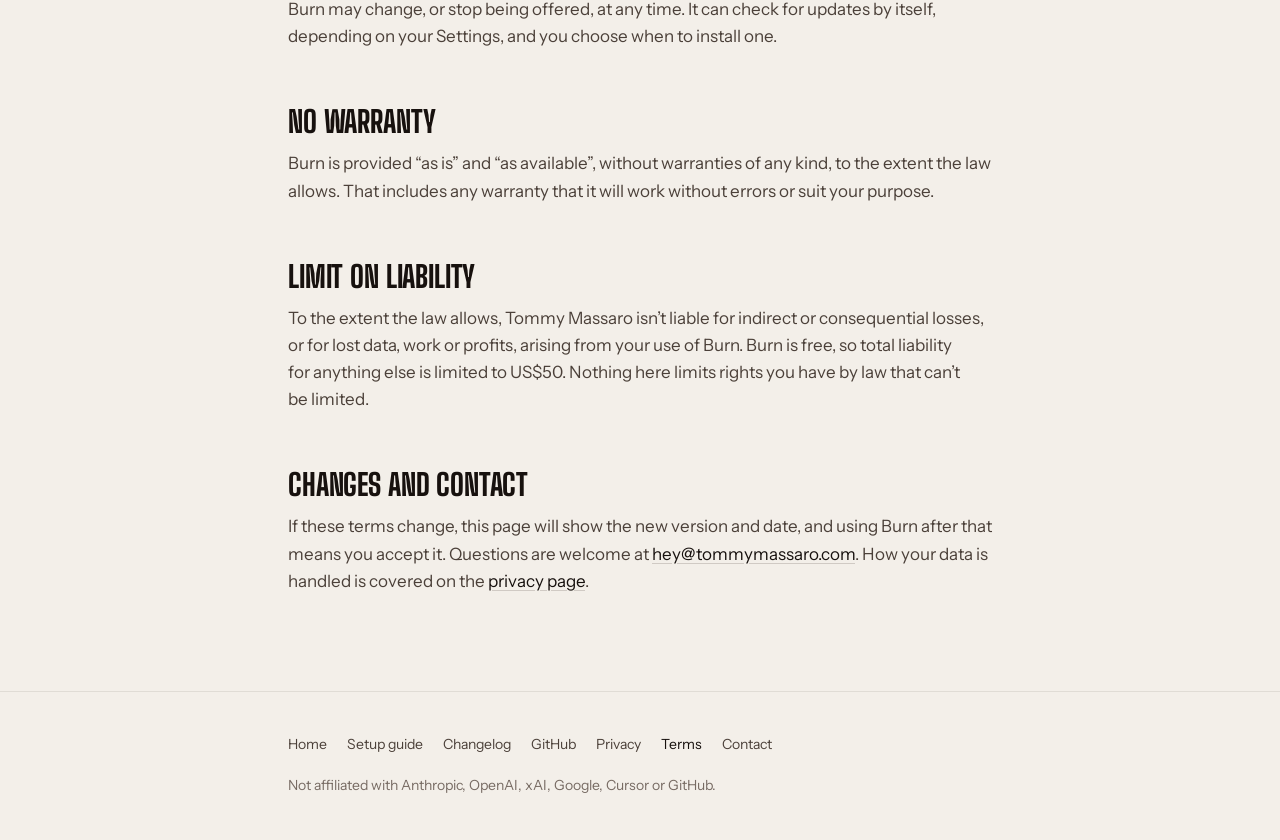
<file: site/terms/index.html>
<!doctype html>
<html lang="en">
<head>
<meta charset="utf-8">
<meta name="viewport" content="width=device-width, initial-scale=1">
<title>Terms: Burn for Mac</title>
<meta name="description" content="The plain rules for using Burn, a free and open source menu-bar app for the Mac.">
<meta property="og:title" content="Terms: Burn for Mac">
<meta property="og:image" content="https://burn.tommymassaro.com/assets/og.png">
<meta property="og:url" content="https://burn.tommymassaro.com/terms/">
<link rel="canonical" href="https://burn.tommymassaro.com/terms/">
<meta name="theme-color" content="#0E0C0B" media="(prefers-color-scheme: dark)">
<meta name="theme-color" content="#F3EFE9" media="(prefers-color-scheme: light)">
<link rel="icon" href="../assets/burn-midnight.svg" type="image/svg+xml">
<link rel="preconnect" href="https://fonts.googleapis.com">
<link rel="preconnect" href="https://fonts.gstatic.com" crossorigin>
<link rel="stylesheet" href="https://fonts.googleapis.com/css2?family=Big+Shoulders+Display:wght@800&family=Instrument+Sans:wght@400;500;600;700&family=Martian+Mono:wght@400;500&display=swap">
<link rel="stylesheet" href="../page.css">
</head>
<body>
<header class="wrap top">
  <a class="wordmark" href="../" aria-label="Burn, home">
    <img class="dark-only" src="../assets/burn-midnight.svg" alt="">
    <img class="light-only" src="../assets/burn-porcelain.svg" alt="">
    <b>burn</b>
  </a>
  <a class="pill" href="../#install">Install</a>
</header>

<main class="wrap">
  <h1>Terms</h1>
  <p class="lede">The plain rules for using Burn. By downloading or using it, you agree to them.</p>
  <p class="date">Last updated 25 November 2026</p>

  <section class="short" aria-labelledby="short">
    <h2 id="short">The short version</h2>
    <ul>
      <li>Burn is free and open source, under the MIT License.</li>
      <li>It reads your own accounts, with sign-ins you already have.</li>
      <li>Its numbers and forecasts are estimates. Your provider’s own page has the last word.</li>
      <li>It’s provided as is, without a warranty.</li>
    </ul>
  </section>

  <h2>Using Burn</h2>
  <p>You may download Burn and use it for free, for personal or commercial work, on as many Macs as you like. Burn is made by Tommy Massaro.</p>

  <h2>The code</h2>
  <p>Burn’s source code is <a href="https://github.com/tmass1/burn">on GitHub</a> under the <a href="https://github.com/tmass1/burn/blob/main/LICENSE">MIT License</a>, which lets you use, copy, change and share it. These terms cover the app as it’s offered here, and this website. Where they and the license differ on the code, the license decides.</p>

  <h2>Your accounts</h2>
  <p>Use Burn only with accounts that are yours, or that you’re allowed to use. Those accounts are between you and the company that runs them: its terms apply, including any rules on which tools may connect, and you’re responsible for keeping your sign-ins safe.</p>

  <h2>Numbers and forecasts</h2>
  <p>Burn shows what each company reports, and works out from it how long a plan should last. What your work would have cost at API prices is worked out from published prices. All of it can be late, incomplete or wrong, so don’t rely on it for billing, or for anything that can’t be missed.</p>

  <h2>Other services</h2>
  <p>Anthropic, OpenAI, xAI, Google, Cursor and GitHub run their own services, and Burn isn’t affiliated with any of them. Some of what Burn reads isn’t documented by the company it comes from, and any of it can change or stop working without notice. Their names and marks belong to them.</p>

  <h2>Updates</h2>
  <p>Burn may change, or stop being offered, at any time. It can check for updates by itself, depending on your Settings, and you choose when to install one.</p>

  <h2>No warranty</h2>
  <p>Burn is provided “as is” and “as available”, without warranties of any kind, to the extent the law allows. That includes any warranty that it will work without errors or suit your purpose.</p>

  <h2>Limit on liability</h2>
  <p>To the extent the law allows, Tommy Massaro isn’t liable for indirect or consequential losses, or for lost data, work or profits, arising from your use of Burn. Burn is free, so total liability for anything else is limited to US$50. Nothing here limits rights you have by law that can’t be limited.</p>

  <h2>Changes and contact</h2>
  <p>If these terms change, this page will show the new version and date, and using Burn after that means you accept it. Questions are welcome at <a href="mailto:hey@tommymassaro.com">hey@tommymassaro.com</a>. How your data is handled is covered on the <a href="../privacy/">privacy page</a>.</p>
</main>

<footer>
  <div class="wrap">
    <nav aria-label="More"><a href="../">Home</a><a href="../setup/">Setup guide</a><a href="https://github.com/tmass1/burn/releases">Changelog</a><a href="https://github.com/tmass1/burn">GitHub</a><a href="../privacy/">Privacy</a><a href="../terms/" aria-current="page">Terms</a><a href="mailto:hey@tommymassaro.com">Contact</a></nav>
    <p>Not affiliated with Anthropic, OpenAI, xAI, Google, Cursor or GitHub.</p>
  </div>
</footer>
</body>
</html>
</file>
<file: site/demo/demo.css>
/* Burn — web demo. A Mac desktop drawn in the page, 1280×800, scaled to fit whatever holds it. */
:root{
  --ink:#F3F4F6;--ink2:#B8C0CF;--mute:#7C8798;--bg:#0B1322;
  --ember1:#BD0029;--ember2:#E20C29;--ember3:#FA3435;--ember4:#FF583F;--ember:#F32132;
  --green:#5ac778;--amber:#f2c972;--red:#de2f26;--yellow:#f1cc71;
  --ease:cubic-bezier(.2,.7,.2,1);--spring:cubic-bezier(.34,1.4,.64,1);
  --sf:-apple-system,"SF Pro Text",system-ui,"Helvetica Neue",sans-serif;
  --mono:"JetBrains Mono",ui-monospace,Menlo,monospace;
}
*{box-sizing:border-box}
html,body{margin:0;background:var(--bg);color:var(--ink);font:400 16px/1.5 "Nunito Sans",ui-sans-serif,system-ui,sans-serif;-webkit-font-smoothing:antialiased}
.mi{font-family:"Material Icons Outlined";font-size:16px;line-height:1;display:inline-block;vertical-align:middle;font-feature-settings:"liga";font-style:normal}
button{font:inherit;color:inherit;background:none;border:0;padding:0;cursor:pointer}
a{color:inherit}

/* ── page chrome (hidden in the site's frame) ─────────────── */
.intro{max-width:1120px;margin:0 auto;padding:22px 28px 10px;display:flex;align-items:baseline;justify-content:space-between;gap:16px;flex-wrap:wrap}
.intro h1{font:800 22px/1.1 "Plus Jakarta Sans",system-ui,sans-serif;letter-spacing:-.03em;margin:0;display:flex;align-items:center;gap:10px}
.intro h1 img{width:28px;height:28px}
.intro h1 span{color:var(--mute);font-weight:600;font-size:15px;letter-spacing:0;margin-left:4px}
.intro p{margin:0;color:var(--ink2);font-size:14.5px}
.intro a{color:var(--ink)}
.stage-box{position:relative;width:100%;max-width:1280px;margin:0 auto;aspect-ratio:1280/800;overflow:hidden;border-radius:14px;box-shadow:0 30px 80px -30px rgba(0,0,0,.7)}
.outro{max-width:1120px;margin:0 auto;padding:14px 28px 40px;color:var(--mute);font-size:13.5px;display:flex;gap:18px;flex-wrap:wrap;justify-content:space-between}
.outro b{color:var(--ink2);font-weight:600}
.outro kbd{font:600 12px var(--mono);background:#1b2233;border:1px solid rgba(255,255,255,.12);border-radius:5px;padding:1px 5px;color:var(--ink)}
html.embedded body{background:transparent}
html.embedded .intro,html.embedded .outro{display:none}
html.embedded .stage-box{max-width:none;height:100vh;aspect-ratio:auto;border-radius:0;box-shadow:none;margin:0}

/* ── the desktop ──────────────────────────────────────────── */
.stage{position:absolute;left:0;top:0;width:1280px;height:800px;transform-origin:0 0;transform:scale(var(--k,1));font-family:var(--sf);color:#f3f3f3;overflow:hidden;user-select:none;
  background:
    radial-gradient(70% 90% at 12% 8%,rgba(72,54,150,.85),transparent 60%),
    radial-gradient(55% 70% at 88% 22%,rgba(150,48,110,.75),transparent 60%),
    radial-gradient(60% 60% at 60% 100%,rgba(40,90,150,.55),transparent 65%),
    linear-gradient(160deg,#0d1226 0%,#1a1236 45%,#0a1020 100%)}
.stage::after{content:"";position:absolute;inset:0;background:radial-gradient(120% 90% at 50% 120%,transparent 50%,rgba(0,0,0,.35));pointer-events:none}

/* menu bar */
.menubar{position:absolute;left:0;right:0;top:0;height:25px;display:flex;align-items:center;padding:0 14px 0 16px;background:rgba(20,20,26,.62);-webkit-backdrop-filter:blur(30px) saturate(1.6);backdrop-filter:blur(30px) saturate(1.6);font:500 13px var(--sf);color:#ececf1;z-index:20}
.menubar .apple{display:inline-flex;margin-right:16px;color:#ececf1}
.menubar .appname{font-weight:700;margin-right:18px}
.menubar .menus{display:flex;gap:18px;color:#e6e6ea}
.menubar .right{margin-left:auto;display:flex;align-items:center;gap:15px}
.menubar .mi{font-size:15px;color:#ececf1}
.menubar .clock{font-variant-numeric:tabular-nums;min-width:90px;text-align:right}
.menubar .speed{font:600 10.5px var(--sf);color:#c9ced6;background:rgba(255,255,255,.1);border-radius:6px;padding:1px 6px;letter-spacing:.02em}
.tray{display:flex;align-items:center;gap:5px;height:22px;padding:0 5px;border-radius:5px;transition:background .15s}
.tray:hover,.tray[aria-expanded="true"]{background:rgba(255,255,255,.16)}
.tray svg{width:16px;height:16px;transform:rotate(-90deg)}
.tray .trk{fill:none;stroke:rgba(255,255,255,.28);stroke-width:2.6}
.tray .arc{fill:none;stroke:var(--green);stroke-width:2.6;stroke-linecap:round;transition:stroke-dashoffset .6s var(--ease),stroke .4s}
.tray .pctText{font:600 12px var(--sf);font-variant-numeric:tabular-nums}
.tray .pctText:empty{display:none}
/* the introduction: a pulse on the ring and a line under it, until the panel opens */
.tray{position:relative}
.tray.pulse::after{content:"";position:absolute;left:50%;top:50%;width:26px;height:26px;margin:-13px 0 0 -13px;border-radius:50%;border:2px solid var(--ember4);animation:pulse 1.1s ease-out infinite;pointer-events:none}
@keyframes pulse{from{transform:scale(.6);opacity:.9}to{transform:scale(2.1);opacity:0}}
.hint{position:absolute;right:120px;top:34px;padding:8px 12px;border-radius:10px;background:rgba(30,33,40,.94);color:#e9ebef;font:400 12.5px var(--sf);box-shadow:0 12px 30px -10px rgba(0,0,0,.6),0 0 0 1px rgba(255,255,255,.1);white-space:nowrap;opacity:0;transform:translateY(-6px);transition:opacity .3s,transform .4s var(--spring);pointer-events:none;z-index:21}
.hint::before{content:"";position:absolute;right:62px;top:-6px;width:10px;height:10px;background:rgba(30,33,40,.94);transform:rotate(45deg);box-shadow:-1px -1px 0 rgba(255,255,255,.1)}
.hint b{font-weight:700;color:#fff}
.hint kbd{font:600 11px var(--mono);background:rgba(255,255,255,.12);border-radius:4px;padding:1px 5px}
.stage.hinting .hint{opacity:1;transform:none}

/* the Claude Code session behind everything */
.win{position:absolute;border-radius:11px;background:#1e2128;box-shadow:0 30px 70px -20px rgba(0,0,0,.75),0 0 0 1px rgba(255,255,255,.08);overflow:hidden;font-family:var(--sf)}
.win .bar{height:34px;display:flex;align-items:center;padding:0 12px;background:#2a2d35;color:#c3c6ce;font:600 12.5px var(--sf);position:relative}
.win .bar .dots{display:flex;gap:8px;position:absolute;left:12px}
.win .bar .dots i{width:12px;height:12px;border-radius:50%;background:#3b3f48}
.win .bar .dots i:first-child{background:#ff5f57}.win .bar .dots i:nth-child(2){background:#febc2e}.win .bar .dots i:nth-child(3){background:#28c840}
.win .bar .title{flex:1;text-align:center}
.term{position:absolute;left:96px;top:118px;width:760px;height:540px}
.ttabs{display:flex;height:26px;background:#23262d;border-bottom:1px solid rgba(255,255,255,.06);padding:0 8px}
.ttab{padding:0 16px;font:500 11.5px var(--sf);color:#8b93a1;border-right:1px solid rgba(255,255,255,.06);transition:color .15s,background .15s}
.ttab:first-child{border-left:1px solid rgba(255,255,255,.06)}
.ttab.on{background:#1e2128;color:#e6e9ee}
.session{display:none;position:absolute;left:0;right:0;top:60px;bottom:0;flex-direction:column}
.session.on{display:flex}
.term .body{padding:10px 16px;font:400 12.5px/1.6 var(--mono);color:#d7dbe2;white-space:pre-wrap;flex:1;min-height:0;overflow:hidden}
.inputbox{margin:6px 12px 0;padding:6px 10px;border:1px solid rgba(255,255,255,.22);border-radius:6px;font:400 12.5px/1.5 var(--mono);color:#f3f4f6;display:flex;gap:8px;min-height:32px}
.inputbox .prompt{color:#8b93a1}
.inputbox .ph{color:#5c6371}
.inputbox .ph[hidden]{display:none}
.inputbox .cur{background:#d7dbe2;animation-duration:1.1s}
.term .foot{display:flex;justify-content:space-between;padding:4px 14px 6px;font:400 11px var(--mono);color:#c9ced6}
.term .foot .dim,.term .dim{color:#5c6371}
.term .foot .right{margin-left:auto}
.term .status{position:static;height:30px;display:flex;align-items:center;gap:14px;padding:0 16px;background:#171a20;border-top:1px solid rgba(255,255,255,.07);font:500 12px var(--mono);color:#aeb4c0;white-space:nowrap}
.term .body{scroll-behavior:auto}
.term .body .u{color:#f3f4f6;font-weight:500;margin-top:6px}.term .body .a{color:#c9a0ff}.term .body .t{color:#8b949e}.term .body .g{color:#5ad17b}.term .body .y{color:#f2c972}.term .body .r{color:#ff7b72}
.term .body .s{color:#c9a0ff;opacity:.9}
.term .body .th{color:#7f8694;font-style:italic}
.term .body .a b{color:#f3f4f6;font-weight:600}.term .body .a code,.term .body .c code{color:#ffb08a;background:rgba(255,255,255,.06);border-radius:3px;padding:0 3px}
.term .body .c{color:#9ad0ff}
.term .body .k{color:#e6e9ee}.term .body .k code{color:#c9ced6;background:rgba(255,255,255,.08)}
.term .body .cbox{border:1px solid #3a4150;border-radius:6px;padding:5px 10px;margin:2px 0 8px;color:#e6e9ee;width:max-content}
.term .body .perm{margin:6px 0;padding:8px 12px;border:1px solid #c9a0ff;border-radius:6px;background:rgba(201,160,255,.05)}
.term .body .perm .ptitle{font-weight:600;color:#f3f4f6}.term .body .perm .pfile{color:#8b949e;margin-bottom:6px}
.term .body .perm .pdiff{margin:4px 0 8px;white-space:pre}
.term .body .perm .pq{color:#f3f4f6;margin-bottom:2px}
.term .body .perm .popt{color:#aeb4c0;white-space:pre}.term .body .perm .popt.on{color:#9ad0ff}
.term .body .d{color:#aeb4c0;white-space:pre}.term .body .d.add{color:#d7dbe2;background:rgba(90,209,123,.14)}.term .body .d.del{color:#d7dbe2;background:rgba(255,123,114,.14)}
.term .status .tokens{margin-left:auto;color:#8b949e;font-variant-numeric:tabular-nums}
.term .status .seg{color:#e6e9ee}
.term .status .seg .y{color:var(--yellow)}.term .status .seg .r{color:#ff7b72}
.cur{display:inline-block;width:7px;height:1.05em;background:#d7dbe2;vertical-align:-3px;animation:blink 1s steps(2) infinite}
@keyframes blink{to{opacity:0}}

/* launcher window (Open Terminal with this account) */
.launch{left:300px;top:200px;width:640px;height:380px;z-index:30;opacity:0;transform:translateY(12px) scale(.98);pointer-events:none;transition:opacity .25s,transform .35s var(--spring)}
.launch.on{opacity:1;transform:none;pointer-events:auto}
.launch .body{padding:12px 16px;font:400 12.5px/1.65 var(--mono);color:#d7dbe2;white-space:pre-wrap}
.launch .body .g{color:#5ad17b}.launch .body .t{color:#8b949e}.launch .body .o{color:#ffb08a}
.launch .welcome{margin:8px 0 10px;padding:8px 12px;border:1px solid #d97757;border-radius:6px;color:#ffb08a;width:max-content;max-width:100%}
.launch .welcome .t{color:#a8adb8;margin-top:2px}
.launch .close{position:absolute;left:12px;top:11px;width:12px;height:12px;border-radius:50%;background:#ff5f57;z-index:2}
.launch .close::before{content:"×";position:absolute;inset:0;font:700 10px/12px var(--sf);color:#4d0000;text-align:center;opacity:0}
.launch .close:hover::before{opacity:1}

/* ── the panel ────────────────────────────────────────────── */
.panel{position:absolute;right:12px;top:34px;width:420px;border-radius:14px;padding:10px;background:#1b212a;color:#f3f3f3;font:500 13px/1.3 var(--sf);box-shadow:0 30px 70px -20px rgba(0,0,0,.7),0 0 0 1px rgba(255,255,255,.07);z-index:25;
  opacity:0;transform:translateY(-8px) scale(.985);transform-origin:90% 0;pointer-events:none;transition:opacity .18s,transform .28s var(--spring)}
.panel.on{opacity:1;transform:none;pointer-events:auto}
.ph{display:flex;align-items:center;gap:8px;padding:5px 8px 11px}
.ph .mark{width:22px;height:25px}
.ph b{font:800 20px/1 "Plus Jakarta Sans",system-ui,sans-serif;letter-spacing:-.03em;margin-right:auto;color:#fff}
.ph button{display:grid;place-items:center;width:26px;height:26px;border-radius:7px;color:#c9ced6;transition:background .15s,transform .5s var(--ease)}
.ph button .mi{font-size:18px}
.ph button:hover{background:rgba(255,255,255,.08)}
.ph button.spin .mi{transform:rotate(360deg);transition:transform .6s var(--ease)}
.acct{background:#222832;border-radius:10px;padding:11px 12px 12px;margin-top:8px;position:relative;transition:background .6s,opacity .3s,transform .3s}
.acct.warn{background:#3a2a2c}.acct.amber{background:#3a3730}
.acct.gone{opacity:0;transform:scale(.97);height:0;margin:0;padding:0;overflow:hidden}
.ah{display:flex;align-items:center;gap:8px;height:22px;margin-bottom:8px}
.tile{width:22px;height:22px;border-radius:6px;display:grid;place-items:center;flex:none}
.tile svg{width:14px;height:14px;fill:none;stroke:#fff;stroke-width:2;stroke-linecap:round;stroke-linejoin:round}
.tile.claude{background:#E8562A}.tile.gpt{background:#2fa27a}.tile.grok{background:#f2f2f2}.tile.cursor{background:#f2f2f2}.tile.copilot{background:#6f5cf5}
.tile.grok svg,.tile.cursor svg{stroke:#111}
.nm{font-weight:700;font-size:13.5px;color:#fff;white-space:nowrap}
.pl{color:#a1a1a1;font-size:11.5px;white-space:nowrap;overflow:hidden;text-overflow:ellipsis;transition:color .3s}
.pl.notice{color:#f3f3f3}
.chip{display:none;align-items:center;gap:3px;flex:none;height:18px;padding:0 7px;border-radius:9px;background:rgba(241,204,113,.16);color:var(--yellow);font:700 10.5px var(--sf);white-space:nowrap}
.chip.on{display:inline-flex;animation:pop .45s var(--spring)}
.chip .mi{font-size:11px;color:var(--yellow)}
@keyframes pop{from{transform:scale(.7);opacity:0}}
.spark{margin-left:auto;width:64px;height:16px;flex:none;fill:none;stroke:#cfd4dc;stroke-width:1.4;opacity:.85;transition:opacity .2s}
.rowmenu{position:absolute;right:10px;top:9px;display:flex;gap:3px;opacity:0;transform:translateY(-4px);transition:opacity .2s,transform .25s var(--ease);pointer-events:none}
.rowmenu button{display:grid;place-items:center;width:24px;height:24px;border-radius:6px;background:rgba(255,255,255,.1);color:#e6e9ee;transition:background .15s}
.rowmenu button:hover{background:rgba(255,255,255,.2)}
.rowmenu .mi{font-size:14px}
.acct:hover .rowmenu{opacity:1;transform:none;pointer-events:auto}
.acct:hover .spark{opacity:0}
.line{display:grid;grid-template-columns:60px 1fr 40px 96px;align-items:center;gap:10px;margin-top:6px;font-size:11.5px}
.lbl{color:#a1a1a1}
.meter{position:relative;height:6px;border-radius:3px;background:rgba(0,0,0,.35)}
.meter i{position:absolute;left:0;top:0;bottom:0;border-radius:3px;background:var(--green);transition:width .5s linear,background .4s}
.meter .tk{position:absolute;top:-2px;bottom:-2px;width:1.5px;background:#a1a1a1;opacity:.95;transition:left .5s linear}
.meter .tk.in{background:#1b212a}
.pct{text-align:right;font-weight:700;font-variant-numeric:tabular-nums;color:#fff}
.reset{color:#a1a1a1;display:flex;align-items:center;gap:4px;font-variant-numeric:tabular-nums;white-space:nowrap;transition:color .6s;cursor:default}
.reset .mi{font-size:12px;color:inherit}
.reset.fast{color:var(--yellow)}
.foot{color:#a1a1a1;font-size:11.5px;margin-top:8px}
.empty{color:#a1a1a1;font-size:12px;padding:14px 8px 8px;text-align:center}

/* light appearance for the app's windows */
.stage[data-theme="light"] .panel{background:#ECEAE5;color:#1b212a;box-shadow:0 30px 70px -20px rgba(0,0,0,.35),0 0 0 1px rgba(0,0,0,.1)}
.stage[data-theme="light"] .ph b{color:#141826}
.stage[data-theme="light"] .ph button{color:#4b5563}
.stage[data-theme="light"] .ph button:hover{background:rgba(0,0,0,.06)}
.stage[data-theme="light"] .acct{background:#F8F7F4}
.stage[data-theme="light"] .acct.warn{background:#F6DEDB}.stage[data-theme="light"] .acct.amber{background:#F5ECD2}
.stage[data-theme="light"] .nm,.stage[data-theme="light"] .pct{color:#141826}
.stage[data-theme="light"] .pl,.stage[data-theme="light"] .lbl,.stage[data-theme="light"] .reset,.stage[data-theme="light"] .foot,.stage[data-theme="light"] .empty{color:#6b7280}
.stage[data-theme="light"] .pl.notice{color:#141826}
.stage[data-theme="light"] .meter{background:rgba(0,0,0,.09)}
.stage[data-theme="light"] .meter .tk{background:#6b7280}.stage[data-theme="light"] .meter .tk.in{background:#f8f7f4}
.stage[data-theme="light"] .reset.fast{color:#b7791f}
.stage[data-theme="light"] .spark{stroke:#6b7280}
.stage[data-theme="light"] .rowmenu button{background:rgba(0,0,0,.08);color:#1b212a}
.stage[data-theme="light"] .chip{background:rgba(183,121,31,.14);color:#9a6412}.stage[data-theme="light"] .chip .mi{color:#9a6412}
.stage[data-theme="light"] .settings{background:#ECEAE5;color:#1b212a;box-shadow:0 30px 70px -20px rgba(0,0,0,.35),0 0 0 1px rgba(0,0,0,.1)}
.stage[data-theme="light"] .settings .bar{background:#E2E0DA;color:#1b212a}
.stage[data-theme="light"] .settings .tabs button{color:#4b5563}
.stage[data-theme="light"] .settings .tabs button.on{background:rgba(0,0,0,.08);color:#141826}
.stage[data-theme="light"] .srow{border-color:rgba(0,0,0,.08)}
.stage[data-theme="light"] .settings .sec{color:#6b7280}
.stage[data-theme="light"] .settings .note{color:#6b7280}
.stage[data-theme="light"] .sel{background:#fff;border-color:rgba(0,0,0,.14);color:#141826}
.stage[data-theme="light"] .sw{background:rgba(0,0,0,.18)}
.stage[data-theme="light"] .seg{background:rgba(0,0,0,.06)}
.stage[data-theme="light"] .seg button{color:#4b5563}
.stage[data-theme="light"] .settings kbd{background:rgba(0,0,0,.08)!important;color:#141826}
.stage[data-theme="light"] .seg button.on{background:#fff;color:#141826}
.stage[data-theme="light"] .settings .acc-row{border-color:rgba(0,0,0,.08)}
.stage[data-theme="light"] .settings .acc-row .sub,.stage[data-theme="light"] .settings .acc-row .st{color:#6b7280}
.stage[data-theme="light"] .settings .ghost{border-color:rgba(0,0,0,.16);color:#141826}

/* ── settings window ──────────────────────────────────────── */
.settings{position:absolute;left:300px;top:90px;width:480px;border-radius:12px;background:#1b212a;color:#f3f3f3;font:400 13px/1.4 var(--sf);box-shadow:0 40px 90px -20px rgba(0,0,0,.75),0 0 0 1px rgba(255,255,255,.08);z-index:28;overflow:hidden;
  opacity:0;transform:translateY(10px) scale(.98);pointer-events:none;transition:opacity .2s,transform .3s var(--spring)}
.settings.on{opacity:1;transform:none;pointer-events:auto}
.settings .bar{height:78px;display:flex;align-items:flex-start;padding:10px 14px 0;background:#232936;color:#f3f3f3;font:600 13px var(--sf);position:relative}
.settings .wtitle{position:absolute;left:0;right:0;top:9px;text-align:center;font:600 13px var(--sf);color:#c9ced6;pointer-events:none}
.settings .bar .dots{display:flex;gap:8px}
.settings .bar .dots i{width:12px;height:12px;border-radius:50%;background:#3b3f48}
.settings .bar .dots i:first-child{background:#ff5f57}.settings .bar .dots i:nth-child(2){background:#febc2e}.settings .bar .dots i:nth-child(3){background:#28c840}
.settings .bar .dots button{width:12px;height:12px;border-radius:50%;background:#ff5f57}
.settings .tabs{position:absolute;left:50%;top:26px;transform:translateX(-50%);display:flex;gap:6px}
.settings .tabs button{display:flex;flex-direction:column;align-items:center;gap:1px;width:74px;padding:5px 0 4px;border-radius:8px;color:#aeb4c0;font:500 11px var(--sf);transition:background .15s,color .15s}
.settings .tabs button .mi{font-size:20px}
.settings .tabs button:hover{background:rgba(255,255,255,.06)}
.settings .tabs button.on{background:rgba(255,255,255,.1);color:#4c8dff}
.settings .page{display:none;padding:12px 16px 18px;max-height:560px;overflow:auto}
.settings .page.on{display:block}
.settings .sec{font:700 11px var(--sf);letter-spacing:.08em;text-transform:uppercase;color:#8b93a1;margin:14px 0 6px}
.settings .sec:first-child{margin-top:4px}
.srow{display:flex;align-items:center;justify-content:space-between;gap:14px;padding:9px 0;border-bottom:1px solid rgba(255,255,255,.07);min-height:40px}
.srow:last-of-type{border-bottom:0}
.srow .l{font-size:13px}
.srow .l small{display:block;color:#8b93a1;font-size:11.5px;margin-top:1px}
.settings .note{color:#8b93a1;font-size:11.5px;margin:8px 0 0;line-height:1.45}
.sw{position:relative;width:34px;height:20px;border-radius:10px;background:rgba(255,255,255,.22);transition:background .2s;flex:none}
.sw::after{content:"";position:absolute;left:2px;top:2px;width:16px;height:16px;border-radius:50%;background:#fff;transition:transform .25s var(--spring);box-shadow:0 1px 2px rgba(0,0,0,.4)}
.sw.on{background:#3478f6}
.sw.on::after{transform:translateX(14px)}
.sel{appearance:none;-webkit-appearance:none;background:#2a3140;border:1px solid rgba(255,255,255,.14);color:#f3f3f3;font:500 12px var(--sf);border-radius:7px;padding:4px 24px 4px 9px;cursor:pointer;min-width:96px;
  background-image:url("data:image/svg+xml,%3Csvg xmlns='http://www.w3.org/2000/svg' viewBox='0 0 10 6'%3E%3Cpath d='M1 1l4 4 4-4' fill='none' stroke='%23aeb4c0' stroke-width='1.5'/%3E%3C/svg%3E");background-repeat:no-repeat;background-position:right 8px center;background-size:9px}
.seg{display:inline-flex;background:rgba(255,255,255,.08);border-radius:8px;padding:2px;gap:2px}
.seg button{padding:4px 12px;border-radius:6px;font:600 12px var(--sf);color:#c9ced6;transition:background .15s,color .15s}
.seg button.on{background:#3a4356;color:#fff}
.settings .acc-row{display:flex;align-items:center;gap:10px;padding:8px 10px;border-radius:9px;background:rgba(255,255,255,.04);margin-top:8px}
.settings .acc-row:first-child{margin-top:4px}
.settings .acc-row .tile{width:24px;height:24px;border-radius:7px}
.settings .acc-row .who{display:flex;flex-direction:column;gap:1px;min-width:0}
.settings .nm2{font-weight:700;font-size:13px;display:flex;align-items:center;gap:6px}
.settings .live{display:inline-flex;align-items:center;gap:4px;font:500 11px var(--sf);color:#8b93a1}
.settings .live i{width:6px;height:6px;border-radius:50%;background:#34c759}
.settings .acc-row .sub{color:#8b93a1;font-size:11.5px;white-space:nowrap;overflow:hidden;text-overflow:ellipsis}
.settings .acc-row .st{margin-left:auto;color:#8b93a1;font-size:11.5px;display:flex;align-items:center;gap:10px;flex:none}
.settings .acc-row .price{font-variant-numeric:tabular-nums}
.settings .more{display:grid;place-items:center;width:22px;height:22px;border-radius:6px;color:#c9ced6}
.settings .more:hover{background:rgba(255,255,255,.08)}
.settings .addrow{margin:12px 0 4px}
.settings .ghost.add{display:inline-flex;align-items:center;gap:4px;padding:5px 10px;font-size:12px}
.settings .ghost.add .mi{font-size:16px}
.menu{position:absolute;z-index:60;min-width:220px;padding:5px;border-radius:9px;background:rgba(40,44,52,.96);-webkit-backdrop-filter:blur(20px);backdrop-filter:blur(20px);box-shadow:0 16px 40px -12px rgba(0,0,0,.7),0 0 0 1px rgba(255,255,255,.12);font:400 12.5px var(--sf);color:#f3f3f3}
.menu button{display:block;width:100%;text-align:left;padding:5px 10px;border-radius:5px}
.menu button:hover{background:#3478f6;color:#fff}
/* usage */
.settings .srow.show{padding-top:2px}
.ucard{border-radius:10px;background:rgba(255,255,255,.04);padding:10px 12px 8px;margin-top:10px}
.uh{display:flex;align-items:center;gap:8px}
.uh .tile{width:20px;height:20px;border-radius:6px}
.uh .sub{color:#8b93a1;font-size:11.5px}
.uh .peak{margin-left:auto;color:#8b93a1;font-size:11.5px;font-variant-numeric:tabular-nums}
.legend{display:flex;gap:14px;margin:6px 0 6px;font-size:11px;color:#aeb4c0}
.legend span::before{content:"";display:inline-block;width:10px;height:2px;vertical-align:middle;margin-right:5px;background:#f3f3f3;border-radius:1px}
.legend .wk::before{background:#8b93a1}
.chartbox{position:relative;padding-right:34px}
.chart{display:block;width:100%;height:78px}
.chart .grid{stroke:rgba(255,255,255,.08);stroke-width:1;vector-effect:non-scaling-stroke}
.chart .limit{stroke:#de2f26;stroke-width:1;stroke-dasharray:3 3;vector-effect:non-scaling-stroke;opacity:.8}
.chart .ss{fill:none;stroke:#f3f3f3;stroke-width:1.4;vector-effect:non-scaling-stroke}
.chart .wk{fill:none;stroke:#8b93a1;stroke-width:1.2;vector-effect:non-scaling-stroke}
.chart .lbl{fill:#8b93a1;font:400 9px var(--sf)}
.chartbox .ax{position:absolute;right:0;font:400 10px var(--sf);color:#8b93a1;transform:translateY(-4px)}
.uline{color:#aeb4c0;font-size:11.5px;margin-top:6px;white-space:pre}
.stage[data-theme="light"] .ucard,.stage[data-theme="light"] .settings .acc-row{background:rgba(0,0,0,.04)}
.stage[data-theme="light"] .chart .ss{stroke:#141826}.stage[data-theme="light"] .chart .grid{stroke:rgba(0,0,0,.08)}
.stage[data-theme="light"] .legend span::before{background:#141826}.stage[data-theme="light"] .legend .wk::before{background:#6b7280}
.stage[data-theme="light"] .uline,.stage[data-theme="light"] .legend,.stage[data-theme="light"] .uh .peak,.stage[data-theme="light"] .uh .sub{color:#6b7280}
.stage[data-theme="light"] .settings .wtitle{color:#4b5563}
.stage[data-theme="light"] .settings .more{color:#4b5563}
.stage[data-theme="light"] .menu{background:rgba(250,250,250,.97);color:#141826;box-shadow:0 16px 40px -12px rgba(0,0,0,.35),0 0 0 1px rgba(0,0,0,.1)}
.settings .ghost{font:600 11.5px var(--sf);border:1px solid rgba(255,255,255,.18);border-radius:7px;padding:4px 9px;color:#f3f3f3;transition:background .15s}
.settings .ghost:hover{background:rgba(255,255,255,.08)}
.settings .ghost:disabled{opacity:.5;cursor:default}
.settings code{font:500 11.5px var(--mono);background:rgba(255,255,255,.08);padding:1px 5px;border-radius:4px}

/* ── notifications, tooltip, toast ────────────────────────── */
.notifs{position:absolute;right:14px;top:36px;width:344px;display:flex;flex-direction:column;gap:8px;z-index:40;pointer-events:none;transition:right .3s var(--ease)}
.notifs.aside{right:446px}
.notif{display:grid;grid-template-columns:34px 1fr auto;gap:10px;align-items:start;padding:10px 12px;border-radius:14px;background:rgba(36,40,48,.86);-webkit-backdrop-filter:blur(18px);backdrop-filter:blur(18px);color:#f3f3f3;box-shadow:0 20px 50px -16px rgba(0,0,0,.6),0 0 0 1px rgba(255,255,255,.1);font:400 12px/1.35 var(--sf);pointer-events:auto;cursor:pointer;
  animation:slide .55s var(--spring);transition:opacity .35s,transform .45s var(--ease)}
.notif.out{opacity:0;transform:translateX(30px)}
@keyframes slide{from{opacity:0;transform:translateX(40px) scale(.98)}}
.notif img{width:34px;height:34px;border-radius:8px}
.notif b{display:block;font-weight:700;font-size:12.5px}
.notif .nt{display:block}
.notif .nb{display:block;color:#b9bec7}
.notif .when{color:#9aa0aa;font-size:11px}
.tip{position:absolute;z-index:50;max-width:300px;padding:6px 9px;border-radius:7px;background:rgba(30,33,40,.96);color:#e9ebef;font:400 11.5px/1.4 var(--sf);box-shadow:0 8px 24px -8px rgba(0,0,0,.6),0 0 0 1px rgba(255,255,255,.1);opacity:0;pointer-events:none;transition:opacity .15s;white-space:normal}
.tip.on{opacity:1}
.toast{position:absolute;left:50%;bottom:26px;transform:translate(-50%,10px);padding:9px 14px;border-radius:10px;background:rgba(30,33,40,.95);color:#f3f3f3;font:500 12.5px var(--sf);box-shadow:0 12px 30px -10px rgba(0,0,0,.6),0 0 0 1px rgba(255,255,255,.1);opacity:0;z-index:45;transition:opacity .25s,transform .35s var(--spring);pointer-events:none}
.toast.on{opacity:1;transform:translate(-50%,0)}
.toast button{pointer-events:auto;margin-left:10px;color:#ffb08a;font-weight:700}

/* ── poster (phones) ──────────────────────────────────────── */
.poster{margin:0;padding:20px 16px 40px;max-width:640px;margin-inline:auto}
.poster img{width:100%;height:auto;border-radius:12px;display:block;box-shadow:0 20px 50px -20px rgba(0,0,0,.7)}
.poster figcaption{color:var(--ink2);font-size:14px;margin-top:14px;line-height:1.5}
.poster a{color:var(--ink)}

@media (prefers-reduced-motion:reduce){
  *,*::before,*::after{animation-duration:.001ms!important;transition-duration:.001ms!important}
}
</file>
<file: site/page.css>
/* Burn's quieter pages: the setup guide, privacy and terms. The tokens, wordmark, pill and footer are index.html's,
   which keeps its own inline; change one and change the other. */
:root{
  --bg:#0E0C0B;--bg2:#151211;--card:#1A1615;--line:rgba(255,236,224,.08);--line2:rgba(255,236,224,.16);
  --ink:#F4EEE8;--ink2:#C8BEB5;--mute:#8F857D;--ember:#F32132;--lane:rgba(255,236,224,.07);
  --display:"Big Shoulders Display",ui-sans-serif,system-ui,sans-serif;
  --body:"Instrument Sans",ui-sans-serif,system-ui,-apple-system,sans-serif;
  --mono:"Martian Mono",ui-monospace,Menlo,monospace;
  color-scheme:dark;
}
@media (prefers-color-scheme:light){
  :root{--bg:#F3EFE9;--bg2:#FBF9F6;--card:#FFFFFF;--line:rgba(36,22,14,.09);--line2:rgba(36,22,14,.17);--ink:#17110E;--ink2:#4B4039;--mute:#776B63;--lane:rgba(36,22,14,.08);color-scheme:light}
}
*{box-sizing:border-box}
body{margin:0;background:var(--bg);color:var(--ink);font:400 17px/1.6 var(--body);-webkit-font-smoothing:antialiased}
.dark-only{display:inline}.light-only{display:none}
@media (prefers-color-scheme:light){.dark-only{display:none}.light-only{display:inline}}
:focus-visible{outline:2px solid var(--ember);outline-offset:3px;border-radius:4px}
.wrap{max-width:760px;margin:0 auto;padding:0 28px}

.top{display:flex;align-items:center;justify-content:space-between;gap:20px;height:72px}
.wordmark{display:inline-flex;align-items:center;gap:10px;text-decoration:none;color:inherit}
.wordmark img{width:32px;height:32px}
.wordmark b{font:700 24px/1 var(--body);letter-spacing:-.04em}
.pill{display:inline-flex;align-items:center;min-height:44px;padding:0 16px;border-radius:999px;border:1px solid var(--line2);color:var(--ink);font-weight:500;font-size:15px;text-decoration:none;transition:color .2s,border-color .2s}
.pill:hover{border-color:var(--ember);color:var(--ember)}

main.wrap{padding-top:56px;padding-bottom:96px}
h1{margin:0;font:800 clamp(52px,8vw,84px)/.9 var(--display);letter-spacing:-.01em;text-transform:uppercase;text-wrap:balance}
.lede{margin:20px 0 0;max-width:56ch;font-size:19px;line-height:1.55;color:var(--ink2);text-wrap:pretty}
.date{margin:14px 0 0;font:400 12px/1.5 var(--mono);color:var(--mute)}
h2{margin:56px 0 0;font:800 30px/1 var(--display);text-transform:uppercase;letter-spacing:-.005em;text-wrap:balance}
main p,main li,main dd{color:var(--ink2);text-wrap:pretty}
main p{margin:14px 0 0;max-width:66ch}
main .lede{max-width:56ch}
main ul,main ol{margin:14px 0 0;padding-left:22px;max-width:66ch}
main li+li{margin-top:6px}
main li::marker{color:var(--mute)}
main strong{font-weight:600;color:var(--ink)}
main a{color:var(--ink);text-decoration:underline;text-decoration-color:var(--line2);text-underline-offset:3px;transition:text-decoration-color .2s}
main a:hover{text-decoration-color:currentColor}
code,kbd{padding:2px 6px;border-radius:6px;background:var(--lane);color:var(--ink);white-space:nowrap}
code{font:400 .82em/1.4 var(--mono)}
kbd{font:500 .9em/1.4 var(--body)}

/* The short version, ahead of the detail. */
.short{margin-top:36px;padding:24px 26px;border:1px solid var(--line);border-radius:16px;background:var(--card)}
.short h2{margin:0;font-size:24px}
.short ul{margin-top:12px}

/* Two columns that go together: what it is, then what there is to say about it. */
.pairs{display:grid;grid-template-columns:minmax(0,9.5em) minmax(0,1fr);margin:20px 0 0;border-bottom:1px solid var(--line)}
.pairs dt,.pairs dd{padding:14px 0;border-top:1px solid var(--line)}
.pairs dt{padding-right:20px;font-weight:600;color:var(--ink)}
.pairs dd{margin:0}

/* Every connection the app makes. */
.hosts{width:100%;margin:20px 0 0;border-collapse:collapse;font-size:15px;line-height:1.5}
.hosts th{padding:0 18px 10px 0;text-align:left;font:500 11px/1.4 var(--mono);color:var(--mute)}
.hosts td{padding:14px 18px 14px 0;border-top:1px solid var(--line);vertical-align:top;color:var(--ink2)}
.hosts td:first-child{width:46%}
.hosts code{display:inline-block;margin:0 0 4px}
.hosts th:last-child,.hosts td:last-child{padding-right:0}

footer{padding:36px 0 44px;border-top:1px solid var(--line);color:var(--mute);font-size:14px}
footer nav{display:flex;flex-wrap:wrap;gap:4px 20px}
footer a{display:inline-flex;align-items:center;min-height:32px;color:var(--ink2);text-decoration:none;transition:color .2s}
footer a:hover,footer a[aria-current]{color:var(--ink)}
footer p{margin:14px 0 0}

@media (max-width:620px){
  .wrap{padding:0 16px}
  main.wrap{padding-top:32px;padding-bottom:72px}
  .pairs{grid-template-columns:minmax(0,1fr)}
  .pairs dt{padding:16px 0 0}
  .pairs dd{padding:4px 0 16px;border-top:0}
  /* A row becomes a block, and each cell says which column it was. */
  .hosts thead{position:absolute;width:1px;height:1px;overflow:hidden;clip-path:inset(50%)}
  .hosts tr{display:block;padding:14px 0;border-top:1px solid var(--line)}
  .hosts td,.hosts td:first-child{display:block;width:auto;padding:2px 0;border:0}
  .hosts td[data-th]::before{content:attr(data-th) ": ";color:var(--mute)}
  footer a{min-height:44px}
}
/* Narrower than the longest command: it wraps, and each piece keeps its own ends. */
@media (max-width:380px){code{white-space:normal;overflow-wrap:anywhere;-webkit-box-decoration-break:clone;box-decoration-break:clone}}
@media (prefers-reduced-motion:reduce){*{transition-duration:.001ms!important}}
</file>
